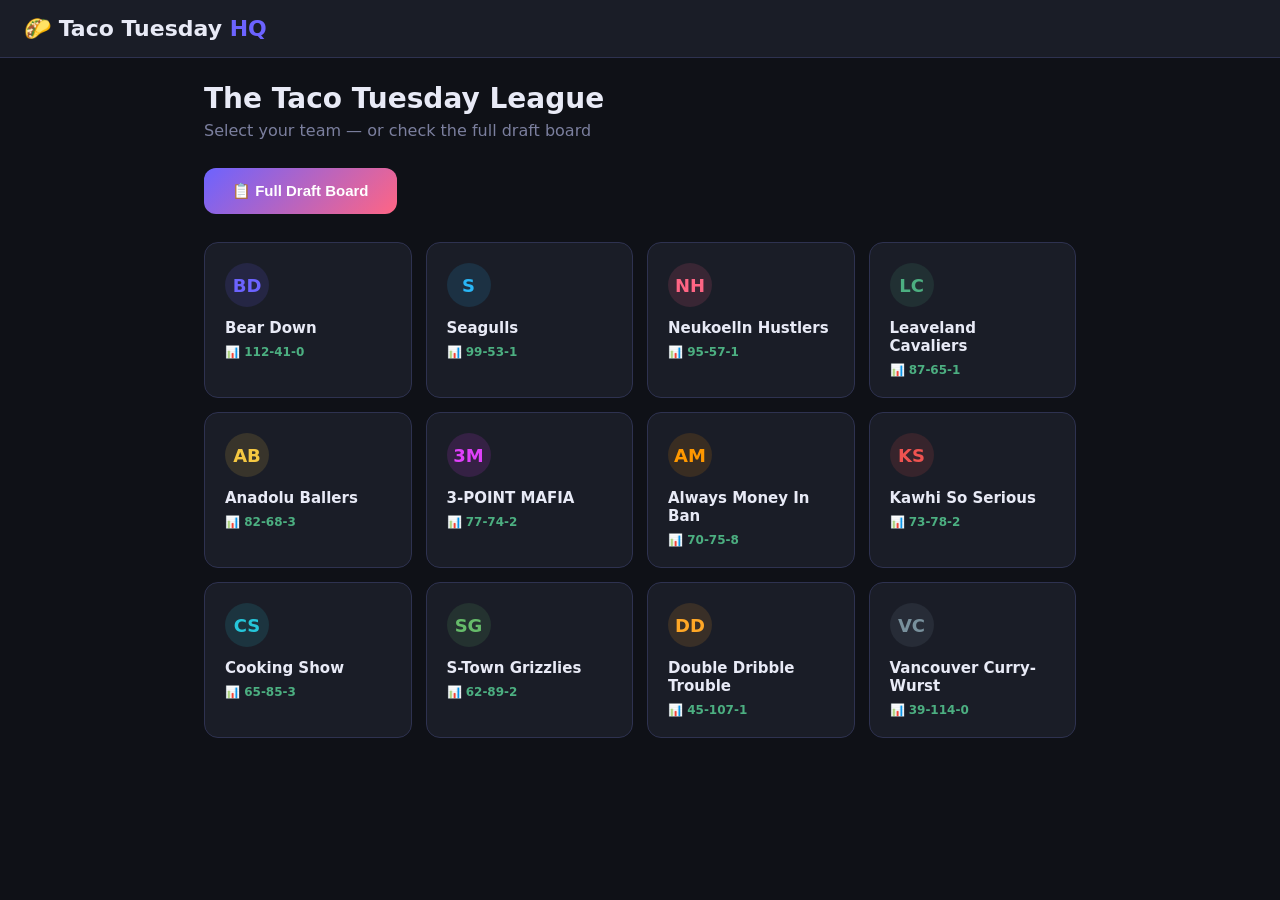
<file: TacoTuesdayHQ.html>
<index.html>
<html lang="en">
<head>
<meta charset="UTF-8">
<meta name="viewport" content="width=device-width, initial-scale=1.0">
<title>Taco Tuesday League HQ</title>
<style>
  :root {
    --bg: #0f1117;
    --surface: #1a1d27;
    --surface2: #222636;
    --border: #2e3250;
    --accent: #6c63ff;
    --accent2: #ff6584;
    --text: #e8eaf6;
    --muted: #7b7f9e;
    --green: #4caf81;
  }
  * { box-sizing: border-box; margin: 0; padding: 0; }
  body { background: var(--bg); color: var(--text); font-family: 'Segoe UI', system-ui, sans-serif; min-height: 100vh; }
  .header {
    background: var(--surface); border-bottom: 1px solid var(--border);
    padding: 16px 24px; display: flex; align-items: center; gap: 12px;
    position: sticky; top: 0; z-index: 100;
  }
  .header .logo { font-size: 22px; font-weight: 800; }
  .header .logo span { color: var(--accent); }
  .back-btn {
    background: var(--surface2); border: 1px solid var(--border); color: var(--text);
    padding: 6px 14px; border-radius: 8px; cursor: pointer; font-size: 13px;
    display: none; align-items: center; gap: 6px;
  }
  .back-btn:hover { border-color: var(--accent); }
  .page { display: none; padding: 24px; max-width: 920px; margin: 0 auto; }
  .page.active { display: block; }
  .home-title { font-size: 28px; font-weight: 700; margin-bottom: 6px; }
  .home-sub { color: var(--muted); margin-bottom: 28px; }
  .team-grid { display: grid; grid-template-columns: repeat(auto-fill, minmax(190px, 1fr)); gap: 14px; }
  .team-card {
    background: var(--surface); border: 1px solid var(--border); border-radius: 14px;
    padding: 20px; cursor: pointer; transition: all 0.18s ease; position: relative; overflow: hidden;
  }
  .team-card::before { content: ''; position: absolute; top: 0; left: 0; right: 0; height: 3px; background: var(--accent); opacity: 0; transition: opacity 0.18s; }
  .team-card:hover { border-color: var(--accent); transform: translateY(-2px); box-shadow: 0 8px 24px rgba(108,99,255,0.15); }
  .team-card:hover::before { opacity: 1; }
  .team-avatar { width: 44px; height: 44px; border-radius: 50%; display: flex; align-items: center; justify-content: center; font-weight: 800; font-size: 18px; margin-bottom: 12px; }
  .team-name { font-weight: 700; font-size: 15px; margin-bottom: 3px; }
  .team-owner { color: var(--muted); font-size: 12px; }
  .team-record { font-size: 12px; color: var(--green); margin-top: 8px; font-weight: 600; }
  .draftboard-btn {
    background: linear-gradient(135deg, var(--accent), var(--accent2)); border: none;
    color: white; padding: 14px 28px; border-radius: 12px; font-size: 15px; font-weight: 700;
    cursor: pointer; margin-bottom: 28px; display: inline-flex; align-items: center; gap: 8px; transition: opacity 0.18s;
  }
  .draftboard-btn:hover { opacity: 0.9; }
  .team-page-header { display: flex; align-items: center; gap: 16px; margin-bottom: 28px; }
  .team-page-avatar { width: 60px; height: 60px; border-radius: 50%; display: flex; align-items: center; justify-content: center; font-weight: 800; font-size: 26px; }
  .team-page-name { font-size: 24px; font-weight: 800; }
  .team-page-owner { color: var(--muted); font-size: 14px; margin-top: 2px; }
  .tabs { display: flex; gap: 4px; background: var(--surface); border-radius: 12px; padding: 5px; margin-bottom: 24px; border: 1px solid var(--border); }
  .tab { flex: 1; padding: 9px; text-align: center; border-radius: 8px; cursor: pointer; font-size: 13px; font-weight: 600; color: var(--muted); transition: all 0.15s; }
  .tab.active { background: var(--accent); color: white; }
  .tab:not(.active):hover { color: var(--text); background: var(--surface2); }
  .section-label { font-size: 11px; font-weight: 700; letter-spacing: 1px; text-transform: uppercase; color: var(--muted); margin-bottom: 10px; margin-top: 18px; }
  .player-row { background: var(--surface); border: 1px solid var(--border); border-radius: 10px; padding: 12px 16px; display: flex; align-items: center; gap: 12px; margin-bottom: 8px; }
  .pos-badge { width: 32px; height: 32px; border-radius: 8px; display: flex; align-items: center; justify-content: center; font-size: 11px; font-weight: 800; flex-shrink: 0; }
  .pos-PG { background: rgba(108,99,255,0.2); color: #a89bff; }
  .pos-SG { background: rgba(255,101,132,0.2); color: #ff8fa3; }
  .pos-SF { background: rgba(76,175,129,0.2); color: #6dddaa; }
  .pos-PF { background: rgba(245,200,66,0.2); color: #f5c842; }
  .pos-C  { background: rgba(41,182,246,0.2); color: #4fc3f7; }
  .player-name { font-weight: 600; font-size: 14px; flex: 1; }
  .player-team { color: var(--muted); font-size: 12px; }
  .pick-card { background: var(--surface); border: 1px solid var(--border); border-radius: 12px; padding: 16px; display: flex; align-items: center; gap: 16px; margin-bottom: 10px; }
  .pick-badge { background: linear-gradient(135deg, var(--accent), var(--accent2)); border-radius: 10px; padding: 10px 14px; text-align: center; flex-shrink: 0; min-width: 60px; }
  .pick-round { font-size: 10px; font-weight: 700; letter-spacing: 1px; opacity: 0.8; }
  .pick-year { font-size: 20px; font-weight: 800; }
  .pick-from { color: var(--muted); font-size: 13px; }
  .pick-from strong { color: var(--text); }
  .pick-own { font-size: 12px; font-weight: 600; margin-top: 3px; }
  .draftboard-grid { overflow-x: auto; }
  table { width: 100%; border-collapse: collapse; font-size: 12px; }
  th { background: var(--surface2); padding: 8px 10px; text-align: center; font-size: 10px; font-weight: 700; letter-spacing: 0.5px; color: var(--muted); border: 1px solid var(--border); white-space: nowrap; }
  th.round-label { background: var(--surface); color: var(--text); font-size: 12px; }
  td { padding: 8px 10px; border: 1px solid var(--border); text-align: center; vertical-align: middle; }
  .pick-cell { border-radius: 6px; padding: 5px 7px; font-weight: 600; font-size: 11px; line-height: 1.3; }
  .pick-own-cell { background: rgba(108,99,255,0.15); color: var(--accent); }
  .pick-traded-cell { background: rgba(255,101,132,0.1); color: #ff8fa3; }
  .pick-empty { color: var(--border); }
  .legend { display: flex; gap: 20px; margin-bottom: 16px; flex-wrap: wrap; }
  .legend-item { display: flex; align-items: center; gap: 8px; font-size: 12px; color: var(--muted); }
  .legend-dot { width: 12px; height: 12px; border-radius: 3px; }
  .edit-hint { background: var(--surface2); border: 1px dashed var(--border); border-radius: 10px; padding: 12px 16px; font-size: 12px; color: var(--muted); margin-top: 20px; text-align: center; }
  .edit-hint code { background: var(--surface); padding: 2px 6px; border-radius: 4px; font-family: monospace; color: var(--accent); }
</style>
</head>
<body>

<div class="header">
  <button class="back-btn" id="backBtn" onclick="goHome()">← Back</button>
  <div class="logo">🌮 Taco Tuesday <span>HQ</span></div>
</div>

<div class="page active" id="homePage">
  <div style="max-width:920px;margin:0 auto;">
    <div class="home-title">The Taco Tuesday League</div>
    <div class="home-sub">Select your team — or check the full draft board</div>
    <button class="draftboard-btn" onclick="showDraftboard()">📋 Full Draft Board</button>
    <div class="team-grid" id="teamGrid"></div>
  </div>
</div>

<div class="page" id="teamPage">
  <div class="team-page-header" id="teamHeader"></div>
  <div class="tabs">
    <div class="tab active" onclick="switchTab('roster')">🏀 Roster</div>
    <div class="tab" onclick="switchTab('picks')">🎯 My Picks</div>
  </div>
  <div id="tabContent"></div>
</div>

<div class="page" id="draftboardPage">
  <h2 style="margin-bottom:6px;">📋 Full Draft Board</h2>
  <p style="color:var(--muted);font-size:13px;margin-bottom:20px;">All traded picks already reflected</p>
  <div class="legend">
    <div class="legend-item"><div class="legend-dot" style="background:rgba(108,99,255,0.4)"></div>Own pick (kept)</div>
    <div class="legend-item"><div class="legend-dot" style="background:rgba(255,101,132,0.3)"></div>Traded away → shows new holder</div>
  </div>
  <div class="draftboard-grid" id="draftboardContent"></div>
  <div class="edit-hint">✏️ After trades, update <code>currentOwner</code> in the <code>PICKS</code> array</div>
</div>

<script>
const TEAMS = [
  { id:1,  name:"Bear Down",             owner:"",  record:"112-41-0", color:"#6c63ff" },
  { id:2,  name:"Seagulls",              owner:"",  record:"99-53-1",  color:"#29b6f6" },
  { id:3,  name:"Neukoelln Hustlers",    owner:"",  record:"95-57-1",  color:"#ff6584" },
  { id:4,  name:"Leaveland Cavaliers",   owner:"",  record:"87-65-1",  color:"#4caf81" },
  { id:5,  name:"Anadolu Ballers",       owner:"",  record:"82-68-3",  color:"#f5c842" },
  { id:6,  name:"3-POINT MAFIA",         owner:"",  record:"77-74-2",  color:"#e040fb" },
  { id:7,  name:"Always Money In Ban",   owner:"",  record:"70-75-8",  color:"#ff9800" },
  { id:8,  name:"Kawhi So Serious",      owner:"",  record:"73-78-2",  color:"#ef5350" },
  { id:9,  name:"Cooking Show",          owner:"",  record:"65-85-3",  color:"#26c6da" },
  { id:10, name:"S-Town Grizzlies",      owner:"",  record:"62-89-2",  color:"#66bb6a" },
  { id:11, name:"Double Dribble Trouble",owner:"",  record:"45-107-1", color:"#ffa726" },
  { id:12, name:"Vancouver Curry-Wurst", owner:"",  record:"39-114-0", color:"#78909c" },
];

const ROSTERS = {
  1: [ // Bear Down
    { name:"LaMelo Ball",          pos:"PG", team:"CHA" },
    { name:"Reed Sheppard",        pos:"SG", team:"HOU" },
    { name:"Amen Thompson",        pos:"SF", team:"HOU" },
    { name:"Moussa Diabate",       pos:"PF", team:"CHA" },
    { name:"Alperen Sengun",       pos:"C",  team:"HOU" },
    { name:"Immanuel Quickley",    pos:"PG", team:"TOR" },
    { name:"Zion Williamson",      pos:"PF", team:"NO"  },
    { name:"Jordan Poole",         pos:"SG", team:"NO"  },
    { name:"Grant Williams",       pos:"PF", team:"CHA" },
    { name:"Alondes Williams",     pos:"SG", team:"WSH" },
    { name:"Cooper Flagg",         pos:"SF", team:"DAL" },
    { name:"Neemias Queta",        pos:"C",  team:"BOS" },
    { name:"Dyson Daniels",        pos:"SG", team:"ATL" },
    { name:"Kawhi Leonard",        pos:"SF", team:"LAC" },
  ],
  2: [ // Seagulls
    { name:"Tyler Herro",          pos:"SG", team:"MIA" },
    { name:"Sion James",           pos:"SF", team:"CHA" },
    { name:"Justin Champagnie",    pos:"SF", team:"WSH" },
    { name:"Jabari Smith Jr.",     pos:"PF", team:"HOU" },
    { name:"Derik Queen",          pos:"C",  team:"NO"  },
    { name:"Bub Carrington",       pos:"PG", team:"WSH" },
    { name:"Jaime Jaquez Jr.",     pos:"SF", team:"MIA" },
    { name:"LeBron James",         pos:"SF", team:"LAL" },
    { name:"Stephen Curry",        pos:"PG", team:"GS"  },
    { name:"Tristan Vukcevic",     pos:"PF", team:"WSH" },
    { name:"Ryan Rollins",         pos:"SG", team:"MIL" },
    { name:"Jaylen Brown",         pos:"SF", team:"BOS" },
    { name:"Kyle Kuzma",           pos:"PF", team:"MIL" },
    { name:"Jaden McDaniels",      pos:"SF", team:"MIN" },
  ],
  3: [ // Neukoelln Hustlers
    { name:"Vit Krejci",           pos:"PG", team:"POR" },
    { name:"Scottie Barnes",       pos:"SF", team:"TOR" },
    { name:"Kevin Durant",         pos:"PF", team:"HOU" },
    { name:"RJ Barrett",           pos:"SF", team:"TOR" },
    { name:"Deandre Ayton",        pos:"C",  team:"LAL" },
    { name:"Brandin Podziemski",   pos:"SG", team:"GS"  },
    { name:"Kristaps Porzingis",   pos:"C",  team:"GS"  },
    { name:"Shai Gilgeous-Alexander",pos:"PG",team:"OKC"},
    { name:"Nikola Vucevic",       pos:"C",  team:"BOS" },
    { name:"Pat Spencer",          pos:"PG", team:"GS"  },
    { name:"Paul George",          pos:"SF", team:"PHI" },
    { name:"Klay Thompson",        pos:"SG", team:"DAL" },
    { name:"Aaron Wiggins",        pos:"SG", team:"OKC" },
    { name:"Luguentz Dort",        pos:"SG", team:"OKC" },
  ],
  4: [ // Leaveland Cavaliers
    { name:"Jrue Holiday",         pos:"PG", team:"POR" },
    { name:"Svi Mykhailiuk",       pos:"SG", team:"UTAH"},
    { name:"Brandon Ingram",       pos:"SF", team:"TOR" },
    { name:"Jerami Grant",         pos:"PF", team:"POR" },
    { name:"Clint Capela",         pos:"C",  team:"HOU" },
    { name:"Rui Hachimura",        pos:"PF", team:"LAL" },
    { name:"Donovan Clingan",      pos:"C",  team:"POR" },
    { name:"Cam Thomas",           pos:"SG", team:"MIL" },
    { name:"Jamal Shead",          pos:"PG", team:"TOR" },
    { name:"Gary Payton II",       pos:"SG", team:"GS"  },
    { name:"Keegan Murray",        pos:"PF", team:"SAC" },
    { name:"Cedric Coward",        pos:"SF", team:"MEM" },
    { name:"Danny Wolf",           pos:"PF", team:"BKN" },
    { name:"Yanic Konan Niederhauser",pos:"C",team:"LAC"},
    { name:"Mouhamed Gueye",       pos:"PF", team:"ATL" },
    { name:"Dennis Schroder",      pos:"PG", team:"CLE" },
    { name:"Ty Jerome",            pos:"PG", team:"MEM" },
    { name:"De'Andre Hunter",      pos:"SF", team:"SAC" },
    { name:"Josh Hart",            pos:"SF", team:"NY"  },
  ],
  5: [ // Anadolu Ballers
    { name:"Dru Smith",            pos:"PG", team:"MIA" },
    { name:"Bilal Coulibaly",      pos:"SF", team:"WSH" },
    { name:"Andrew Wiggins",       pos:"SF", team:"MIA" },
    { name:"Jarred Vanderbilt",    pos:"PF", team:"LAL" },
    { name:"Jakob Poeltl",         pos:"C",  team:"TOR" },
    { name:"Austin Reaves",        pos:"SG", team:"LAL" },
    { name:"Saddiq Bey",           pos:"SF", team:"NO"  },
    { name:"Tyrese Maxey",         pos:"PG", team:"PHI" },
    { name:"Jalen Duren",          pos:"C",  team:"DET" },
    { name:"Payton Pritchard",     pos:"PG", team:"BOS" },
    { name:"Goga Bitadze",         pos:"C",  team:"ORL" },
    { name:"Precious Achiuwa",     pos:"PF", team:"SAC" },
    { name:"Zach Collins",         pos:"C",  team:"CHI" },
    { name:"Ousmane Dieng",        pos:"SF", team:"MIL" },
    { name:"Jaylin Williams",      pos:"C",  team:"OKC" },
    { name:"Kelly Olynyk",         pos:"C",  team:"SA"  },
    { name:"Kyle Anderson",        pos:"SF", team:"FA"  },
    { name:"Terance Mann",         pos:"SG", team:"BKN" },
    { name:"AJ Green",             pos:"SG", team:"MIL" },
  ],
  6: [ // 3-POINT MAFIA
    { name:"Davion Mitchell",      pos:"PG", team:"MIA" },
    { name:"Sidy Cissoko",         pos:"SG", team:"POR" },
    { name:"Toumani Camara",       pos:"PF", team:"POR" },
    { name:"Jake LaRavia",         pos:"PF", team:"LAL" },
    { name:"Kevin Love",           pos:"PF", team:"UTAH"},
    { name:"Tre Johnson",          pos:"SG", team:"WSH" },
    { name:"Kyle Filipowski",      pos:"PF", team:"UTAH"},
    { name:"Pelle Larsson",        pos:"SG", team:"MIA" },
    { name:"Gui Santos",           pos:"SF", team:"GS"  },
    { name:"Karlo Matkovic",       pos:"PF", team:"NO"  },
    { name:"Walter Clayton Jr.",   pos:"SG", team:"MEM" },
    { name:"Gary Trent Jr.",       pos:"SG", team:"MIL" },
    { name:"Isaiah Joe",           pos:"SG", team:"OKC" },
    { name:"Isaac Okoro",          pos:"SF", team:"CHI" },
    { name:"Bruce Brown",          pos:"SG", team:"DEN" },
    { name:"Keyonte George",       pos:"PG", team:"UTAH"},
    { name:"Quentin Grimes",       pos:"SG", team:"PHI" },
    { name:"Bobby Portis",         pos:"PF", team:"MIL" },
    { name:"Keldon Johnson",       pos:"SF", team:"SA"  },
    { name:"James Harden",         pos:"PG", team:"CLE" },
    { name:"Jamal Murray",         pos:"PG", team:"DEN" },
    { name:"Corey Kispert",        pos:"SF", team:"ATL" },
    { name:"Zach LaVine",          pos:"SG", team:"SAC" },
    { name:"Christian Braun",      pos:"SG", team:"DEN" },
    { name:"Harrison Barnes",      pos:"PF", team:"SA"  },
    { name:"Julius Randle",        pos:"PF", team:"MIN" },
    { name:"Duncan Robinson",      pos:"SF", team:"DET" },
    { name:"Jalen Smith",          pos:"PF", team:"CHI" },
    { name:"Jarrett Allen",        pos:"C",  team:"CLE" },
    { name:"Dillon Brooks",        pos:"SF", team:"PHX" },
    { name:"Aaron Nesmith",        pos:"SF", team:"IND" },
  ],
  7: [ // Always Money In The Ban...
    { name:"Sharife Cooper",       pos:"PG", team:"WSH" },
    { name:"John Konchar",         pos:"SG", team:"UTAH"},
    { name:"Miles Bridges",        pos:"SF", team:"CHA" },
    { name:"Dorian Finney-Smith",  pos:"PF", team:"HOU" },
    { name:"Robert Williams III",  pos:"C",  team:"POR" },
    { name:"Draymond Green",       pos:"PF", team:"GS"  },
    { name:"Brice Sensabaugh",     pos:"SF", team:"UTAH"},
    { name:"Jalen Brunson",        pos:"PG", team:"NY"  },
    { name:"Derrick White",        pos:"SG", team:"BOS" },
    { name:"Anthony Gill",         pos:"PF", team:"WSH" },
    { name:"Stephon Castle",       pos:"PG", team:"SA"  },
    { name:"Evan Mobley",          pos:"PF", team:"CLE" },
    { name:"Kevin Huerter",        pos:"SG", team:"DET" },
    { name:"Andre Drummond",       pos:"C",  team:"PHI" },
    { name:"Wendell Carter Jr.",   pos:"C",  team:"ORL" },
    { name:"Myles Turner",         pos:"C",  team:"MIL" },
    { name:"Ja Morant",            pos:"PG", team:"MEM" },
    { name:"Kelly Oubre Jr.",      pos:"SF", team:"PHI" },
    { name:"Ayo Dosunmu",          pos:"SG", team:"MIN" },
    { name:"Tobias Harris",        pos:"PF", team:"DET" },
    { name:"Naji Marshall",        pos:"SF", team:"DAL" },
    { name:"Mikal Bridges",        pos:"SF", team:"NY"  },
    { name:"Derrick Jones Jr.",    pos:"SF", team:"LAC" },
    { name:"Keon Ellis",           pos:"SG", team:"CLE" },
    { name:"Grayson Allen",        pos:"SG", team:"PHX" },
    { name:"Jericho Sims",         pos:"C",  team:"MIL" },
    { name:"Quenton Jackson",      pos:"PG", team:"IND" },
    { name:"Landry Shamet",        pos:"SG", team:"NY"  },
    { name:"Rudy Gobert",          pos:"C",  team:"MIN" },
    { name:"Noa Essengue",         pos:"PF", team:"CHI" },
    { name:"Anthony Davis",        pos:"C",  team:"WSH" },
  ],
  8: [ // Kawhi So Serious
    { name:"Tre Mann",             pos:"PG", team:"CHA" },
    { name:"De'Anthony Melton",    pos:"PG", team:"GS"  },
    { name:"Deni Avdija",          pos:"SF", team:"POR" },
    { name:"Bam Adebayo",          pos:"C",  team:"MIA" },
    { name:"Xavier Tillman",       pos:"PF", team:"CHA" },
    { name:"Aaron Holiday",        pos:"PG", team:"HOU" },
    { name:"Tari Eason",           pos:"SF", team:"HOU" },
    { name:"Yves Missi",           pos:"C",  team:"NO"  },
    { name:"Luka Doncic",          pos:"PG", team:"LAL" },
    { name:"Chet Holmgren",        pos:"C",  team:"OKC" },
    { name:"Dylan Harper",         pos:"PG", team:"SA"  },
    { name:"Mitchell Robinson",    pos:"C",  team:"NY"  },
    { name:"Jose Alvarado",        pos:"PG", team:"NY"  },
    { name:"Royce O'Neale",        pos:"SF", team:"PHX" },
    { name:"Jaylen Wells",         pos:"SG", team:"MEM" },
    { name:"Jaylon Tyson",         pos:"SG", team:"CLE" },
    { name:"Jonathan Isaac",       pos:"PF", team:"ORL" },
    { name:"Tim Hardaway Jr.",     pos:"SG", team:"DEN" },
    { name:"Cody Martin",          pos:"SG", team:"IND" },
    { name:"Alex Caruso",          pos:"SG", team:"OKC" },
    { name:"Nickeil Alexander-Walker",pos:"SG",team:"ATL"},
    { name:"Domantas Sabonis",     pos:"C",  team:"SAC" },
    { name:"Nic Claxton",          pos:"C",  team:"BKN" },
    { name:"Zach Edey",            pos:"C",  team:"MEM" },
    { name:"Isaiah Hartenstein",   pos:"C",  team:"OKC" },
    { name:"Larry Nance Jr.",      pos:"PF", team:"CLE" },
    { name:"Isaiah Stewart",       pos:"C",  team:"DET" },
    { name:"Devin Carter",         pos:"PG", team:"SAC" },
    { name:"Fred VanVleet",        pos:"PG", team:"HOU" },
    { name:"Kris Murray",          pos:"PF", team:"POR" },
  ],
  9: [ // Cooking Show
    { name:"Kasparas Jakucionis",  pos:"PG", team:"MIA" },
    { name:"Caleb Love",           pos:"SG", team:"POR" },
    { name:"Gradey Dick",          pos:"SG", team:"TOR" },
    { name:"Tidjane Salaun",       pos:"PF", team:"CHA" },
    { name:"Kevon Looney",         pos:"C",  team:"NO"  },
    { name:"Moses Moody",          pos:"SG", team:"GS"  },
    { name:"Collin Murray-Boyles", pos:"PF", team:"TOR" },
    { name:"Lauri Markkanen",      pos:"PF", team:"UTAH"},
    { name:"Marcus Smart",         pos:"SG", team:"LAL" },
    { name:"Donovan Mitchell",     pos:"SG", team:"CLE" },
    { name:"Khaman Maluach",       pos:"C",  team:"PHX" },
    { name:"Kris Dunn",            pos:"PG", team:"LAC" },
    { name:"Tre Jones",            pos:"PG", team:"CHI" },
    { name:"Bones Hyland",         pos:"PG", team:"MIN" },
    { name:"P.J. Washington",      pos:"PF", team:"DAL" },
    { name:"Luke Kornet",          pos:"C",  team:"SA"  },
    { name:"Kentavious Caldwell-Pope",pos:"SG",team:"MEM"},
    { name:"Michael Porter Jr.",   pos:"SF", team:"BKN" },
    { name:"Devin Booker",         pos:"PG", team:"PHX" },
    { name:"Cason Wallace",        pos:"SG", team:"OKC" },
    { name:"Lonzo Ball",           pos:"PG", team:"FA"  },
    { name:"Buddy Hield",          pos:"SG", team:"ATL" },
    { name:"Nikola Topic",         pos:"PG", team:"OKC" },
    { name:"Julian Strawther",     pos:"SF", team:"DEN" },
    { name:"Jock Landale",         pos:"C",  team:"ATL" },
    { name:"Jeremy Sochan",        pos:"PF", team:"NY"  },
    { name:"Cameron Johnson",      pos:"SF", team:"DEN" },
    { name:"Luka Garza",           pos:"C",  team:"BOS" },
    { name:"Jonathan Kuminga",     pos:"PF", team:"ATL" },
    { name:"Obi Toppin",           pos:"PF", team:"IND" },
    { name:"Damian Lillard",       pos:"PG", team:"POR" },
  ],
  10: [ // S-Town Grizzlies
    { name:"Scoot Henderson",      pos:"PG", team:"POR" },
    { name:"Ja'Kobe Walter",       pos:"SG", team:"TOR" },
    { name:"Will Riley",           pos:"SF", team:"WSH" },
    { name:"Ace Bailey",           pos:"SF", team:"UTAH"},
    { name:"Kel'el Ware",          pos:"C",  team:"MIA" },
    { name:"Cody Williams",        pos:"SG", team:"UTAH"},
    { name:"Kyshawn George",       pos:"SG", team:"WSH" },
    { name:"Jeremiah Fears",       pos:"SG", team:"NO"  },
    { name:"Alex Sarr",            pos:"C",  team:"WSH" },
    { name:"Trey Murphy III",      pos:"SF", team:"NO"  },
    { name:"Carter Bryant",        pos:"SF", team:"SA"  },
    { name:"Maxime Raynaud",       pos:"C",  team:"SAC" },
    { name:"Ryan Dunn",            pos:"SF", team:"PHX" },
    { name:"Ronald Holland II",    pos:"SF", team:"DET" },
    { name:"Rob Dillingham",       pos:"PG", team:"CHI" },
    { name:"Devin Vassell",        pos:"SG", team:"SA"  },
    { name:"Noah Clowney",         pos:"PF", team:"BKN" },
    { name:"Jared McCain",         pos:"SG", team:"OKC" },
    { name:"Max Christie",         pos:"SG", team:"DAL" },
    { name:"OG Anunoby",           pos:"SF", team:"NY"  },
    { name:"Daniel Gafford",       pos:"C",  team:"DAL" },
    { name:"Sam Merrill",          pos:"SG", team:"CLE" },
    { name:"Marvin Bagley III",    pos:"PF", team:"DAL" },
    { name:"Oso Ighodaro",         pos:"PF", team:"PHX" },
    { name:"Drake Powell",         pos:"SG", team:"BKN" },
    { name:"DaRon Holmes II",      pos:"PF", team:"DEN" },
    { name:"Desmond Bane",         pos:"SG", team:"ORL" },
    { name:"Mark Williams",        pos:"C",  team:"PHX" },
    { name:"Jalen Williams",       pos:"SF", team:"OKC" },
    { name:"Franz Wagner",         pos:"SF", team:"ORL" },
    { name:"Jaden Ivey",           pos:"SG", team:"CHI" },
  ],
  11: [ // Double Dribble Trouble
    { name:"Isaiah Collier",       pos:"PG", team:"UTAH"},
    { name:"Kon Knueppel",         pos:"SG", team:"CHA" },
    { name:"Brandon Miller",       pos:"SF", team:"CHA" },
    { name:"Sandro Mamukelashvili",pos:"PF", team:"TOR" },
    { name:"Trayce Jackson-Davis", pos:"PF", team:"TOR" },
    { name:"Vince Williams Jr.",   pos:"SG", team:"UTAH"},
    { name:"Herbert Jones",        pos:"SF", team:"NO"  },
    { name:"Kevin Porter Jr.",     pos:"SG", team:"MIL" },
    { name:"Anthony Black",        pos:"PG", team:"ORL" },
    { name:"Anfernee Simons",      pos:"SG", team:"CHI" },
    { name:"Joan Beringer",        pos:"C",  team:"MIN" },
    { name:"Asa Newell",           pos:"PF", team:"ATL" },
    { name:"Jase Richardson",      pos:"SG", team:"ORL" },
    { name:"Nolan Traore",         pos:"PG", team:"BKN" },
    { name:"Noah Penda",           pos:"PF", team:"ORL" },
    { name:"Koby Brea",            pos:"SG", team:"PHX" },
    { name:"Johni Broome",         pos:"PF", team:"PHI" },
    { name:"Giannis Antetokounmpo",pos:"PF", team:"MIL" },
    { name:"Ben Sheppard",         pos:"SG", team:"IND" },
    { name:"Miles McBride",        pos:"PG", team:"NY"  },
    { name:"Isaiah Jackson",       pos:"PF", team:"LAC" },
    { name:"Zaccharie Risacher",   pos:"SF", team:"ATL" },
    { name:"Darius Garland",       pos:"PG", team:"LAC" },
    { name:"Patrick Williams",     pos:"PF", team:"CHI" },
    { name:"Jalen Wilson",         pos:"PF", team:"BKN" },
    { name:"Craig Porter Jr.",     pos:"SG", team:"CLE" },
    { name:"Brandon Williams",     pos:"PG", team:"DAL" },
    { name:"Paul Reed",            pos:"C",  team:"DET" },
    { name:"Cole Anthony",         pos:"PG", team:"FA"  },
    { name:"Walker Kessler",       pos:"C",  team:"UTAH"},
    { name:"Jayson Tatum",         pos:"PF", team:"BOS" },
  ],
  12: [ // Vancouver Curry-Wurst
    { name:"JD Davison",           pos:"PG", team:"HOU" },
    { name:"Alijah Martin",        pos:"SG", team:"TOR" },
    { name:"Norman Powell",        pos:"SG", team:"MIA" },
    { name:"Will Richard",         pos:"SG", team:"GS"  },
    { name:"Ryan Kalkbrenner",     pos:"C",  team:"CHA" },
    { name:"Bronny James",         pos:"PG", team:"LAL" },
    { name:"Al Horford",           pos:"C",  team:"GS"  },
    { name:"Luke Kennard",         pos:"SG", team:"LAL" },
    { name:"Dalton Knecht",        pos:"SG", team:"LAL" },
    { name:"Quinten Post",         pos:"C",  team:"GS"  },
    { name:"Egor Demin",           pos:"PG", team:"BKN" },
    { name:"Yang Hansen",          pos:"C",  team:"POR" },
    { name:"Hugo Gonzalez",        pos:"SF", team:"BOS" },
    { name:"Nique Clifford",       pos:"SG", team:"SAC" },
    { name:"Ben Saraf",            pos:"SG", team:"BKN" },
    { name:"Johnny Furphy",        pos:"SG", team:"IND" },
    { name:"Brook Lopez",          pos:"C",  team:"LAC" },
    { name:"John Collins",         pos:"PF", team:"LAC" },
    { name:"Collin Sexton",        pos:"SG", team:"CHI" },
    { name:"Terrence Shannon Jr.", pos:"SG", team:"MIN" },
    { name:"DeMar DeRozan",        pos:"SF", team:"SAC" },
    { name:"Scotty Pippen Jr.",    pos:"PG", team:"MEM" },
    { name:"D'Angelo Russell",     pos:"PG", team:"WSH" },
    { name:"T.J. McConnell",       pos:"PG", team:"IND" },
    { name:"CJ McCollum",          pos:"SG", team:"ATL" },
    { name:"Nikola Jovic",         pos:"PF", team:"MIA" },
    { name:"Ryan Nembhard",        pos:"PG", team:"DAL" },
    { name:"Josh Minott",          pos:"SF", team:"BKN" },
    { name:"Coby White",           pos:"PG", team:"CHA" },
    { name:"Steven Adams",         pos:"C",  team:"HOU" },
    { name:"Tyrese Haliburton",    pos:"PG", team:"IND" },
  ],
};

// ✏️ PICKS — update currentOwner after every trade!
const PICKS = [
  // --- 2025 Round 1 ---
  {year:2025,round:1,originalOwner:1, currentOwner:1 },
  {year:2025,round:1,originalOwner:2, currentOwner:2 },
  {year:2025,round:1,originalOwner:3, currentOwner:3 },
  {year:2025,round:1,originalOwner:4, currentOwner:4 },
  {year:2025,round:1,originalOwner:5, currentOwner:5 },
  {year:2025,round:1,originalOwner:6, currentOwner:6 },
  {year:2025,round:1,originalOwner:7, currentOwner:7 },
  {year:2025,round:1,originalOwner:8, currentOwner:8 },
  {year:2025,round:1,originalOwner:9, currentOwner:9 },
  {year:2025,round:1,originalOwner:10,currentOwner:10},
  {year:2025,round:1,originalOwner:11,currentOwner:11},
  {year:2025,round:1,originalOwner:12,currentOwner:12},
  // --- 2025 Round 2 ---
  {year:2025,round:2,originalOwner:1, currentOwner:1 },
  {year:2025,round:2,originalOwner:2, currentOwner:2 },
  {year:2025,round:2,originalOwner:3, currentOwner:3 },
  {year:2025,round:2,originalOwner:4, currentOwner:4 },
  {year:2025,round:2,originalOwner:5, currentOwner:5 },
  {year:2025,round:2,originalOwner:6, currentOwner:6 },
  {year:2025,round:2,originalOwner:7, currentOwner:7 },
  {year:2025,round:2,originalOwner:8, currentOwner:8 },
  {year:2025,round:2,originalOwner:9, currentOwner:9 },
  {year:2025,round:2,originalOwner:10,currentOwner:10},
  {year:2025,round:2,originalOwner:11,currentOwner:11},
  {year:2025,round:2,originalOwner:12,currentOwner:12},
  // --- 2025 Round 3 ---
  {year:2025,round:3,originalOwner:1, currentOwner:1 },
  {year:2025,round:3,originalOwner:2, currentOwner:2 },
  {year:2025,round:3,originalOwner:3, currentOwner:3 },
  {year:2025,round:3,originalOwner:4, currentOwner:4 },
  {year:2025,round:3,originalOwner:5, currentOwner:5 },
  {year:2025,round:3,originalOwner:6, currentOwner:6 },
  {year:2025,round:3,originalOwner:7, currentOwner:7 },
  {year:2025,round:3,originalOwner:8, currentOwner:8 },
  {year:2025,round:3,originalOwner:9, currentOwner:9 },
  {year:2025,round:3,originalOwner:10,currentOwner:10},
  {year:2025,round:3,originalOwner:11,currentOwner:11},
  {year:2025,round:3,originalOwner:12,currentOwner:12},
  // --- 2026 Round 1 ---
  {year:2026,round:1,originalOwner:1, currentOwner:1 },
  {year:2026,round:1,originalOwner:2, currentOwner:2 },
  {year:2026,round:1,originalOwner:3, currentOwner:3 },
  {year:2026,round:1,originalOwner:4, currentOwner:4 },
  {year:2026,round:1,originalOwner:5, currentOwner:5 },
  {year:2026,round:1,originalOwner:6, currentOwner:6 },
  {year:2026,round:1,originalOwner:7, currentOwner:7 },
  {year:2026,round:1,originalOwner:8, currentOwner:8 },
  {year:2026,round:1,originalOwner:9, currentOwner:9 },
  {year:2026,round:1,originalOwner:10,currentOwner:10},
  {year:2026,round:1,originalOwner:11,currentOwner:11},
  {year:2026,round:1,originalOwner:12,currentOwner:12},
  // --- 2026 Round 2 ---
  {year:2026,round:2,originalOwner:1, currentOwner:1 },
  {year:2026,round:2,originalOwner:2, currentOwner:2 },
  {year:2026,round:2,originalOwner:3, currentOwner:3 },
  {year:2026,round:2,originalOwner:4, currentOwner:4 },
  {year:2026,round:2,originalOwner:5, currentOwner:5 },
  {year:2026,round:2,originalOwner:6, currentOwner:6 },
  {year:2026,round:2,originalOwner:7, currentOwner:7 },
  {year:2026,round:2,originalOwner:8, currentOwner:8 },
  {year:2026,round:2,originalOwner:9, currentOwner:9 },
  {year:2026,round:2,originalOwner:10,currentOwner:10},
  {year:2026,round:2,originalOwner:11,currentOwner:11},
  {year:2026,round:2,originalOwner:12,currentOwner:12},
  // --- 2026 Round 3 ---
  {year:2026,round:3,originalOwner:1, currentOwner:1 },
  {year:2026,round:3,originalOwner:2, currentOwner:2 },
  {year:2026,round:3,originalOwner:3, currentOwner:3 },
  {year:2026,round:3,originalOwner:4, currentOwner:4 },
  {year:2026,round:3,originalOwner:5, currentOwner:5 },
  {year:2026,round:3,originalOwner:6, currentOwner:6 },
  {year:2026,round:3,originalOwner:7, currentOwner:7 },
  {year:2026,round:3,originalOwner:8, currentOwner:8 },
  {year:2026,round:3,originalOwner:9, currentOwner:9 },
  {year:2026,round:3,originalOwner:10,currentOwner:10},
  {year:2026,round:3,originalOwner:11,currentOwner:11},
  {year:2026,round:3,originalOwner:12,currentOwner:12},
];

// ============================================================
//  APP LOGIC
// ============================================================
let currentTeamId = null;
let currentTab = 'roster';
const teamMap = {};
TEAMS.forEach(t => teamMap[t.id] = t);

function getInitials(name) {
  return name.split(' ').map(w => w[0]).join('').slice(0, 2).toUpperCase();
}

function renderHome() {
  document.getElementById('teamGrid').innerHTML = TEAMS.map(t => `
    <div class="team-card" onclick="showTeam(${t.id})">
      <div class="team-avatar" style="background:${t.color}22;color:${t.color};">${getInitials(t.name)}</div>
      <div class="team-name">${t.name}</div>
      <div class="team-record">📊 ${t.record}</div>
    </div>
  `).join('');
}

function showTeam(id) {
  currentTeamId = id; currentTab = 'roster';
  const t = teamMap[id];
  document.getElementById('teamHeader').innerHTML = `
    <div class="team-page-avatar" style="background:${t.color}22;color:${t.color};">${getInitials(t.name)}</div>
    <div>
      <div class="team-page-name">${t.name}</div>
      <div class="team-page-owner" style="color:var(--green);">📊 ${t.record}</div>
    </div>
  `;
  document.querySelectorAll('.tab').forEach((el, i) => el.classList.toggle('active', i === 0));
  renderTab();
  navigate('teamPage');
}

function switchTab(tab) {
  currentTab = tab;
  document.querySelectorAll('.tab').forEach((el, i) => {
    el.classList.toggle('active', (i===0&&tab==='roster')||(i===1&&tab==='picks'));
  });
  renderTab();
}

function renderTab() {
  document.getElementById('tabContent').innerHTML =
    currentTab === 'roster' ? renderRoster(currentTeamId) : renderPicks(currentTeamId);
}

function renderRoster(id) {
  const roster = ROSTERS[id] || [];
  let html = '';
  ['PG','SG','SF','PF','C'].forEach(pos => {
    const players = roster.filter(p => p.pos === pos);
    if (!players.length) return;
    html += `<div class="section-label">${pos}</div>`;
    players.forEach(p => {
      html += `<div class="player-row">
        <div class="pos-badge pos-${p.pos}">${p.pos}</div>
        <div class="player-name">${p.name}</div>
        <div class="player-team">${p.team}</div>
      </div>`;
    });
  });
  return html;
}

function renderPicks(id) {
  const myPicks = PICKS.filter(p => p.currentOwner === id);
  if (!myPicks.length) return '<p style="color:var(--muted);padding:20px 0;">No picks held.</p>';
  const years  = [...new Set(myPicks.map(p => p.year))].sort();
  const rounds = [...new Set(myPicks.map(p => p.round))].sort();
  let html = '';
  years.forEach(year => {
    rounds.forEach(round => {
      const pick = myPicks.find(p => p.year === year && p.round === round);
      if (!pick) return;
      const traded = pick.originalOwner !== pick.currentOwner;
      const orig = teamMap[pick.originalOwner];
      html += `<div class="pick-card">
        <div class="pick-badge">
          <div class="pick-round">ROUND ${round}</div>
          <div class="pick-year">${year}</div>
        </div>
        <div>
          ${traded
            ? `<div class="pick-from">Via <strong>${orig.name}</strong></div><div class="pick-own" style="color:#ff8fa3;">🔄 Traded pick</div>`
            : `<div class="pick-from"><strong>Own pick</strong></div><div class="pick-own" style="color:var(--green);">✓ Original</div>`
          }
        </div>
      </div>`;
    });
  });
  return html;
}

function showDraftboard() {
  const years  = [...new Set(PICKS.map(p => p.year))].sort();
  const rounds = [...new Set(PICKS.map(p => p.round))].sort();
  let html = '';
  years.forEach(year => {
    html += `<h3 style="margin:24px 0 12px;font-size:16px;">${year} Draft</h3>
    <table><thead><tr><th class="round-label">Rnd</th>`;
    TEAMS.forEach(t => { html += `<th>${t.name.split(' ')[0]}</th>`; });
    html += '</tr></thead><tbody>';
    rounds.forEach(round => {
      html += `<tr><td style="font-weight:700;color:var(--muted);white-space:nowrap;">R${round}</td>`;
      TEAMS.forEach(t => {
        const pick = PICKS.find(p => p.year===year && p.round===round && p.originalOwner===t.id);
        if (!pick) { html += `<td><span class="pick-empty">—</span></td>`; return; }
        const traded = pick.currentOwner !== pick.originalOwner;
        const holder = teamMap[pick.currentOwner];
        html += `<td><div class="pick-cell ${traded ? 'pick-traded-cell' : 'pick-own-cell'}">
          ${traded ? '→ '+holder.name.split(' ')[0] : '✓ Keep'}</div></td>`;
      });
      html += '</tr>';
    });
    html += '</tbody></table>';
  });
  document.getElementById('draftboardContent').innerHTML = html;
  navigate('draftboardPage');
}

function navigate(pageId) {
  document.querySelectorAll('.page').forEach(p => p.classList.remove('active'));
  document.getElementById(pageId).classList.add('active');
  document.getElementById('backBtn').style.display = pageId !== 'homePage' ? 'flex' : 'none';
  window.scrollTo(0, 0);
}

function goHome() { navigate('homePage'); }
renderHome();
</script>
</body>

</html>
</file>
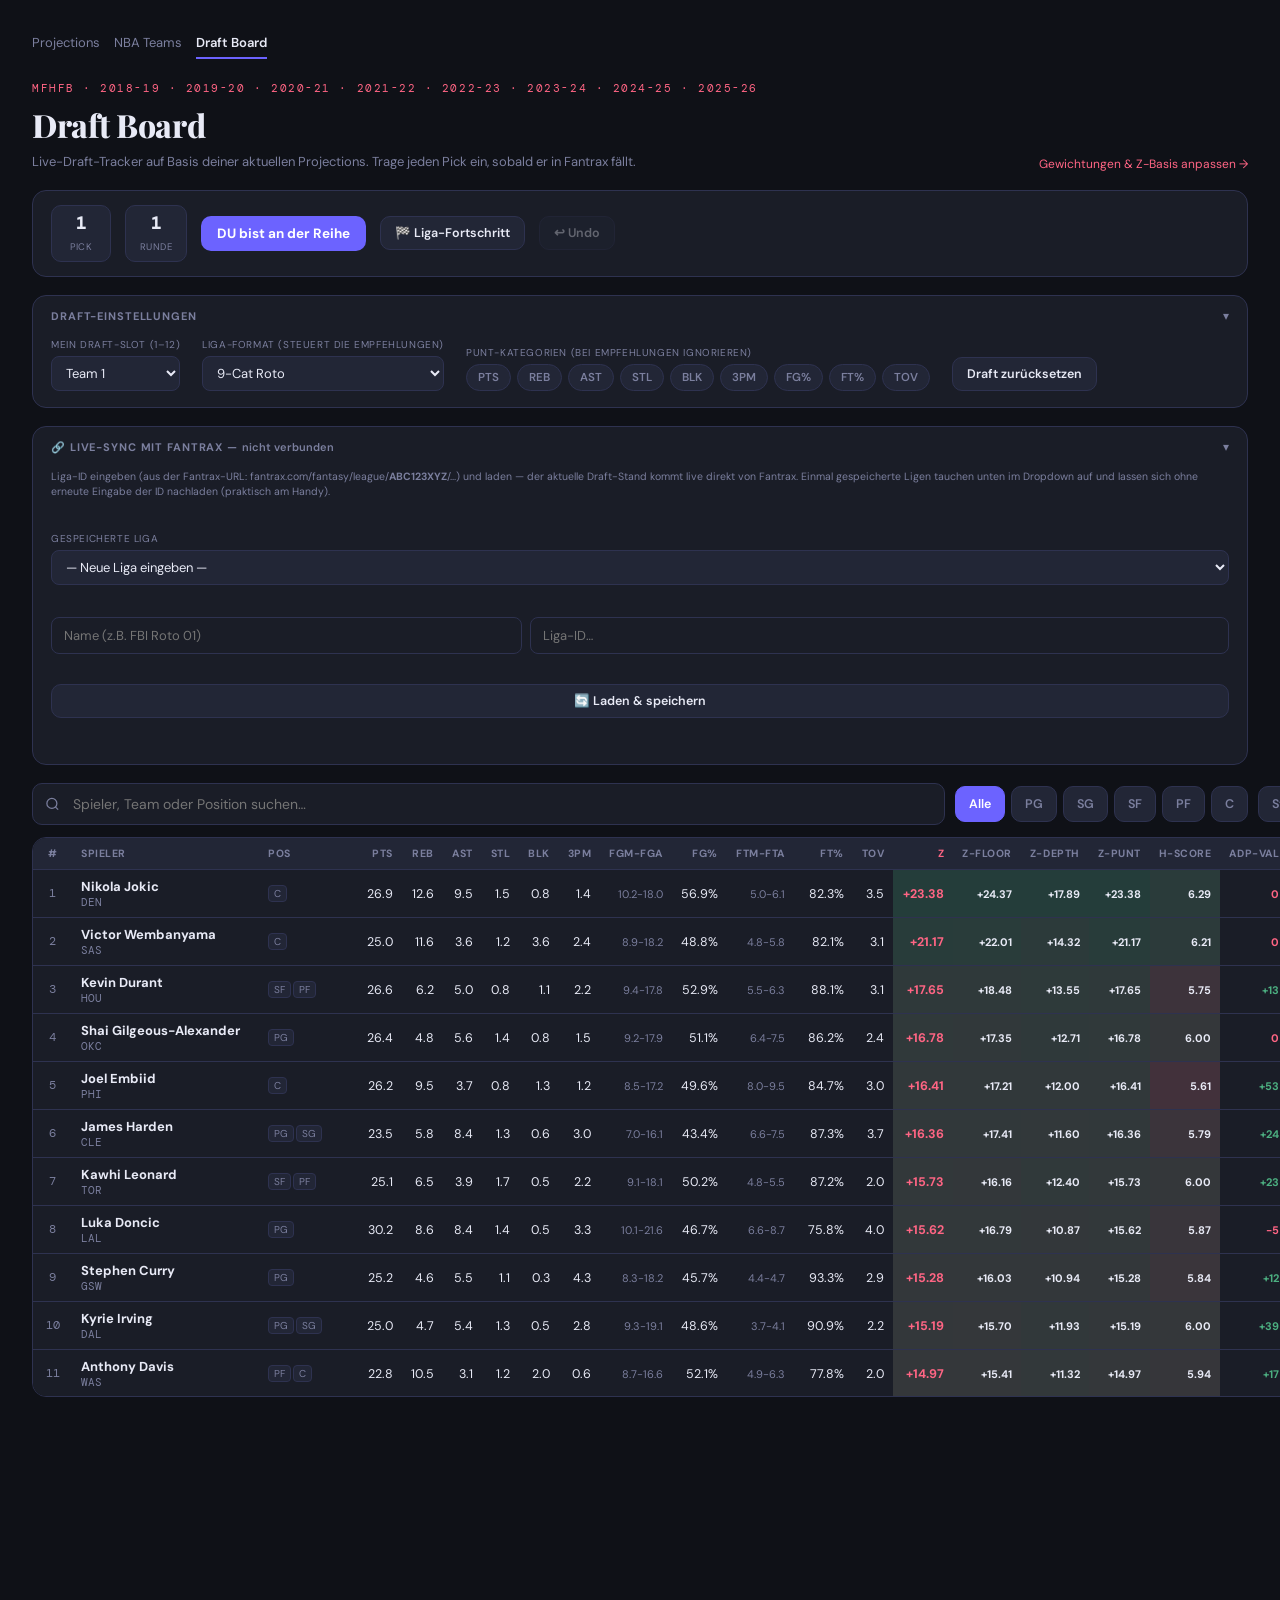
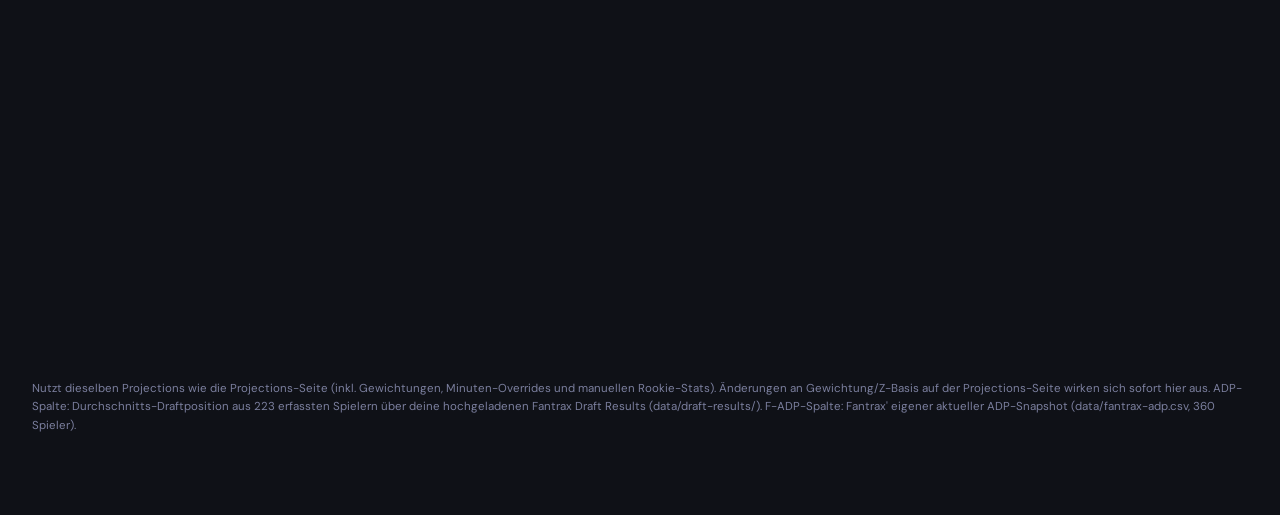
<file: projections/draft.html>
<!DOCTYPE html>
<html lang="de">
<head>
<meta charset="UTF-8">
<meta name="viewport" content="width=device-width, initial-scale=1.0">
<title>Draft Board — MFHFBs Projections</title>
<link rel="preconnect" href="https://fonts.googleapis.com">
<link href="https://fonts.googleapis.com/css2?family=Playfair+Display:wght@700;800&family=DM+Sans:wght@400;500;600;700&family=DM+Mono:wght@400;500&display=swap" rel="stylesheet">
<script>
  (function(){
    var t = localStorage.getItem('mfhfb_theme_v1') || 'dark';
    document.documentElement.setAttribute('data-theme', t);
  })();
</script>
<style>
  :root{
    --bg:#0f1117; --surface:#1a1d27; --surface2:#222636; --border:#2e3250;
    --text:#e8eaf6; --muted:#7b7f9e; --accent:#6c63ff; --accent2:#ff6584;
    --good:#4caf81; --warn:#f5c842; --bad:#ff6584;
  }
  :root[data-theme="light"]{
    --bg:#fff5ee; --surface:#ffffff; --surface2:#fdebd8; --border:#f0d5bc;
    --text:#2c1a0e; --muted:#9a7560; --accent:#c0622f; --accent2:#e8975a;
    --good:#3d8a5c; --warn:#a8710a; --bad:#b43c64;
  }
  *{box-sizing:border-box;}
  body{margin:0; background:var(--bg); color:var(--text); font-family:'DM Sans',sans-serif; -webkit-font-smoothing:antialiased; transition:background-color 0.15s, color 0.15s;}
  .wrap{max-width:none;width:100%;margin:0 auto;padding:28px 32px 80px;}
  .topnav{display:flex; align-items:center; justify-content:space-between; gap:14px; margin-bottom:22px; font-size:13px;}
  .topnav-links{display:flex; gap:14px;}
  .topnav a{color:var(--muted); text-decoration:none; padding:6px 0; border-bottom:2px solid transparent;}
  .topnav a.active{color:var(--text); border-color:var(--accent); font-weight:600;}
  .topnav a:hover{color:var(--text);}
  .theme-toggle{
    background:var(--surface2); border:1px solid var(--border); color:var(--text);
    font-family:'DM Sans',sans-serif; font-size:12px; font-weight:600; padding:7px 12px;
    border-radius:20px; cursor:pointer;
  }
  .theme-toggle:hover{border-color:var(--accent); color:var(--accent2);}
  .hero{margin-bottom:18px; display:flex; align-items:flex-end; justify-content:space-between; gap:16px; flex-wrap:wrap;}
  .eyebrow{font-family:'DM Mono',monospace; font-size:11px; letter-spacing:0.14em; text-transform:uppercase; color:var(--accent2); margin-bottom:8px;}
  h1{font-family:'Playfair Display',serif; font-weight:800; font-size:32px; margin:0 0 6px; letter-spacing:-0.01em;}
  .sub{color:var(--muted); font-size:13px; line-height:1.5; max-width:640px;}
  a.settings-link{color:var(--accent2); text-decoration:none; font-size:12px;}
  a.settings-link:hover{text-decoration:underline;}

  /* --- draft status bar --- */
  .statusbar{
    display:flex; align-items:center; gap:14px; flex-wrap:wrap;
    background:var(--surface); border:1px solid var(--border); border-radius:14px;
    padding:14px 18px; margin-bottom:18px;
  }
  .chip{background:var(--surface2); border:1px solid var(--border); border-radius:10px; padding:6px 14px; text-align:center; min-width:60px;}
  .chip .num{font-family:'DM Mono',monospace; font-weight:600; font-size:17px; display:block;}
  .chip .lbl{font-size:9.5px; color:var(--muted); text-transform:uppercase; letter-spacing:.05em;}
  .onclock{padding:9px 16px; border-radius:10px; font-weight:700; font-size:13.5px;}
  .onclock.me{background:var(--accent); color:#fff;}
  .onclock.other{background:var(--surface2); color:var(--muted); border:1px solid var(--border);}
  .sb-btn{
    background:var(--surface2); border:1px solid var(--border); color:var(--text);
    font-family:'DM Sans',sans-serif; font-size:12.5px; font-weight:600; padding:8px 14px;
    border-radius:10px; cursor:pointer;
  }
  .sb-btn:hover{border-color:var(--accent); color:var(--accent2);}
  .sb-btn:disabled{opacity:.35; cursor:not-allowed;}
  .sb-btn.danger:hover{border-color:var(--bad); color:var(--bad);}
  .save-indicator{font-size:10.5px; color:var(--muted); margin-left:auto;}

  /* --- setup panel (reuses .panel look from Projections) --- */
  .panel{background:var(--surface); border:1px solid var(--border); border-radius:14px; margin-bottom:18px; overflow:hidden;}
  .panel-head{padding:12px 18px; display:flex; align-items:center; justify-content:space-between; cursor:pointer; user-select:none;}
  .panel-title{font-size:11px; font-weight:700; letter-spacing:0.08em; text-transform:uppercase; color:var(--muted);}
  .chevron{color:var(--muted); font-size:12px; transition:transform 0.15s;}
  .panel.collapsed .chevron{transform:rotate(-90deg);}
  .panel-body{padding:2px 18px 16px; display:flex; gap:22px; flex-wrap:wrap; align-items:flex-end;}
  .panel.collapsed .panel-body{display:none;}
  .field{display:flex; flex-direction:column; gap:5px;}
  .field label{color:var(--muted); font-size:10px; text-transform:uppercase; letter-spacing:.06em;}
  select{
    background:var(--surface2); border:1px solid var(--border); color:var(--text);
    padding:7px 10px; border-radius:8px; font-size:13px; font-family:'DM Sans',sans-serif;
  }
  .punt-cats{display:flex; gap:6px; flex-wrap:wrap;}
  .punt-chip{
    border:1px solid var(--border); background:var(--surface2); color:var(--muted);
    padding:5px 11px; border-radius:14px; cursor:pointer; font-size:11.5px; font-weight:600; user-select:none;
  }
  .punt-chip.active{background:var(--bad); border-color:var(--bad); color:#fff;}

  /* --- layout --- */
  .layout{display:grid; grid-template-columns:1fr 380px; gap:18px; align-items:start;}
  @media (max-width:1000px){ .layout{grid-template-columns:1fr;} }

  .pool-toolbar{display:flex; gap:10px; margin-bottom:12px; flex-wrap:wrap; align-items:center;}
  .search-row{position:relative; flex:1; min-width:200px;}
  .search-row input{
    width:100%; background:var(--surface); border:1px solid var(--border); color:var(--text);
    font-family:'DM Sans',sans-serif; font-size:14px; padding:11px 16px 11px 40px; border-radius:10px; outline:none;
  }
  .search-row input:focus{border-color:var(--accent);}
  .search-row svg{position:absolute; left:13px; top:50%; transform:translateY(-50%); color:var(--muted);}
  .tag-btn{
    background:var(--surface2); border:1px solid var(--border); color:var(--muted);
    font-family:'DM Sans',sans-serif; font-size:12.5px; font-weight:600; padding:9px 13px;
    border-radius:10px; cursor:pointer; white-space:nowrap;
  }
  .tag-btn.active{background:var(--accent); border-color:var(--accent); color:#fff;}
  .tag-btn:hover:not(.active){border-color:var(--accent); color:var(--accent2);}

  .table-wrap{background:var(--surface); border:1px solid var(--border); border-radius:14px; overflow:auto; max-height:calc(100vh - 340px);}
  table{width:100%; border-collapse:collapse; min-width:880px;}
  thead th{
    position:sticky; top:0; background:var(--surface2); text-align:right;
    font-size:10.5px; font-weight:700; letter-spacing:0.05em; text-transform:uppercase;
    color:var(--muted); padding:9px 9px; border-bottom:1px solid var(--border); cursor:pointer; white-space:nowrap; z-index:2;
  }
  thead th:nth-child(1){text-align:center;}
  thead th:nth-child(2), thead th:nth-child(3){text-align:left;}
  thead th:hover{color:var(--text);}
  thead th.sorted{color:var(--accent2);}
  tbody td{padding:8px 9px; border-bottom:1px solid var(--border); text-align:right; font-size:12.5px; font-variant-numeric:tabular-nums; white-space:nowrap;}
  tbody tr:hover td{background:var(--surface2);}
  tbody tr.drafted{opacity:.32;}
  tbody tr.drafted:hover td{background:transparent;}
  td.rank-cell{text-align:center; color:var(--muted); font-family:'DM Mono',monospace; font-size:11.5px;}
  td.name-cell{text-align:left;}
  .p-name{font-weight:700; font-size:13px;}
  .p-meta{color:var(--muted); font-size:10.5px; margin-top:1px; font-family:'DM Mono',monospace;}
  .postag{display:inline-block; background:var(--surface2); border:1px solid var(--border); border-radius:4px; padding:1px 5px; font-size:10px; color:var(--muted); margin-right:2px;}
  .col-z{font-weight:700; color:var(--accent2);}
  .col-adp{font-weight:700; color:var(--good);}
  .col-adp .adp-n{color:var(--muted); font-weight:400; font-size:10px;}
  .col-adp.no-adp{color:var(--muted); font-weight:400;}
  .col-adp.clickable{cursor:pointer; text-decoration:underline dotted; text-underline-offset:3px;}
  .col-fadp{font-weight:700; color:var(--accent2);}
  .col-fadp.no-adp{color:var(--muted); font-weight:400;}

  /* Draft-Range-Popover (Klick auf ADP-Zelle) -- feste Position, wird per
     JS über der geklickten Zelle platziert. */
  .adp-popover{
    position:fixed; z-index:200; background:var(--surface); border:1px solid var(--border);
    border-radius:10px; box-shadow:0 8px 28px rgba(0,0,0,0.35); padding:12px 14px;
    width:260px; max-height:340px; overflow-y:auto; font-size:12px;
  }
  .adp-popover h4{margin:0 0 8px; font-size:12.5px; display:flex; justify-content:space-between; align-items:center;}
  .adp-popover .close-x{cursor:pointer; color:var(--muted); font-weight:700; padding:0 4px;}
  .adp-range-bar{position:relative; height:6px; background:var(--surface2); border-radius:3px; margin:8px 0 12px;}
  .adp-range-bar .fill{position:absolute; top:0; height:100%; background:var(--accent); border-radius:3px;}
  .adp-range-bar .avgmark{position:absolute; top:-3px; width:2px; height:12px; background:var(--accent2);}
  .adp-range-labels{display:flex; justify-content:space-between; font-size:10px; color:var(--muted); margin-top:-8px; margin-bottom:10px;}
  .adp-pick-list{display:flex; flex-wrap:wrap; gap:4px;}
  .adp-pick-chip{
    background:var(--surface2); border:1px solid var(--border); border-radius:5px;
    padding:2px 6px; font-family:'DM Mono',monospace; font-size:11px;
  }
  .adp-pick-chip.lo{border-color:var(--good); color:var(--good);}
  .adp-pick-chip.hi{border-color:var(--bad); color:var(--bad);}
  .draft-btn{
    background:var(--accent); color:#fff; border:none; padding:5px 11px; border-radius:7px;
    font-size:11px; font-weight:700; cursor:pointer;
  }
  .draft-btn:hover{filter:brightness(1.1);}
  .drafted-tag{font-size:10.5px; color:var(--muted); font-weight:600;}
  .drafted-tag.me{color:var(--accent2);}

  /* --- side panel --- */
  .side-card{background:var(--surface); border:1px solid var(--border); border-radius:14px; padding:14px; margin-bottom:16px;}
  .side-card h3{font-size:11px; font-weight:700; letter-spacing:0.06em; text-transform:uppercase; color:var(--muted); margin:0 0 10px;}
  .tabs{display:flex; gap:2px; margin-bottom:12px; border-bottom:1px solid var(--border);}
  .tab{padding:8px 11px; font-size:12px; font-weight:600; color:var(--muted); cursor:pointer; border-bottom:2px solid transparent;}
  .tab.active{color:var(--accent2); border-color:var(--accent);}
  .tabpane{display:none;} .tabpane.active{display:block;}

  .cat-row2{display:grid; grid-template-columns:40px 1fr 26px; align-items:center; gap:8px; margin-bottom:7px;}
  .cat-row2 .clabel{font-size:11px; font-weight:700; color:var(--muted); font-family:'DM Mono',monospace;}
  .cat-bar-track{height:13px; background:var(--surface2); border-radius:3px; position:relative; overflow:hidden;}
  .cat-bar-fill{position:absolute; top:0; bottom:0; border-radius:3px;}
  .cat-rank{font-size:11px; font-family:'DM Mono',monospace; font-weight:700; text-align:right;}

  .slot-grid{display:grid; grid-template-columns:repeat(5,1fr); gap:6px; margin-bottom:12px;}
  .slot-pill{border:1px solid var(--border); border-radius:7px; padding:5px 4px; text-align:center; font-size:10.5px; background:var(--surface2); min-width:0;}
  .slot-pill .k{color:var(--muted); display:block; font-size:9.5px; text-transform:uppercase;}
  .slot-pill .v{font-family:'DM Mono',monospace; font-weight:600; font-size:12.5px; display:block; overflow:hidden; text-overflow:ellipsis; white-space:nowrap;}
  .slot-pill.full{border-color:var(--good); background:rgba(76,175,129,.08);}
  .slot-pill.full .v{color:var(--good);}
  .slot-pill.open .v{color:var(--accent2);}
  .slot-warn{grid-column:1/-1; border-color:var(--bad); background:rgba(255,101,132,.08);}
  .slot-warn .k{color:var(--bad);}
  .slot-warn .v{color:var(--bad); font-size:10.5px;}

  .reco-item{display:flex; justify-content:space-between; align-items:center; gap:8px; padding:7px 0; border-bottom:1px solid var(--border);}
  .reco-item:last-child{border-bottom:none;}
  .reco-name{font-weight:700; font-size:12.5px;}
  .reco-tags{font-size:10px; color:var(--muted);}
  .reco-score{font-family:'DM Mono',monospace; font-size:11px; color:var(--accent2); font-weight:700;}

  .picklog{max-height:170px; overflow-y:auto; font-size:11.5px;}
  .picklog-row{display:flex; justify-content:space-between; padding:4px 0; border-bottom:1px solid var(--border); color:var(--muted);}
  .picklog-row b{color:var(--text);}

  .matrix-wrap{overflow-x:auto;}
  table.matrix{font-size:11px; min-width:0;}
  table.matrix th, table.matrix td{padding:5px 6px; text-align:center; border-bottom:1px solid var(--border);}
  table.matrix th{background:var(--surface2); position:sticky; top:0;}
  table.matrix td.rankcell{font-family:'DM Mono',monospace; font-weight:700;}
  table.matrix .rowlabel{text-align:left; font-weight:700; color:var(--muted); font-family:'DM Mono',monospace;}
  .mycol{background:rgba(108,99,255,.10);}

  .powerrank-row{display:flex; align-items:center; gap:10px; padding:6px 0; border-bottom:1px solid var(--border);}
  .powerrank-row .prk{width:20px; font-family:'DM Mono',monospace; color:var(--muted); font-weight:700; font-size:12px;}
  .powerrank-row .pname2{flex:1; font-size:12.5px; font-weight:600;}
  .powerrank-row.me .pname2{color:var(--accent2);}
  .powerrank-row .pval{font-family:'DM Mono',monospace; font-size:12px; color:var(--muted);}

  .empty{color:var(--muted); font-size:12px; padding:10px 0; text-align:center;}
  .note{font-size:10.5px; color:var(--muted); margin-top:8px; line-height:1.5;}
  footer{margin-top:22px; font-size:11.5px; color:var(--muted); line-height:1.6;}

  /* --- live sync (Fantrax league ID) --- */
  .cloud-status{font-size:11px; font-weight:600; text-transform:none; letter-spacing:0;}
  .cloud-status.ok{color:var(--good);}
  .cloud-status.err{color:var(--bad);}
  .league-sync-row{display:flex; gap:8px; width:100%;}
  .league-sync-row input[type=text]{
    flex:1; background:var(--surface); border:1px solid var(--border); color:var(--text);
    padding:9px 12px; border-radius:8px; font-size:13px; font-family:'DM Sans',sans-serif; outline:none;
  }
  .league-sync-row input[type=text]:focus{border-color:var(--accent);}
  .modal-overlay{
    position:fixed; inset:0; background:rgba(0,0,0,.55); z-index:200;
    display:flex; align-items:center; justify-content:center; padding:16px;
  }
  .modal-box{
    background:var(--surface); border:1px solid var(--border); border-radius:14px;
    padding:18px; max-width:640px; width:100%; max-height:85vh; overflow-y:auto;
  }
  .modal-head{ display:flex; align-items:center; justify-content:space-between; margin-bottom:12px; }
  .league-row{
    display:flex; align-items:center; justify-content:space-between; gap:10px;
    padding:9px 4px; border-bottom:1px solid var(--border); font-size:12.5px;
  }
  .league-row:last-child{ border-bottom:none; }
  .league-row .lg-name{ font-weight:600; color:var(--text); }
  .league-row .lg-id{ font-family:'DM Mono',monospace; font-size:10.5px; color:var(--muted); }
  .league-row .lg-status{ text-align:right; white-space:nowrap; font-family:'DM Mono',monospace; }
  .league-row .lg-status.done{ color:var(--good); }
  .league-row .lg-status.err{ color:var(--bad); }
</style>
</head>
<body>
<div class="wrap">
  <div class="topnav">
    <div class="topnav-links">
      <a href="index.html">Projections</a>
      <a href="teams.html">NBA Teams</a>
      <a href="draft.html" class="active">Draft Board</a>
    </div>
  </div>

  <div class="hero">
    <div>
      <div class="eyebrow" id="seasonBadge"></div>
      <h1>Draft Board</h1>
      <div class="sub">Live-Draft-Tracker auf Basis deiner aktuellen Projections. Trage jeden Pick ein, sobald er in Fantrax fällt.</div>
    </div>
    <a class="settings-link" href="index.html">Gewichtungen &amp; Z-Basis anpassen →</a>
  </div>

  <div class="statusbar">
    <div class="chip"><span class="num" id="pickNo">1</span><span class="lbl">Pick</span></div>
    <div class="chip"><span class="num" id="roundNo">1</span><span class="lbl">Runde</span></div>
    <div class="onclock" id="onClockChip">Team 1 an der Reihe</div>
    <button class="sb-btn" id="leagueProgressBtn">🏁 Liga-Fortschritt</button>
    <button class="sb-btn" id="undoBtn">↩ Undo</button>
    <span class="save-indicator" id="saveIndicator"></span>
  </div>

  <div class="modal-overlay" id="leagueProgressOverlay" style="display:none;">
    <div class="modal-box">
      <div class="modal-head">
        <div class="panel-title">Fortschritt in allen Ligen</div>
        <button class="sb-btn" id="leagueProgressClose">✕</button>
      </div>
      <div class="note" id="leagueProgressSummary" style="margin:0 0 10px;">lädt…</div>
      <div id="leagueProgressList"></div>
    </div>
  </div>

  <div class="panel" id="setupPanel">
    <div class="panel-head" id="setupHead">
      <div class="panel-title">Draft-Einstellungen</div>
      <span class="chevron">▾</span>
    </div>
    <div class="panel-body">
      <div class="field">
        <label>Mein Draft-Slot (1–12)</label>
        <select id="myTeamSel"></select>
      </div>
      <div class="field">
        <label>Liga-Format (steuert die Empfehlungen)</label>
        <select id="formatSel"></select>
      </div>
      <div class="field" id="puntWrap">
        <label>Punt-Kategorien (bei Empfehlungen ignorieren)</label>
        <div class="punt-cats" id="puntCats"></div>
      </div>
      <div class="field" id="pointsWeightsWrap" style="display:none;">
        <label>Punkte je Stat</label>
        <div class="punt-cats" id="pointsWeights"></div>
      </div>
      <div class="field">
        <button class="sb-btn danger" id="resetBtn">Draft zurücksetzen</button>
      </div>
    </div>
  </div>

  <div class="panel" id="leaguePanel">
    <div class="panel-head" id="leagueHead">
      <div class="panel-title">🔗 Live-Sync mit Fantrax — <span id="liveSyncStatus" class="cloud-status">nicht verbunden</span></div>
      <span class="chevron">▾</span>
    </div>
    <div class="panel-body" style="flex-direction:column; align-items:stretch;">
      <div class="note" style="margin:0 0 10px;">
        Liga-ID eingeben (aus der Fantrax-URL: fantrax.com/fantasy/league/<b>ABC123XYZ</b>/...) und laden —
        der aktuelle Draft-Stand kommt live direkt von Fantrax. Einmal gespeicherte Ligen tauchen unten
        im Dropdown auf und lassen sich ohne erneute Eingabe der ID nachladen (praktisch am Handy).
      </div>
      <div class="field" style="margin-bottom:10px;">
        <label>Gespeicherte Liga</label>
        <select id="savedLeagueSelect"><option value="">— Neue Liga eingeben —</option></select>
      </div>
      <div class="league-sync-row">
        <input type="text" id="liveLeagueLabel" placeholder="Name (z.B. FBI Roto 01)" style="flex:0 0 40%;">
        <input type="text" id="liveLeagueId" placeholder="Liga-ID…">
      </div>
      <div class="league-sync-row" style="margin-top:8px;">
        <button class="sb-btn" id="liveLoadBtn" style="flex:1;">🔄 Laden &amp; speichern</button>
        <button class="sb-btn danger" id="liveDeleteBtn" style="display:none;">🗑 Entfernen</button>
      </div>
      <div class="field" id="liveTeamPickWrap" style="display:none; margin-top:10px;">
        <label>Welches Team ist deins?</label>
        <select id="liveTeamPick"></select>
      </div>
      <div class="note" id="liveSyncDetail" style="margin-top:8px;"></div>
      <div class="field" id="liveAutoWrap" style="display:none; margin-top:8px; flex-direction:row; align-items:center; gap:8px;">
        <input type="checkbox" id="liveAutoRefresh" style="width:auto;">
        <label for="liveAutoRefresh" style="text-transform:none; font-size:12px; letter-spacing:0; cursor:pointer;">Während des Drafts alle 30s automatisch aktualisieren</label>
      </div>
    </div>
  </div>

  <div class="layout">
    <div>
      <div class="pool-toolbar">
        <div class="search-row">
          <svg width="15" height="15" fill="none" stroke="currentColor" stroke-width="2" viewBox="0 0 24 24"><circle cx="11" cy="11" r="8"/><line x1="21" y1="21" x2="16.65" y2="16.65"/></svg>
          <input type="text" id="searchInput" autocomplete="off" placeholder="Spieler, Team oder Position suchen…">
        </div>
        <div id="posFilters" style="display:flex; gap:6px; flex-wrap:wrap;"></div>
        <button class="tag-btn" id="statFilterToggle">Stat-Filter</button>
        <button class="tag-btn" id="hideDraftedBtn">Gedraftete ausblenden</button>
      </div>

      <div id="statFilterPanel" class="panel" style="display:none; padding:12px 14px;">
        <div class="note" style="margin-bottom:8px;">
          Bis zu 3 Bedingungen gleichzeitig (UND-verknüpft), z.B. FG% &gt; 50 UND AST &gt; 5,5 UND POS = C
          (Position über die Filter-Buttons oben kombinieren). Wirkt zusätzlich zur Text-/Positionssuche.
        </div>
        <div id="statFilterRows"></div>
        <button class="tag-btn" id="statFilterClear" style="margin-top:6px;">Zurücksetzen</button>
      </div>

      <div class="table-wrap">
        <table id="poolTable">
          <thead>
            <tr>
              <th data-k="rk">#</th>
              <th data-k="name">Spieler</th>
              <th data-k="pos">Pos</th>
              <th data-k="pts">PTS</th>
              <th data-k="reb">REB</th>
              <th data-k="ast">AST</th>
              <th data-k="stl">STL</th>
              <th data-k="blk">BLK</th>
              <th data-k="fg3m">3PM</th>
              <th data-k="fga" title="Field Goals Made-Attempted — die Basis, aus der der volumen-gewichtete FG%-Score berechnet wird (siehe Z-Spalte)">FGM-FGA</th>
              <th data-k="fgpct">FG%</th>
              <th data-k="fta" title="Free Throws Made-Attempted — die Basis, aus der der volumen-gewichtete FT%-Score berechnet wird (siehe Z-Spalte)">FTM-FTA</th>
              <th data-k="ftpct">FT%</th>
              <th data-k="tov">TOV</th>
              <th data-k="z">Z</th>
              <th data-k="zFloor" title="Z-Score ohne die schlechteste Kategorie des Spielers — zeigt den Boden/Floor">Z-Floor</th>
              <th data-k="zDepth" title="Z-Score ohne die beste Kategorie — entlarvt One-Cat-Wonders; hoher Wert = gut in der Tiefe">Z-Depth</th>
              <th data-k="zPunt" title="Z-Score mit deinen aktuellen Punt-Kategorien auf Gewicht 0 — wie Basketball Monsters 'Punt Columns': kompletter Rerank ohne die gepuntete(n) Kategorie(n), Guard-/Big-Build-Spieler steigen dadurch automatisch">Z-Punt</th>
              <th data-k="hscore" title="H-Score (Beta) — vereinfachte Umsetzung von Rosenof (2024) H-Scoring: simuliert den kompletten Rest-Draft in echter Snake-Reihenfolge (ein gemeinsam schrumpfender Pool) über bis zu 2 gepuntete Kategorien und schätzt die Ø-Kategorie-Gewinnwahrscheinlichkeit gegen die Liga (0-9). Nur für die Top ~80 verfügbaren Spieler berechnet — Tiefenkader/Free Agents zeigen bewusst '—'.">H-Score</th>
              <th data-k="adpVal" title="ADP-Rang minus unser Z-Rang — grün = unterbewertet, rot = überbewertet">ADP-Val</th>
              <th data-k="adp" title="Ø Draft-Position aus deinen erfassten Fantrax Draft Results">ADP</th>
              <th data-k="fadp" title="Fantrax' eigener aktueller ADP-Snapshot (data/fantrax-adp.csv)">F-ADP</th>
              <th>Status</th>
            </tr>
          </thead>
          <tbody id="poolBody"></tbody>
        </table>
      </div>
    </div>

    <div>
      <div class="side-card">
        <div class="tabs">
          <div class="tab active" data-tab="myteam">Mein Team</div>
          <div class="tab" data-tab="matrix">9-Cat Ranks</div>
          <div class="tab" data-tab="scarcity">Scarcity</div>
          <div class="tab" data-tab="puntplan">Punt-Planer</div>
          <div class="tab" data-tab="power">Best Ball Z</div>
          <div class="tab" data-tab="log">Pick-Log</div>
        </div>

        <div class="tabpane active" id="pane-myteam">
          <h3>Slots (14 Starter, kein Bench)</h3>
          <div class="slot-grid" id="slotGrid"></div>
          <h3>Kategorie-Ranks (1 = beste von 12)</h3>
          <div id="catRanks"></div>
          <div class="note">Rang unter allen 12 Teams, live nach aktuellem Draft-Stand. Grün = stark, Rot = schwach.</div>
        </div>

        <div class="tabpane" id="pane-matrix">
          <h3>Team vs. Team — Rang je Kategorie</h3>
          <div class="matrix-wrap" id="matrixWrap"></div>
          <div class="note">1 = bestes Team, 12 = schlechtestes. Deine Spalte ist hervorgehoben.</div>
        </div>

        <div class="tabpane" id="pane-scarcity">
          <h3>Wann kippt eine Kategorie?</h3>
          <div class="note" style="margin-bottom:8px;">
            Ø Kategorie-Z der noch verfügbaren Spieler, gebündelt nach Runde (12 Picks = 1 Runde).
            Zeigt, wo eine Kategorie im verbleibenden Pool noch Tiefe hat und wo es steil bergab geht —
            z.B. AST/PTS konzentrieren sich früh, danach reißt die Versorgung schneller ab als bei STL/BLK.
            In jeder Zelle der stärkste noch verfügbare Name dieser Runde/Kategorie.
          </div>
          <div class="matrix-wrap" id="scarcityWrap"></div>
          <div class="note" style="margin-top:8px;" id="scarcityCliffNote"></div>
        </div>

        <div class="tabpane" id="pane-puntplan">
          <h3>Punt-Planer — Wochen-Matchup-Simulation</h3>
          <div class="note" style="margin-bottom:8px;">
            Rechnet deinen aktuellen Kader (Starter, live nach Draft-Stand) gegen jedes andere Team
            kategorienweise durch. Punt-Kategorien werden als bewusst abgegebene Punkte behandelt,
            nicht als Niederlage gezählt — Ziel ist die verbleibenden Kategorien möglichst breit zu gewinnen
            (idealerweise 6-3, im Zweifel 5-4). Nutzt dieselben Punt-Kategorien wie "Empfehlungen" links.
          </div>
          <div class="field" style="margin-bottom:10px;">
            <label>Punt-Kategorien (auch hier änderbar)</label>
            <div class="punt-cats" id="puntCatsPlan"></div>
          </div>
          <div id="puntSummary" class="note" style="margin-bottom:10px;"></div>
          <div class="matrix-wrap" id="puntMatchupWrap"></div>
          <div class="note" style="margin-top:8px;">
            ⚠ = Team liegt in einer deiner Punt-Kategorien selbst unter den schwächsten im Ligavergleich
            (mögliche Mirror-Punt) — gegen dieses Team fällt die Kategorie faktisch weg, die "Gewinn-Marge"-Spalte
            zeigt, in welcher deiner NICHT gepunteten Kategorien du gegen genau dieses Team am knappsten liegst
            (dort lohnt sich zusätzliche Stärke am meisten).
          </div>
        </div>

        <div class="tabpane" id="pane-power">
          <h3>Gesamtwert-Ranking (Σ Z-Score im Kader)</h3>
          <div id="powerRank"></div>
          <div class="note">Reine Wertsumme aller gestarteten Spieler, unabhängig von Kategorie-Balance — die Best-Ball-Sichtweise.</div>
        </div>

        <div class="tabpane" id="pane-log">
          <h3>Letzte Picks</h3>
          <div class="picklog" id="pickLog"></div>
        </div>
      </div>

      <div class="side-card">
        <h3>Empfehlungen für dein Team</h3>
        <div id="recoList"></div>
        <div class="note">Gewichtet nach deinen aktuell schwächsten Kategorien (Punt-Kategorien ausgeschlossen). Kein Ersatz für eigenes Scouting.</div>
      </div>
    </div>
  </div>

  <footer id="footerText"></footer>
</div>

<script src="players-data.js"></script>
<script src="projected-minutes.js"></script>
<script src="adp-data.js"></script>
<script src="rosters-data.js" onerror="window.__rostersMissing=true"></script>
<script src="rookie-projections.js" onerror="window.__rookiesMissing=true"></script>
<script src="assets/shared.js"></script>
<script src="assets/inseason-blend.js"></script>
<script src="assets/fantrax-live.js"></script>
<script>
mfhfbInitThemeToggle('themeToggle');

// Aktuelles Team statt historischem Vorsaison-Team (siehe ausführlicher
// Kommentar in index.html / assets/shared.js) -- muss VOR dem ersten
// buildPlayers()-Aufruf passieren, der p.team in row.team kopiert.
if (typeof ROSTERS_DATA !== 'undefined') { mfhfbApplyCurrentTeams(PLAYER_RATES); mfhfbSyncManualTeams(); }
document.getElementById('seasonBadge').textContent = 'MFHFB · ' + SEASON_LABELS.join(' · ');
document.getElementById('footerText').textContent =
  'Nutzt dieselben Projections wie die Projections-Seite (inkl. Gewichtungen, Minuten-Overrides und manuellen Rookie-Stats). ' +
  'Änderungen an Gewichtung/Z-Basis auf der Projections-Seite wirken sich sofort hier aus. ' +
  'ADP-Spalte: Durchschnitts-Draftposition aus ' + (typeof ADP_DATA !== 'undefined' ? Object.values(ADP_DATA).filter(d=>d.ownAdp!==null).length : 0) +
  ' erfassten Spielern über deine hochgeladenen Fantrax Draft Results (data/draft-results/). ' +
  'F-ADP-Spalte: Fantrax\' eigener aktueller ADP-Snapshot (data/fantrax-adp.csv, ' + (typeof ADP_DATA !== 'undefined' ? Object.values(ADP_DATA).filter(d=>d.fantraxAdp!==null).length : 0) + ' Spieler).';

const CATS = [
  {key:'pts', label:'PTS'},
  {key:'reb', label:'REB'},
  {key:'ast', label:'AST'},
  {key:'stl', label:'STL'},
  {key:'blk', label:'BLK'},
  {key:'fg3m', label:'3PM'},
  {key:'fgpct', label:'FG%'},
  {key:'ftpct', label:'FT%'},
  {key:'tov', label:'TOV', invert:true},
];
const Z_CATS = ['pts', 'reb', 'ast', 'stl', 'blk', 'fg3m', 'tov', 'ftpct', 'fgpct'];
const POSITIONS = ['PG','SG','SF','PF','C'];
const SLOT_DEFS = [['PG',2],['SG',2],['SF',2],['PF',2],['C',2],['UTIL',4]];
const TEAMS = 12;
const SLOTS_PER_TEAM = SLOT_DEFS.reduce((s,d)=>s+d[1],0); // 14
const TOTAL_PICKS = TEAMS * SLOTS_PER_TEAM;

const MFHFB_DRAFT_KEY = 'mfhfb_draft_state_v1';
const MFHFB_POINTS_KEY = 'mfhfb_points_weights_v1';

// Liga-Formate. '9cat_roto' und '9cat_h2h' nutzen dieselbe Empfehlungs-Logik
// (Kategorie-Rang-basiert) -- der Unterschied Roto/H2H wirkt sich auf den
// Draft-Wert kaum aus, nur auf die Matchup-Logik während der Saison selbst.
const FORMATS = [
  {key:'9cat_roto', label:'9-Cat Roto'},
  {key:'9cat_h2h', label:'9-Cat H2H (Categories)'},
  {key:'points', label:'Punkte-Liga'},
  {key:'bestball', label:'Best Ball'},
];
const DEFAULT_POINTS_WEIGHTS = { pts:1, reb:1.2, ast:1.5, stl:3, blk:3, fg3m:1, tov:-1 };
function loadPointsWeights(){
  try{
    const stored = JSON.parse(localStorage.getItem(MFHFB_POINTS_KEY) || 'null');
    return stored ? { ...DEFAULT_POINTS_WEIGHTS, ...stored } : { ...DEFAULT_POINTS_WEIGHTS };
  }catch(e){ return { ...DEFAULT_POINTS_WEIGHTS }; }
}
function savePointsWeights(w){ try{ localStorage.setItem(MFHFB_POINTS_KEY, JSON.stringify(w)); }catch(e){} }

// Ungefähre Saison-Längen für die Verfügbarkeits-Quote (gp/max). 2020-21 war
// coronabedingt auf 72 Spiele verkürzt, alle anderen Saisons hier 82 -- eine
// grobe Näherung, keine exakte Schedule-Datenquelle (die gibt's im Projekt
// nicht, siehe Chat vom 22.07.2026).
const SEASON_MAX_GAMES = {
  '2018-19':82, '2019-20':82, '2020-21':72, '2021-22':82,
  '2022-23':82, '2023-24':82, '2024-25':82, '2025-26':82,
};
function mfhfbDurability(playerRatesEntry){
  if(!playerRatesEntry || !playerRatesEntry.seasons) return { durability: 0.85, known:false };
  const labels = SEASON_LABELS.filter(l => playerRatesEntry.seasons[l] && playerRatesEntry.seasons[l].gp != null).slice(-3);
  if(!labels.length) return { durability: 0.85, known:false };
  const ratios = labels.map(l => {
    const max = SEASON_MAX_GAMES[l] || 82;
    return Math.min(1, playerRatesEntry.seasons[l].gp / max);
  });
  return { durability: ratios.reduce((a,b)=>a+b,0)/ratios.length, known:true };
}

// ---------------- Normalverteilung (für Fall-Wahrscheinlichkeit ADP) ----------------
function erf(x){
  const sign = x<0?-1:1; x=Math.abs(x);
  const a1=0.254829592,a2=-0.284496736,a3=1.421413741,a4=-1.453152027,a5=1.061405429,p=0.3275911;
  const t=1/(1+p*x);
  const y=1-(((((a5*t+a4)*t)+a3)*t+a2)*t+a1)*t*Math.exp(-x*x);
  return sign*y;
}
function normalCdf(x){ return 0.5*(1+erf(x/Math.SQRT2)); }
// Wahrscheinlichkeit, dass ein Spieler NACH "atPick" noch verfügbar ist,
// geschätzt aus seiner erfassten eigenen ADP (Streuung aus ownMin/ownMax)
// bzw. Fantrax-ADP als Fallback mit grober Default-Streuung.
function fallProbability(p, atPick){
  let mean = null, sd = null;
  if(p.adp !== null && p.adpCount >= 3 && p.adpMin != null && p.adpMax != null){
    mean = p.adp; sd = Math.max(2, (p.adpMax - p.adpMin) / 4);
  } else if(p.adp !== null){
    mean = p.adp; sd = Math.max(4, p.adp * 0.3);
  } else if(p.fadp !== null){
    mean = p.fadp; sd = Math.max(4, p.fadp * 0.3);
  } else {
    return null;
  }
  const z = (atPick - 0.5 - mean) / sd;
  return 1 - normalCdf(z);
}

// ---------------- build player pool from the site's own projection engine ----------------
function buildPlayers(){
  const weights = mfhfbGetWeights();
  const catWeights = mfhfbGetCategoryWeights();
  const poolSize = mfhfbGetPoolSize();
  const overrides = mfhfbGetOverrides();

  let rows = PLAYER_RATES
    .filter(p => mfhfbIsValidCurrentTeam(p.team))
    .map((p, idx) => {
    const latest = mfhfbLatestSeason(p);
    const key = mfhfbNormalizeName(p.name);
    const minutes = overrides[key] !== undefined ? overrides[key] : mfhfbDefaultMinutes(p.name, latest.mpg, latest.gp);
    const proj = mfhfbComputeProjection(p, minutes, weights);
    // fgm/fga/ftm/fta kommen jetzt direkt aus mfhfbComputeProjection() mit
    // (früher hier separat nachgerechnet, seit dem FG%/FT%-Volumen-Fix
    // zentral in shared.js miterledigt -- kein Duplikat mehr nötig).
    const dur = mfhfbDurability(p);
    return { rk: idx+1, n: p.name, team: p.team || '-', pos: p.pos || '-', s: proj, manual:false,
             durability: dur.durability, durabilityKnown: dur.known };
  });

  const manualStats = mfhfbGetManualStats();
  const PROD_CATS = ['pts', 'reb', 'ast', 'stl', 'blk', 'fg3m'];
  // Namen, für die wir schon echte Saisondaten haben -- ein manueller
  // Eintrag mit demselben Namen würde nameToRk (siehe reindexNames() weiter
  // unten) doppelt belegen und Fantrax-Picks der falschen Zeile zuordnen
  // (genau der Bug, den "Brandon Miller" verursacht hat -- ein echter
  // Hornets-Spieler, der versehentlich auch in rookie-projections.js stand).
  // Zweite Absicherung zusätzlich zur Bereinigung in teams.html.
  const realPlayerNameSet = new Set(PLAYER_RATES.map(p => mfhfbNormalizeName(p.name)));
  Object.entries(manualStats).forEach(([mKey, m]) => {
    const hasProduction = PROD_CATS.some(c => m[c] !== undefined && m[c] !== 0);
    if (!hasProduction) return;
    if (realPlayerNameSet.has(mKey)) return; // echte Saisondaten haben Vorrang
    // Einträge ohne Team (z.B. aus rookie-projections.js vorbefüllte
    // Spekulations-Prospects ohne realen Rosterplatz, wie "Drake Mitchell")
    // NICHT ins Draft Board -- dort sollen nur Spieler auftauchen, die auch
    // auf teams.html unter einem echten Team stehen. Wer wirklich gedraftet
    // werden könnte, dem trägst du auf teams.html ein Team ein, dann taucht
    // er automatisch wieder auf.
    if (!m.team || !m.team.trim()) return;
    const min = m.min || 0;
    // Sicherheitsnetz: negative Counting-Stats können nie korrekt sein, egal
    // woher der manuelle Eintrag kommt (Rookie-Vorbelegung oder von Hand).
    // rookie-projections.js selbst ist seit dem PTS-Spalten-Fix (v2) sauber,
    // das hier bleibt trotzdem als generelle Absicherung für die Zukunft.
    const clamp0 = v => Math.max(0, v || 0);
    const s = {
      min, pts: clamp0(m.pts), reb: clamp0(m.reb), ast: clamp0(m.ast),
      stl: clamp0(m.stl), blk: clamp0(m.blk), fg3m: clamp0(m.fg3m), tov: clamp0(m.tov),
      fgpct: m.fgpct || 0, ftpct: m.ftpct || 0,
    };
    // keine Attempt-Daten für manuelle Einträge -> Minuten als Gewichtungs-Proxy
    // Keine echten Attempt-Daten für manuelle Einträge -- 1:1 Minuten als
    // Proxy war zu grob (unterstellt einen Freiwurf/Feldwurf JEDE Minute,
    // sprengt bei hoher Quote den Z-Score massiv, siehe Kingston-Flemings-
    // Fall: FT%-catZ von +10,75 durch diesen Bug). Realistischere Liga-
    // Schnittwerte: ~0,35 FGA/Min, ~0,12 FTA/Min (grobe NBA-Durchschnitte).
    s.fga = min * 0.35; s.fgm = s.fga * s.fgpct/100;
    s.fta = min * 0.12; s.ftm = s.fta * s.ftpct/100;
    rows.push({ rk: rows.length+1, n: m.name, team: m.team || '-', pos: m.pos || '-', s, manual:true,
                durability: 0.85, durabilityKnown:false });
  });

  // Population für Z-Score-Mittelwert/Streuung (identisch zur Projections-Seite)
  let pool = rows;
  if (poolSize === '200' || poolSize === '400') {
    const n = poolSize === '200' ? 200 : 400;
    pool = [...rows].sort((a,b) => b.s.pts - a.s.pts).slice(0, n);
  }

  // FG%/FT%: NICHT die rohe Quote z-scoren -- ein Spieler mit 1/1 (100%)
  // sähe sonst identisch aus wie einer mit 9/10 (90%) auf echtem Volumen,
  // verzerrt Ranking/Score massiv nach oben für Kleinst-Stichproben. Statt-
  // dessen der tatsächliche IMPACT auf die Team-Quote: (eigene Quote minus
  // Liga-Schnitt) mal eigene Versuche -- exakt wie Team-FG%/FT% selbst schon
  // über Makes/Attempts aggregiert wird (siehe teamTotals()), nicht über den
  // Durchschnitt der Einzelquoten. Liga-Schnitt kommt aus derselben Pool-
  // Population wie Mittelwert/Streuung, für Konsistenz.
  const poolFga = pool.reduce((a,r)=>a+r.s.fga,0), poolFgm = pool.reduce((a,r)=>a+r.s.fgm,0);
  const poolFta = pool.reduce((a,r)=>a+r.s.fta,0), poolFtm = pool.reduce((a,r)=>a+r.s.ftm,0);
  const leagueFgPct = poolFga > 0 ? poolFgm / poolFga : 0;
  const leagueFtPct = poolFta > 0 ? poolFtm / poolFta : 0;
  rows.forEach(r => {
    r._fgImpact = (r.s.fgpct/100 - leagueFgPct) * r.s.fga;
    r._ftImpact = (r.s.ftpct/100 - leagueFtPct) * r.s.fta;
  });

  const stats = {};
  Z_CATS.forEach(cat => {
    let vals;
    if (cat === 'fgpct') vals = pool.map(r => r._fgImpact);
    else if (cat === 'ftpct') vals = pool.map(r => r._ftImpact);
    else vals = pool.map(r => r.s[cat]);
    const m = vals.reduce((a,b)=>a+b,0)/vals.length;
    const variance = vals.reduce((a,b)=>a+(b-m)*(b-m),0)/vals.length;
    stats[cat] = { mean: m, sd: Math.sqrt(variance) || 1 };
  });

  rows.forEach(row => {
    row.catZ = {};
    let z = 0;
    Z_CATS.forEach(cat => {
      let basis;
      if (cat === 'fgpct') basis = row._fgImpact;
      else if (cat === 'ftpct') basis = row._ftImpact;
      else basis = row.s[cat];
      let catZ = (basis - stats[cat].mean) / stats[cat].sd;
      if (cat === 'tov') catZ = -catZ;
      row.catZ[cat] = catZ;
      z += catZ * catWeights[cat];
    });
    row.z = z;
    row.posList = (row.pos || '-').split('/');

    // Z-Floor: Z-Score ohne die schlechteste Kategorie des Spielers
    // (Kategorie mit dem niedrigsten gewichteten Beitrag) — zeigt den Boden.
    const contribs = Z_CATS.map(cat => ({ cat, val: row.catZ[cat] * catWeights[cat] }));
    const worstCat = contribs.reduce((a,b) => a.val < b.val ? a : b);
    row.zFloor = z - worstCat.val;
    row.worstCat = worstCat.cat;

    // Z-Depth: Z-Score ohne die beste Kategorie — entlarvt One-Cat-Wonders.
    const bestCat = contribs.reduce((a,b) => a.val > b.val ? a : b);
    row.zDepth = z - bestCat.val;
    row.bestCat = bestCat.cat;

    // ADP aus zwei unabhängigen Quellen (adp-data.js, via
    // scripts/build-adp-data.py generiert):
    //  - row.adp  = eigener ADP aus deinen erfassten Fantrax Draft Results
    //  - row.fadp = Fantrax' eigener aktueller ADP-Snapshot
    // Jeweils null, wenn für den Spieler keine Daten aus der Quelle vorliegen.
    const normRowName = mfhfbNormalizeName(row.n);
    const adpEntry = (typeof ADP_DATA !== 'undefined') ? (ADP_DATA[normRowName] || ADP_DATA[mfhfbResolveAliasReverse(normRowName)]) : undefined;
    row.adp = (adpEntry && adpEntry.ownAdp !== null && adpEntry.ownAdp !== undefined) ? adpEntry.ownAdp : null;
    row.adpCount = adpEntry ? adpEntry.ownCount : 0;
    row.adpMin = (adpEntry && adpEntry.ownMin !== null && adpEntry.ownMin !== undefined) ? adpEntry.ownMin : null;
    row.adpMax = (adpEntry && adpEntry.ownMax !== null && adpEntry.ownMax !== undefined) ? adpEntry.ownMax : null;
    row.fadp = (adpEntry && adpEntry.fantraxAdp !== null && adpEntry.fantraxAdp !== undefined) ? adpEntry.fantraxAdp : null;
    row._adpRef = row.fadp || row.adp || null;
    // Volle Draft-Range (alle einzelnen Picks über deine erfassten Ligen,
    // aus data/draft-results/ via scripts/build-adp-data.py) -- fürs
    // Klick-Popover, das "alte Excel Draft Range"-Feature.
    row.ownPicks = (adpEntry && adpEntry.ownPicks) ? adpEntry.ownPicks : [];
  });

  // Punkte-Liga-Score (für Format 'points'): einfache Summe Stat x Punktwert.
  const pw = loadPointsWeights();
  rows.forEach(row => {
    row.ptsScore = (row.s.pts||0)*pw.pts + (row.s.reb||0)*pw.reb + (row.s.ast||0)*pw.ast +
      (row.s.stl||0)*pw.stl + (row.s.blk||0)*pw.blk + (row.s.fg3m||0)*pw.fg3m + (row.s.tov||0)*pw.tov;
  });

  rows.sort((a,b) => b.z - a.z);
  rows.forEach((r,i) => {
    r.rk = i+1;
    // ADP-Value = ADP-Rang minus unser Z-Rang: positiv = unterbewertet (Wert),
    // negativ = überbewertet (Reach). Braucht den finalen Z-Rang, daher erst hier.
    r.adpVal = r._adpRef ? Math.round(r._adpRef - r.rk) : null;
  });
  return rows;
}

// Kategorie-Seltenheit LIVE aus dem aktuell noch verfügbaren Pool
// berechnet (nicht mehr einmalig vor dem Draft) -- wenn im Draft-Room
// gerade reihenweise z.B. Shotblocker weggehen, wird BLK während des
// Drafts spürbar seltener, das soll sich auch in den Empfehlungen
// niederschlagen. Gedämpft (Wurzel) + gedeckelt (±25%), damit ein
// Ein-Kategorie-Ausreißer nicht den Gesamtwert eines Spielers dominiert
// (das war der Bug vom 22.07.2026 mit Kadary Richmond/Tre Scott).
function computeCatScarcity(availablePlayers){
  const pool = availablePlayers.slice(0, TEAMS * SLOTS_PER_TEAM);
  if(pool.length < 20) return CAT_SCARCITY; // zu wenig übrig für ein stabiles Signal -- letzten Stand behalten
  const raw = {};
  Z_CATS.forEach(cat => {
    if(cat === 'tov'){ raw[cat] = 1; return; }
    const posShare = pool.filter(r => r.catZ[cat] > 0).length / pool.length;
    raw[cat] = 1 / Math.max(0.05, posShare);
  });
  const mean = Object.values(raw).reduce((a,b)=>a+b,0) / Object.values(raw).length;
  const out = {};
  Z_CATS.forEach(cat => {
    const norm = Math.sqrt(raw[cat] / mean);
    out[cat] = Math.max(0.8, Math.min(1.25, norm));
  });
  return out;
}

let CAT_SCARCITY = {};
let PLAYERS = buildPlayers();
const byRk = {};
function reindex(){ Object.keys(byRk).forEach(k=>delete byRk[k]); PLAYERS.forEach(p=>byRk[p.rk]=p); }
reindex();

// normalisierter Name -> rk, fürs Zuordnen von Fantrax-Spielernamen
// (siehe assets/fantrax-live.js) zu unseren lokalen Player-Rows.
let nameToRk = {};
function reindexNames(){
  nameToRk = {};
  PLAYERS.forEach(p => { nameToRk[mfhfbNormalizeName(p.n)] = p.rk; });
}
reindexNames();

// ---------------- draft state ----------------
let state = {
  picks: [],
  myTeam: 1,
  punt: [],
  format: '9cat_roto',
  sortKey: 'z',
  sortDir: 'desc',
  search: '',
  posFilter: null,
  hideDrafted: false,
  // Barttorvik-artiger Stat-Filter: bis zu 3 Bedingungen, UND-verknüpft.
  // Jede: {cat: 'fgpct', op: '>', val: 50}. cat aus STAT_FILTER_CATS.
  statFilters: [null, null, null],
};

function loadState(){
  try{
    const raw = localStorage.getItem(MFHFB_DRAFT_KEY);
    if(raw){ state = Object.assign(state, JSON.parse(raw)); }
  }catch(e){}
  // Suchtext, Stat-Filter und Positions-Filter bewusst NICHT übers Laden
  // hinweg mitnehmen -- die wurden zwar mitgespeichert, aber das Such-
  // feld/Filter-Panel wird beim Laden nie visuell synchronisiert, weil
  // beides standardmäßig leer/eingeklappt aussieht. Ergebnis: die Spieler-
  // liste war unsichtbar nach einem Suchbegriff gefiltert (z.B. "Zubac"),
  // ohne dass irgendwo sichtbar war, warum. Picks/Punt/Sortierung bleiben
  // dagegen bewusst erhalten -- das ist echter Draft-Fortschritt.
  state.search = '';
  state.posFilter = null;
  state.statFilters = [null, null, null];
}
let saveTimeout = null;
function scheduleSave(){
  clearTimeout(saveTimeout);
  saveTimeout = setTimeout(() => {
    try{
      localStorage.setItem(MFHFB_DRAFT_KEY, JSON.stringify(state));
      const ind = document.getElementById('saveIndicator');
      ind.textContent = 'gespeichert';
      setTimeout(()=>{ ind.textContent=''; }, 1000);
    }catch(e){}
  }, 250);
}

function draftedMap(){
  const m = {};
  state.picks.forEach(pk => m[pk.rk] = pk.team);
  return m;
}
function pickTeamForNumber(pickNo){
  const round = Math.ceil(pickNo/TEAMS);
  const idx = pickNo - (round-1)*TEAMS;
  return (round % 2 === 1) ? idx : (TEAMS + 1 - idx);
}
function nextPickForTeam(fromPickNo, team){
  for(let n=fromPickNo; n<=TOTAL_PICKS; n++){ if(pickTeamForNumber(n) === team) return n; }
  return null;
}

// ---------------- roster slot assignment (Kuhn's matching) ----------------
function assignSlots(playerRks){
  const slotInstances = [];
  SLOT_DEFS.forEach(([name,count]) => { for(let i=0;i<count;i++) slotInstances.push(name); });
  const players = playerRks.map(rk => byRk[rk]).filter(Boolean);

  const adj = players.map(p => {
    const elig = [];
    slotInstances.forEach((slotName, i) => {
      if(slotName === 'UTIL' || p.posList.includes(slotName)) elig.push(i);
    });
    return elig;
  });

  const matchSlot = new Array(slotInstances.length).fill(-1);
  function tryKuhn(u, visited){
    for(const v of adj[u]){
      if(visited[v]) continue;
      visited[v] = true;
      if(matchSlot[v] === -1 || tryKuhn(matchSlot[v], visited)){ matchSlot[v] = u; return true; }
    }
    return false;
  }
  const matched = new Array(players.length).fill(false);
  for(let u=0; u<players.length; u++){
    const visited = new Array(slotInstances.length).fill(false);
    if(tryKuhn(u, visited)) matched[u] = true;
  }
  const slotAssignment = slotInstances.map((name,i) => ({ slot:name, player: matchSlot[i]!==-1 ? players[matchSlot[i]] : null }));
  const unassigned = players.filter((p,i) => !matched[i]);
  return { slotAssignment, unassigned, startingPlayers: players.filter((p,i)=>matched[i]) };
}
function teamRoster(teamIdx){
  const dm = draftedMap();
  const rks = Object.keys(dm).filter(rk => dm[rk] === teamIdx).map(Number);
  return assignSlots(rks);
}
function teamTotals(teamIdx){
  const {startingPlayers} = teamRoster(teamIdx);
  const totals = {};
  CATS.forEach(c => totals[c.key] = 0);
  let fgmSum=0, fgaSum=0, ftmSum=0, ftaSum=0, zSum=0;
  startingPlayers.forEach(p => {
    CATS.forEach(c => {
      if(c.key === 'fgpct' || c.key === 'ftpct') return;
      totals[c.key] += p.s[c.key];
    });
    fgmSum += p.s.fgm; fgaSum += p.s.fga;
    ftmSum += p.s.ftm; ftaSum += p.s.fta;
    zSum += p.z;
  });
  totals.fgpct = fgaSum > 0 ? (fgmSum/fgaSum)*100 : 0;
  totals.ftpct = ftaSum > 0 ? (ftmSum/ftaSum)*100 : 0;
  return { totals, zSum, count: startingPlayers.length };
}
function allTeamTotals(){
  const arr = [];
  for(let t=1;t<=TEAMS;t++) arr.push({team:t, ...teamTotals(t)});
  return arr;
}
function categoryRanks(){
  const all = allTeamTotals();
  const ranks = {};
  CATS.forEach(c => {
    const sorted = all.slice().sort((a,b) => {
      const av=a.totals[c.key], bv=b.totals[c.key];
      return c.invert ? (av-bv) : (bv-av);
    });
    ranks[c.key] = {};
    sorted.forEach((row,i) => { ranks[c.key][row.team] = i+1; });
  });
  return ranks;
}

// ---------------- Mathe-Hilfsfunktionen (H-Score) ----------------
// Abramowitz-Stegun-Approximation der Fehlerfunktion (~1.5e-7 Genauigkeit),
// JS hat keine eingebaute erf(). Für die Normalverteilungs-CDF gebraucht,
// die H0 (Rosenof 2024) für Kategorie-Gewinnwahrscheinlichkeiten nutzt.
function erf(x){
  const sign = x < 0 ? -1 : 1; x = Math.abs(x);
  const a1=0.254829592, a2=-0.284496736, a3=1.421413741, a4=-1.453152027, a5=1.061405429, p=0.3275911;
  const t = 1/(1+p*x);
  const y = 1 - (((((a5*t+a4)*t)+a3)*t+a2)*t+a1)*t*Math.exp(-x*x);
  return sign*y;
}
// P(meine Kategorie-Differenz > 0), modelliert als Normalverteilung mit
// Mittelwert `diff` und Streuung `sigma` -- Sigma kommt aus der Liga-weiten
// Team-Streuung (computeTeamCatStats), dieselbe Quelle wie im Punt-Planer.
function normalCDF(diff, sigma){
  if(sigma <= 0) return diff > 0 ? 1 : (diff < 0 ? 0 : 0.5);
  return 0.5 * (1 + erf(diff / (Math.SQRT2 * sigma)));
}

// Rohe, summierbare Größen -- bewusst GETRENNT von CATS/Z_CATS, weil FG%/FT%
// NICHT direkt summiert werden dürfen (sonst falsches Ergebnis). Makes/
// Attempts werden aufsummiert, die Quote erst am Schluss daraus berechnet
// (exakt wie in teamTotals() weiter oben).
const RAW_SUM_KEYS = ['pts','reb','ast','stl','blk','fg3m','tov','fgm','fga','ftm','fta'];
function finalizeCatTotals(raw){
  const out = {};
  RAW_SUM_KEYS.forEach(k => { if(k!=='fgm'&&k!=='fga'&&k!=='ftm'&&k!=='fta') out[k] = raw[k]; });
  out.fgpct = raw.fga > 0 ? (raw.fgm/raw.fga)*100 : 0;
  out.ftpct = raw.fta > 0 ? (raw.ftm/raw.fta)*100 : 0;
  return out;
}
function emptyRawSums(){ const o={}; RAW_SUM_KEYS.forEach(k=>o[k]=0); return o; }
function addRawSums(a, b){ const o={}; RAW_SUM_KEYS.forEach(k=>o[k]=a[k]+b[k]); return o; }
// Mirror von teamTotals(), aber gibt die ROHEN Summen zurück statt der
// fertigen Kategorie-Totals -- wird für die H-Score-Simulation gebraucht,
// wo bekannte + simulierte zukünftige Picks VOR der %-Berechnung addiert
// werden müssen.
function rawTeamSums(teamIdx){
  const {startingPlayers} = teamRoster(teamIdx);
  let sums = emptyRawSums();
  startingPlayers.forEach(p => { sums = addRawSums(sums, p.s); });
  return sums;
}

// ---------------- H-Score (Beta) ----------------
// Vereinfachte, datengetriebene Umsetzung von Rosenof (2024) "Dynamic
// quantification of player value for fantasy basketball" (H-scoring,
// https://arxiv.org/abs/2409.09884). Kernidee dort: Statt einer statischen
// Rangliste wird für jeden Kandidaten simuliert, wie das Restteam aussehen
// wird, und daraus eine Kategorie-Gewinnwahrscheinlichkeit gegen die Liga
// berechnet -- Punten entsteht dabei IMPLIZIT, ohne dass man es vorgibt.
//
// Das Original nutzt Gradient Descent über eine Kovarianzmatrix + eine
// geschlossene Normalverteilungs-Näherung, weil die Autoren keine echten
// Spielerdaten zur Simulation hatten. Wir haben aber echte Projektionen für
// den kompletten Pool -- deshalb simulieren wir den kompletten Rest-Draft
// direkt mit den tatsächlich verfügbaren Spielern statt mit einer
// Verteilungs-Annahme (echte Snake-Reihenfolge, EIN gemeinsam schrumpfender
// Pool -- kein Overlap zwischen simulierten Kadern). Bewusste
// Vereinfachungen ggü. dem Paper:
//  - Diskrete Suche über bis zu 2 gleichzeitig gepuntete Kategorien (46
//    Kombinationen) statt kontinuierlichem Gradient Descent über 9 Gewichte
//  - Keine Positions-/Slot-Modellierung für zukünftige Picks (nur Kategorien)
//  - Alle Gegner draften "generisch" (Standard-Gewichtung) -- ihre eigenen
//    Punt-Strategien werden nicht modelliert
//  - Aus Performancegründen nur für die Top-Kandidaten (MFHFB_HSCORE_SHORTLIST)
//    berechnet, nicht für den kompletten Pool -- Tiefenkader-/Free-Agent-
//    Spieler zeigen bewusst keinen H-Score ("—") statt eines irreführenden Werts.
//  - Simulations-Horizont auf MFHFB_HSCORE_HORIZON Picks begrenzt (nicht bis
//    zum Draft-Ende) -- das Signal "wer wird mir zwischen jetzt und meinem
//    nächsten Picks weggeschnappt" kommt ohnehin fast komplett aus den
//    nächsten paar Runden, Pick 150 beeinflusst die Entscheidung JETZT kaum
//    noch, kostet aber genauso viel Rechenzeit wie Pick 20.
const MFHFB_HSCORE_MAX_PUNT = 1;
const MFHFB_HSCORE_SHORTLIST = 50;
const MFHFB_HSCORE_HORIZON = 48; // ~4 Runden voraus bei 12 Teams

function generatePuntMasks(){
  const masks = [new Set()]; // leere Maske = Standard-Gewichtung, kein Punt
  Z_CATS.forEach(c => masks.push(new Set([c])));
  if(MFHFB_HSCORE_MAX_PUNT >= 2){
    for(let i=0;i<Z_CATS.length;i++){
      for(let j=i+1;j<Z_CATS.length;j++){
        masks.push(new Set([Z_CATS[i], Z_CATS[j]]));
      }
    }
  }
  return masks; // MAX_PUNT=1 -> 1+9=10 Masken, MAX_PUNT=2 -> 1+9+36=46
}
const MFHFB_PUNT_MASKS = generatePuntMasks();

// Für JEDE der 46 Masken: verfügbare Spieler nach maskiertem Z sortiert.
// Wird für die Fortsetzungs-Simulation als Ziehungsreihenfolge benutzt
// (Zeiger läuft nur vorwärts, s.u.).
function buildMaskIndex(availableRows, catWeights){
  return MFHFB_PUNT_MASKS.map(mask => {
    const sorted = [...availableRows].sort((a,b) => {
      let za=0, zb=0;
      Z_CATS.forEach(c => { if(!mask.has(c)){ za += a.catZ[c]*catWeights[c]; zb += b.catZ[c]*catWeights[c]; } });
      return zb - za;
    });
    return { mask, sorted };
  });
}

// Einmal pro renderPool()-Aufruf: teurer Teil (Masken-Index, Gegner-Basis,
// aktuelle Pick-Nummer) gebündelt.
function computeHScoreContext(){
  const dm = draftedMap();
  const availableRows = PLAYERS.filter(p => !dm[p.rk]);
  if(availableRows.length === 0) return null;
  const catWeights = mfhfbGetCategoryWeights();
  const maskIndex = buildMaskIndex(availableRows, catWeights);
  const defaultMaskEntry = maskIndex[0]; // Standard-Gewichtung, fürs Gegner-Modell

  const myRaw = rawTeamSums(state.myTeam);
  const teamCatStats = computeTeamCatStats(allTeamTotals()); // schon vorhanden (Punt-Planer)

  const opponents = [];
  for(let t=1; t<=TEAMS; t++){
    if(t === state.myTeam) continue;
    opponents.push({ team: t, raw: rawTeamSums(t) });
  }

  // Pick-Nummer DIREKT NACH dem aktuellen Pick (der Kandidat selbst gilt als
  // der aktuelle Pick) -- ab hier wird die Fortsetzung simuliert.
  const nextPickNo = state.picks.length + 2;

  return { maskIndex, defaultMaskEntry, myRaw, opponents, teamCatStats, nextPickNo, dm };
}

// H-Score eines Kandidaten: bester über alle 46 Masken erreichbare V(j).
//
// Anders als eine simple "nimm die besten K verbleibenden Spieler"-Näherung
// wird hier der ECHTE Rest-Draft in Snake-Reihenfolge simuliert: für jeden
// kommenden Pick schaut die Simulation, wem er gehört (pickTeamForNumber),
// und zieht für MICH den besten verbleibenden Spieler laut Maske, für JEDEN
// Gegner den besten laut Standard-Gewichtung -- aus EINEM gemeinsam
// schrumpfenden Pool, nicht aus 12 unabhängigen Kopien. Das behebt einen
// echten Bug der Vorversion: dort wurde für "meine Restauffüllung" immer
// die objektiv beste verfügbare Auswahl angenommen, UNABHÄNGIG vom
// aktuellen Kandidaten -- bei vielen offenen Slots hat das den Effekt
// eines einzelnen (guten oder schlechten) Picks fast weggemittelt, wodurch
// z.B. Tiefenkader-/Free-Agent-Spieler fast gleichauf mit Stars landeten.
// Jetzt nehmen Gegner echten Spielern zwischen meinen Picks weg, wodurch
// ein starker JETZT-Pick spürbar mehr wert ist als ein schwacher.
function computeHScore(row, ctx){
  if(!ctx) return null;
  let best = -Infinity;
  ctx.maskIndex.forEach(maskEntry => {
    const removed = new Set(row.rk === undefined ? [] : [row.rk]);
    Object.keys(ctx.dm).forEach(rk => removed.add(Number(rk)));

    const mySorted = maskEntry.sorted, defSorted = ctx.defaultMaskEntry.sorted;
    let myPtr = 0, defPtr = 0;
    function drawNext(sortedArr, ptr){
      while(ptr.i < sortedArr.length && removed.has(sortedArr[ptr.i].rk)) ptr.i++;
      if(ptr.i >= sortedArr.length) return null;
      const p = sortedArr[ptr.i]; ptr.i++;
      removed.add(p.rk);
      return p;
    }
    const myPtrObj = {i:0}, defPtrObj = {i:0};

    let myRaw = addRawSums(ctx.myRaw, row.s);
    const oppRaw = {};
    ctx.opponents.forEach(o => { oppRaw[o.team] = {...o.raw}; });

    for(let pickNo = ctx.nextPickNo; pickNo <= Math.min(TOTAL_PICKS, ctx.nextPickNo + MFHFB_HSCORE_HORIZON - 1); pickNo++){
      const owner = pickTeamForNumber(pickNo);
      if(owner === state.myTeam){
        const p = drawNext(mySorted, myPtrObj);
        if(p) myRaw = addRawSums(myRaw, p.s);
      } else {
        const p = drawNext(defSorted, defPtrObj);
        if(p) oppRaw[owner] = addRawSums(oppRaw[owner], p.s);
      }
    }

    const myTotal = finalizeCatTotals(myRaw);
    let vSum = 0;
    ctx.opponents.forEach(opp => {
      const oppTotal = finalizeCatTotals(oppRaw[opp.team]);
      let v = 0;
      CATS.forEach(c => {
        const mv = myTotal[c.key], ov = oppTotal[c.key];
        const diff = c.invert ? (ov - mv) : (mv - ov);
        const sigma = (ctx.teamCatStats[c.key] && ctx.teamCatStats[c.key].sd) || 1;
        v += normalCDF(diff, sigma);
      });
      vSum += v;
    });
    const vAvg = ctx.opponents.length ? vSum / ctx.opponents.length : 0;
    if(vAvg > best) best = vAvg;
  });
  return best;
}

// ---------------- Kategorie-Scarcity-Kurve (Runden-Cliff) ----------------
// Bündelt den noch verfügbaren Pool pro Kategorie in Runden-Buckets (12 Picks
// = 1 Runde) und zeigt den Ø catZ je Bucket + den stärksten verbleibenden
// Namen. Beantwortet "welche Kat. ist ab wann noch realistisch zu holen"
// (z.B. AST/PTS konzentrieren sich früh in den Top-Runden und fallen danach
// steiler ab als STL/BLK, siehe Josh-Lloyd-Category-Correlation-Recherche).
// Getrennt von computeCatScarcity() oben, die einen einzelnen Live-Multiplikator
// für die Empfehlungs-Engine liefert -- hier geht's um die Round-by-Round-Ansicht.
function computeScarcityCurve(availablePlayers, roundsAhead){
  const sorted = {};
  Z_CATS.forEach(cat => {
    sorted[cat] = [...availablePlayers].sort((a,b) => b.catZ[cat] - a.catZ[cat]);
  });
  const buckets = [];
  for(let r = 0; r < roundsAhead; r++){
    const start = r * TEAMS, end = start + TEAMS;
    const row = { round: r, cats: {} };
    Z_CATS.forEach(cat => {
      const slice = sorted[cat].slice(start, end);
      if(!slice.length){ row.cats[cat] = null; return; }
      const avgZ = slice.reduce((a,p) => a + p.catZ[cat], 0) / slice.length;
      const top = slice[0];
      row.cats[cat] = { avgZ, topName: top.n, topZ: top.catZ[cat] };
    });
    buckets.push(row);
  }
  return buckets;
}

// Größter Ein-Runden-Einbruch je Kategorie über die Buckets -- "wo reißt
// die Versorgung am abruptesten ab", nicht nur "wo ist der Wert insgesamt
// niedrig" (das kann auch einfach eine grundsätzlich flache Kategorie sein).
function steepestCliff(buckets){
  let worst = null;
  Z_CATS.forEach(cat => {
    for(let i=1; i<buckets.length; i++){
      const prev = buckets[i-1].cats[cat], cur = buckets[i].cats[cat];
      if(!prev || !cur) continue;
      const drop = prev.avgZ - cur.avgZ;
      if(!worst || drop > worst.drop) worst = { cat, drop, atRound: i };
    }
  });
  return worst;
}

// ---------------- Punt-Planer: H2H-Matchup-Simulation ----------------
// Vergleicht zwei Team-Totals (aus teamTotals()) kategorienweise. Gepuntete
// Kategorien zählen als bewusst abgegeben (weder Sieg noch Niederlage in der
// "Bilanz"), nicht als automatischer Verlust -- entspricht der Denkweise
// "ich gebe FT% komplett auf, um in den restlichen 8 möglichst oft 6-3/5-4
// zu gewinnen", nicht "ich spiele 9 Kategorien und verliere eine sicher".
// Mittelwert + Streuung je Kategorie ÜBER ALLE 12 TEAM-TOTALS (nicht über
// einzelne Spieler wie die Pool-Z-Scores) -- macht Margen zwischen Teams
// über Kategorien mit völlig unterschiedlichen Einheiten vergleichbar
// (z.B. "5 Punkte Vorsprung" vs. "1,5 Prozentpunkte FG%-Vorsprung").
function computeTeamCatStats(allTotals){
  const stats = {};
  CATS.forEach(c => {
    const vals = allTotals.map(t => t.totals[c.key]);
    const m = vals.reduce((a,b)=>a+b,0)/vals.length;
    const variance = vals.reduce((a,b)=>a+(b-m)*(b-m),0)/vals.length;
    stats[c.key] = { mean: m, sd: Math.sqrt(variance) || 1 };
  });
  return stats;
}

function computeMatchupRecord(myTotals, oppTotals, puntSet, teamCatStats){
  let wins = 0, losses = 0, ties = 0;
  const catResults = {};
  CATS.forEach(c => {
    if(puntSet.has(c.key)){ catResults[c.key] = 'punt'; return; }
    const mv = myTotals[c.key], ov = oppTotals[c.key];
    const diff = c.invert ? (ov - mv) : (mv - ov); // positiv = ich gewinne, rohe Einheit
    if(Math.abs(diff) < 1e-9){ ties++; catResults[c.key] = 'tie'; }
    else if(diff > 0){ wins++; catResults[c.key] = 'win'; }
    else { losses++; catResults[c.key] = 'loss'; }
    catResults[c.key+'_diff'] = diff;
    // Auf Liga-Streuung normiert -- macht Margen über Kategorien hinweg
    // vergleichbar (für closestMargin()), rohe diff bleibt fürs Anzeigen.
    const sd = teamCatStats ? teamCatStats[c.key].sd : 1;
    catResults[c.key+'_diffZ'] = diff / sd;
  });
  return { wins, losses, ties, punted: puntSet.size, catResults };
}

// Erkennt für ein Gegner-Team, ob es in einer MEINER Punt-Kategorien selbst
// zu den schwächsten der Liga gehört (untere 3 von 12 Teams im Kategorie-
// Rang) -- ein starkes Indiz für "die punten das vermutlich auch", wodurch
// die Kategorie im direkten Duell faktisch neutralisiert ist (beide schwach,
// niemand nutzt sie aktiv als Waffe).
function detectMirrorPunts(oppTeamIdx, puntSet, ranks){
  const flagged = [];
  puntSet.forEach(catKey => {
    const rank = ranks[catKey][oppTeamIdx];
    if(rank >= TEAMS - 2) flagged.push(catKey); // Rang 10-12 von 12
  });
  return flagged;
}

// Für ein Gegner-Team: unter den NICHT gepunteten Kategorien diejenige mit
// der knappsten (kleinsten positiven ODER negativen) Marge -- dort lohnt
// sich zusätzliche Stärke gegen genau dieses Team am meisten, besonders
// wichtig bei Mirror-Punt-Gegnern, wo eine Kategorie schon wegfällt und man
// sich in den verbleibenden keinen zweiten Ausfall mehr leisten kann.
function closestMargin(catResults, puntSet){
  let closest = null;
  CATS.forEach(c => {
    if(puntSet.has(c.key)) return;
    const diffZ = catResults[c.key+'_diffZ'];
    const diff = catResults[c.key+'_diff'];
    if(diffZ === undefined) return;
    if(!closest || Math.abs(diffZ) < Math.abs(closest.diffZ)) closest = { cat: c, diff, diffZ };
  });
  return closest;
}

// ---------------- rendering ----------------
function fmtNum(v, digits=1){ return (Math.round(v*10**digits)/10**digits).toFixed(digits); }

function renderTopbar(){
  const pickNo = state.picks.length + 1;
  const round = Math.ceil(pickNo/TEAMS);
  document.getElementById('pickNo').textContent = pickNo > TOTAL_PICKS ? '—' : pickNo;
  document.getElementById('roundNo').textContent = round > SLOTS_PER_TEAM ? SLOTS_PER_TEAM : round;
  const onClockTeam = pickNo <= TOTAL_PICKS ? pickTeamForNumber(pickNo) : null;
  const chip = document.getElementById('onClockChip');
  if(onClockTeam === null){ chip.textContent = 'Draft beendet'; chip.className = 'onclock other'; }
  else if(onClockTeam === state.myTeam){ chip.textContent = 'DU bist an der Reihe'; chip.className = 'onclock me'; }
  else { chip.textContent = `Team ${onClockTeam} an der Reihe`; chip.className = 'onclock other'; }
  document.getElementById('undoBtn').disabled = state.picks.length === 0;
}

// Barttorvik-artiger Stat-Filter: Kategorien + Operatoren, die zur Auswahl
// stehen. 'z' verweist auf den gewichteten Gesamt-Score, alle anderen auf
// den entsprechenden rohen Pro-Spiel-Wert (row.s[cat]).
const STAT_FILTER_CATS = [
  {key:'pts', label:'PTS'}, {key:'reb', label:'REB'}, {key:'ast', label:'AST'},
  {key:'stl', label:'STL'}, {key:'blk', label:'BLK'}, {key:'fg3m', label:'3PM'},
  {key:'fgpct', label:'FG%'}, {key:'ftpct', label:'FT%'}, {key:'tov', label:'TOV'},
  {key:'z', label:'Z-Score'},
];
const STAT_FILTER_OPS = ['>', '>=', '<', '<='];

function statFilterValue(p, cat){
  return cat === 'z' ? p.z : p.s[cat];
}
function passesStatFilters(p){
  return state.statFilters.every(f => {
    if(!f || !f.cat || !f.op || f.val === null || f.val === undefined || f.val === '') return true;
    const v = statFilterValue(p, f.cat);
    const target = Number(f.val);
    if(Number.isNaN(target)) return true;
    switch(f.op){
      case '>': return v > target;
      case '>=': return v >= target;
      case '<': return v < target;
      case '<=': return v <= target;
      default: return true;
    }
  });
}

function renderStatFilterRows(){
  const container = document.getElementById('statFilterRows');
  container.innerHTML = state.statFilters.map((f, i) => `
    <div style="display:flex; gap:6px; align-items:center; margin-bottom:6px;">
      <select data-i="${i}" data-field="cat" style="padding:5px 8px; border-radius:6px; background:var(--surface2); border:1px solid var(--border); color:var(--text);">
        <option value="">–</option>
        ${STAT_FILTER_CATS.map(c => `<option value="${c.key}" ${f&&f.cat===c.key?'selected':''}>${c.label}</option>`).join('')}
      </select>
      <select data-i="${i}" data-field="op" style="padding:5px 8px; border-radius:6px; background:var(--surface2); border:1px solid var(--border); color:var(--text);">
        ${STAT_FILTER_OPS.map(o => `<option value="${o}" ${f&&f.op===o?'selected':''}>${o}</option>`).join('')}
      </select>
      <input data-i="${i}" data-field="val" type="number" step="0.1" placeholder="Wert" value="${f&&f.val!==undefined?f.val:''}"
        style="width:90px; padding:5px 8px; border-radius:6px; background:var(--surface2); border:1px solid var(--border); color:var(--text);">
    </div>
  `).join('');
  container.querySelectorAll('select,input').forEach(el => {
    el.addEventListener('change', () => {
      const i = Number(el.dataset.i), field = el.dataset.field;
      if(!state.statFilters[i]) state.statFilters[i] = {cat:'', op:'>', val:''};
      state.statFilters[i][field] = el.value;
      if(!state.statFilters[i].cat) state.statFilters[i] = null;
      renderPool(); scheduleSave();
    });
  });
}

function passesFilters(p, dm){
  if(state.hideDrafted && dm[p.rk]) return false;
  if(state.posFilter && !p.posList.includes(state.posFilter)) return false;
  if(!passesStatFilters(p)) return false;
  if(state.search){
    const s = state.search.toLowerCase();
    if(!p.n.toLowerCase().includes(s) && !p.team.toLowerCase().includes(s)) return false;
  }
  return true;
}

function renderPool(){
  closeAdpPopover();
  const dm = draftedMap();

  // Z-Punt (gepuntete Kategorien mit Gewicht 0) + H-Score (Beta) einmal pro
  // Render für alle Spieler berechnen -- MUSS vor dem Sort passieren, da
  // beide als Sortier-Spalten dienen. H-Score nur für noch verfügbare
  // Spieler (für gedraftete ist er bedeutungslos).
  //
  // Beides in try/catch: das ist neuer, komplexer Code (Simulation über
  // 168 Picks), der an einem Draft-Stand mit Kanten-Fällen (z.B. Picks, die
  // sich keinem Spieler zuordnen lassen) theoretisch crashen könnte. Ohne
  // dieses try/catch würde ein Fehler hier den KOMPLETTEN restlichen
  // renderPool()-Aufruf abbrechen -- der Punt-Chip würde sich zwar noch
  // umfärben (das passiert vorher), aber Tabelle/Sortierung/Empfehlungen
  // würden nicht mehr aktualisiert wirken. Bei einem Fehler bekommen
  // Z-Punt/H-Score einfach neutrale Werte statt die ganze Seite einzufrieren.
  try {
    const puntSet = new Set(state.punt);
    const catWeightsForPunt = mfhfbGetCategoryWeights();
    PLAYERS.forEach(p => {
      let zp = 0;
      Z_CATS.forEach(cat => { if(!puntSet.has(cat)) zp += p.catZ[cat] * catWeightsForPunt[cat]; });
      p.zPunt = zp;
    });
    const hscoreCtx = computeHScoreContext();
    if(hscoreCtx){
      const shortlist = PLAYERS.filter(p => !dm[p.rk]).sort((a,b) => b.z - a.z).slice(0, MFHFB_HSCORE_SHORTLIST);
      const shortlistSet = new Set(shortlist.map(p => p.rk));
      PLAYERS.forEach(p => { p.hscore = shortlistSet.has(p.rk) ? computeHScore(p, hscoreCtx) : null; });
    } else {
      PLAYERS.forEach(p => { p.hscore = null; });
    }
  } catch(err) {
    console.error('Z-Punt/H-Score-Berechnung fehlgeschlagen, Rest der Seite läuft trotzdem weiter:', err);
    PLAYERS.forEach(p => { if(p.zPunt === undefined) p.zPunt = p.z; if(p.hscore === undefined) p.hscore = null; });
  }

  let rows = PLAYERS.filter(p => passesFilters(p, dm));
  rows.sort((a,b) => {
    const dir = state.sortDir === 'asc' ? 1 : -1;
    let av, bv;
    if(state.sortKey === 'name'){ av=a.n; bv=b.n; }
    else if(state.sortKey === 'pos'){ av=a.pos; bv=b.pos; }
    else if(state.sortKey === 'adp'){
      // Spieler ohne ADP (noch nicht/nicht oft genug in den erfassten Draft
      // Results) landen immer ganz unten, unabhängig von der Sortierrichtung.
      // Untereinander vorerst Fallback auf Z-Score (später: Fantrax-ADP als
      // zweite Fallback-Stufe, sobald diese Datei importiert wird).
      const aNull = a.adp === null, bNull = b.adp === null;
      if(aNull && bNull) return b.z - a.z;
      if(aNull) return 1;
      if(bNull) return -1;
      av = a.adp; bv = b.adp;
    }
    else if(state.sortKey === 'fadp'){
      // Gleiches Null-Handling wie bei 'adp', aber für die unabhängige
      // Fantrax-ADP-Spalte.
      const aNull = a.fadp === null, bNull = b.fadp === null;
      if(aNull && bNull) return b.z - a.z;
      if(aNull) return 1;
      if(bNull) return -1;
      av = a.fadp; bv = b.fadp;
    }
    else if(state.sortKey === 'rk' || state.sortKey === 'z'){ av=a[state.sortKey]; bv=b[state.sortKey]; }
    else if(state.sortKey === 'zFloor'){ av=a.zFloor; bv=b.zFloor; }
    else if(state.sortKey === 'zDepth'){ av=a.zDepth; bv=b.zDepth; }
    else if(state.sortKey === 'zPunt'){ av=a.zPunt; bv=b.zPunt; }
    else if(state.sortKey === 'hscore'){ av=a.hscore??-999; bv=b.hscore??-999; }
    else if(state.sortKey === 'adpVal'){ av=a.adpVal??-999; bv=b.adpVal??-999; }
    else { av=a.s[state.sortKey]; bv=b.s[state.sortKey]; }
    if(typeof av === 'string') return dir*av.localeCompare(bv);
    return dir*(av-bv);
  });
  rows = rows.slice(0, 300);

  const tbody = document.getElementById('poolBody');
  const pickNo = state.picks.length + 1;
  const onClockTeam = pickNo <= TOTAL_PICKS ? pickTeamForNumber(pickNo) : null;

  // Heatmap-Range für Z-Spalten (über die aktuell sichtbaren/gefilterten Zeilen)
  const zVals = rows.map(r => r.z), zfVals = rows.map(r => r.zFloor), zdVals = rows.map(r => r.zDepth);
  const zpVals = rows.map(r => r.zPunt);
  const hsVals = rows.map(r => r.hscore).filter(v => v !== null && v !== undefined);
  const zMin = Math.min(...zVals), zMax = Math.max(...zVals);
  const zfMin = Math.min(...zfVals), zfMax = Math.max(...zfVals);
  const zdMin = Math.min(...zdVals), zdMax = Math.max(...zdVals);
  const zpMin = Math.min(...zpVals), zpMax = Math.max(...zpVals);
  const hsMin = hsVals.length ? Math.min(...hsVals) : 0, hsMax = hsVals.length ? Math.max(...hsVals) : 9;
  const hz  = v => mfhfbHeatStyle(v, zMin, zMax, false);
  const hzf = v => mfhfbHeatStyle(v, zfMin, zfMax, false);
  const hzd = v => mfhfbHeatStyle(v, zdMin, zdMax, false);
  const hzp = v => mfhfbHeatStyle(v, zpMin, zpMax, false);
  const hhs = v => mfhfbHeatStyle(v, hsMin, hsMax, false);

  tbody.innerHTML = rows.map(p => {
    const drafted = dm[p.rk];
    const posHtml = p.posList.map(x=>`<span class="postag">${x}</span>`).join('');
    let statusHtml;
    if(drafted){
      statusHtml = drafted === state.myTeam ? `<span class="drafted-tag me">DU</span>` : `<span class="drafted-tag">Team ${drafted}</span>`;
    } else {
      statusHtml = `<button class="draft-btn" data-rk="${p.rk}">Draft${onClockTeam?` → T${onClockTeam}`:''}</button>`;
    }
    return `<tr class="${drafted?'drafted':''}">
      <td class="rank-cell">${p.rk}</td>
      <td class="name-cell"><div class="p-name">${p.n}${p.manual?' <span style="color:var(--accent2);font-size:9px;">MANUELL</span>':''}</div><div class="p-meta">${p.team}</div></td>
      <td style="text-align:left;">${posHtml}</td>
      <td>${fmtNum(p.s.pts)}</td>
      <td>${fmtNum(p.s.reb)}</td>
      <td>${fmtNum(p.s.ast)}</td>
      <td>${fmtNum(p.s.stl)}</td>
      <td>${fmtNum(p.s.blk)}</td>
      <td>${fmtNum(p.s.fg3m)}</td>
      <td style="font-size:11px; color:var(--muted);">${fmtNum(p.s.fgm,1)}-${fmtNum(p.s.fga,1)}</td>
      <td>${fmtNum(p.s.fgpct)}%</td>
      <td style="font-size:11px; color:var(--muted);">${fmtNum(p.s.ftm,1)}-${fmtNum(p.s.fta,1)}</td>
      <td>${fmtNum(p.s.ftpct)}%</td>
      <td>${fmtNum(p.s.tov)}</td>
      <td class="col-z" style="${hz(p.z)}">${p.z>=0?'+':''}${fmtNum(p.z,2)}</td>
      <td style="${hzf(p.zFloor)};font-size:11px;font-weight:700" title="Floor — Schwächste Kat: ${p.worstCat||''}">${p.zFloor>=0?'+':''}${fmtNum(p.zFloor,2)}</td>
      <td style="${hzd(p.zDepth)};font-size:11px;font-weight:700" title="Depth — Stärkste Kat: ${p.bestCat||''}">${p.zDepth>=0?'+':''}${fmtNum(p.zDepth,2)}</td>
      <td style="${hzp(p.zPunt)};font-size:11px;font-weight:700">${p.zPunt>=0?'+':''}${fmtNum(p.zPunt,2)}</td>
      <td style="${p.hscore!==null&&p.hscore!==undefined?hhs(p.hscore):''};font-size:11px;font-weight:700">${p.hscore!==null&&p.hscore!==undefined?fmtNum(p.hscore,2):'—'}</td>
      <td style="font-size:11px;font-weight:700;color:${p.adpVal===null?'var(--muted)':p.adpVal>0?'var(--good)':'var(--bad)'}">${p.adpVal!==null?(p.adpVal>0?'+':'')+p.adpVal:'—'}</td>
      <td class="col-adp${p.adp===null?' no-adp':''}${p.ownPicks.length?' clickable':''}" ${p.ownPicks.length?`data-adp-rk="${p.rk}"`:''}>${p.adp!==null ? fmtNum(p.adp,1)+` <span class="adp-n">(n=${p.adpCount})</span>` : '—'}</td>
      <td class="col-fadp${p.fadp===null?' no-adp':''}">${p.fadp!==null ? p.fadp : '—'}</td>
      <td>${statusHtml}</td>
    </tr>`;
  }).join('');

  tbody.querySelectorAll('.draft-btn').forEach(btn => {
    btn.addEventListener('click', () => draftPlayer(Number(btn.dataset.rk)));
  });
  tbody.querySelectorAll('[data-adp-rk]').forEach(cell => {
    cell.addEventListener('click', (e) => {
      e.stopPropagation();
      showAdpPopover(Number(cell.dataset.adpRk), cell);
    });
  });
  document.querySelectorAll('#poolTable thead th').forEach(th => {
    th.classList.toggle('sorted', th.dataset.k === state.sortKey);
  });
}

// ---------------- Draft-Range-Popover (Klick auf ADP-Zelle) ----------------
// Das "alte Excel Draft Range"-Feature: alle einzelnen Draft-Positionen
// eines Spielers über deine erfassten Ligen (data/draft-results/*.csv),
// nicht nur der gemittelte ADP. Zeigt außerdem, aus welcher Liga-Datei
// jeder einzelne Pick stammt (grob, siehe source_label in build-adp-data.py).
let currentAdpPopover = null;
function closeAdpPopover(){
  if(currentAdpPopover){ currentAdpPopover.remove(); currentAdpPopover = null; }
  document.removeEventListener('click', onAdpPopoverOutsideClick);
  document.removeEventListener('keydown', onAdpPopoverEscape);
}
function onAdpPopoverOutsideClick(e){
  if(currentAdpPopover && !currentAdpPopover.contains(e.target)) closeAdpPopover();
}
function onAdpPopoverEscape(e){
  if(e.key === 'Escape') closeAdpPopover();
}
// Liga-Datei-Namen sind lange Fantrax-Hashes ohne Klarnamen (siehe
// data/fantrax-leagues.txt) -- fürs Popover auf die letzten 6 Zeichen
// gekürzt, nur zur groben "das war eine andere Liga"-Unterscheidung.
function shortSource(label){
  const s = (label||'').replace(/^Fantrax-Draft-Results-AUTO-/, '');
  return s.length > 8 ? '…' + s.slice(-6) : s;
}
function showAdpPopover(rk, anchorEl){
  const p = byRk[rk];
  if(!p || !p.ownPicks.length) return;
  const isSame = currentAdpPopover && currentAdpPopover.dataset.rk === String(rk);
  closeAdpPopover();
  if(isSame) return; // zweiter Klick auf dieselbe Zelle schließt nur

  const picks = p.ownPicks.map(x=>x.pick).sort((a,b)=>a-b);
  const min = picks[0], max = picks[picks.length-1];
  const avg = picks.reduce((a,b)=>a+b,0)/picks.length;
  const span = Math.max(1, max-min);
  const chartMin = Math.max(1, min - Math.max(2, Math.round(span*0.1)));
  const chartMax = max + Math.max(2, Math.round(span*0.1));
  const chartSpan = chartMax - chartMin;
  const pct = v => ((v - chartMin) / chartSpan) * 100;

  const el = document.createElement('div');
  el.className = 'adp-popover';
  el.dataset.rk = String(rk);
  el.innerHTML = `
    <h4>${p.n} — Draft Range <span class="close-x">✕</span></h4>
    <div class="note" style="margin:0 0 6px;">Ø ${fmtNum(avg,1)} · Min ${min} · Max ${max} · n=${picks.length}</div>
    <div class="adp-range-bar">
      <div class="fill" style="left:${pct(min)}%; width:${pct(max)-pct(min)}%;"></div>
      <div class="avgmark" style="left:${pct(avg)}%;"></div>
    </div>
    <div class="adp-range-labels"><span>${chartMin}</span><span>${chartMax}</span></div>
    <div class="adp-pick-list">
      ${p.ownPicks.map(x => `<span class="adp-pick-chip ${x.pick===min?'lo':''}${x.pick===max?'hi':''}" title="${shortSource(x.source)}">${x.pick}</span>`).join('')}
    </div>`;
  document.body.appendChild(el);

  // Position: unter der geklickten Zelle, aber im Viewport bleiben.
  const rect = anchorEl.getBoundingClientRect();
  let top = rect.bottom + 6, left = rect.left;
  const w = 260;
  if(left + w > window.innerWidth - 10) left = window.innerWidth - w - 10;
  if(top + 300 > window.innerHeight) top = Math.max(10, rect.top - 306);
  el.style.top = top + 'px';
  el.style.left = left + 'px';

  el.querySelector('.close-x').addEventListener('click', closeAdpPopover);
  currentAdpPopover = el;
  // setTimeout, damit der auslösende Klick nicht sofort wieder als
  // "außerhalb geklickt" gewertet wird (Event-Bubbling-Reihenfolge).
  setTimeout(() => {
    document.addEventListener('click', onAdpPopoverOutsideClick);
    document.addEventListener('keydown', onAdpPopoverEscape);
  }, 0);
}


function renderSlots(){
  const {slotAssignment, unassigned} = teamRoster(state.myTeam);
  const grid = document.getElementById('slotGrid');
  grid.innerHTML = slotAssignment.map(s => `
    <div class="slot-pill ${s.player?'full':'open'}">
      <span class="k">${s.slot}</span>
      <span class="v" title="${s.player ? s.player.n : ''}">${s.player ? s.player.n.split(' ').slice(-1)[0] : '—'}</span>
    </div>`).join('');
  if(unassigned.length){
    grid.innerHTML += `<div class="slot-pill slot-warn"><span class="k">Kein Slot frei</span><span class="v">${unassigned.map(p=>p.n).join(', ')}</span></div>`;
  }
}

function renderCatRanks(){
  const ranks = categoryRanks();
  const container = document.getElementById('catRanks');
  container.innerHTML = CATS.map(c => {
    const rank = ranks[c.key][state.myTeam];
    const pct = (TEAMS - rank) / (TEAMS - 1);
    const color = pct > 0.6 ? 'var(--good)' : pct < 0.4 ? 'var(--bad)' : 'var(--warn)';
    return `<div class="cat-row2">
      <div class="clabel">${c.label}</div>
      <div class="cat-bar-track"><div class="cat-bar-fill" style="width:${(pct*100).toFixed(0)}%; background:${color};"></div></div>
      <div class="cat-rank" style="color:${color};">#${rank}</div>
    </div>`;
  }).join('');
}

function renderMatrix(){
  const ranks = categoryRanks();
  let html = `<table class="matrix"><thead><tr><th class="rowlabel">Kat.</th>`;
  for(let t=1;t<=TEAMS;t++) html += `<th class="${t===state.myTeam?'mycol':''}">${t===state.myTeam?'DU':'T'+t}</th>`;
  html += `</tr></thead><tbody>`;
  CATS.forEach(c => {
    html += `<tr><td class="rowlabel">${c.label}</td>`;
    for(let t=1;t<=TEAMS;t++){
      const rank = ranks[c.key][t];
      const pct = (TEAMS - rank) / (TEAMS - 1);
      const color = pct > 0.6 ? 'var(--good)' : pct < 0.4 ? 'var(--bad)' : 'var(--muted)';
      html += `<td class="rankcell ${t===state.myTeam?'mycol':''}" style="color:${color};">${rank}</td>`;
    }
    html += `</tr>`;
  });
  html += `</tbody></table>`;
  document.getElementById('matrixWrap').innerHTML = html;
}

function renderScarcity(){
  const dm = draftedMap();
  const available = PLAYERS.filter(p => !dm[p.rk]);
  const currentRound = Math.min(SLOTS_PER_TEAM, Math.ceil((state.picks.length+1)/TEAMS));
  const roundsAhead = Math.min(8, SLOTS_PER_TEAM - currentRound + 1); // Blick max. 8 Runden voraus
  if(roundsAhead < 1 || available.length < TEAMS){
    document.getElementById('scarcityWrap').innerHTML = '<div class="note">Draft beendet oder zu wenig Spieler übrig.</div>';
    document.getElementById('scarcityCliffNote').textContent = '';
    return;
  }
  const buckets = computeScarcityCurve(available, roundsAhead);

  // Heatmap-Range über alle sichtbaren Zellen gemeinsam, damit Kategorien
  // untereinander vergleichbar bleiben (nicht pro Kategorie neu skaliert).
  const allVals = [];
  buckets.forEach(b => Z_CATS.forEach(cat => { if(b.cats[cat]) allVals.push(b.cats[cat].avgZ); }));
  const vMin = Math.min(...allVals), vMax = Math.max(...allVals);

  let html = `<table class="matrix"><thead><tr><th class="rowlabel">Kat.</th>`;
  buckets.forEach(b => html += `<th>${b.round===0?'jetzt':'R+'+b.round}</th>`);
  html += `</tr></thead><tbody>`;
  CATS.filter(c => Z_CATS.includes(c.key)).forEach(c => {
    html += `<tr><td class="rowlabel">${c.label}</td>`;
    buckets.forEach(b => {
      const cell = b.cats[c.key];
      if(!cell){ html += `<td class="rankcell">—</td>`; return; }
      const style = mfhfbHeatStyle(cell.avgZ, vMin, vMax, false);
      html += `<td class="rankcell" style="${style}" title="Stärkster verbleibender: ${cell.topName} (${cell.topZ>=0?'+':''}${fmtNum(cell.topZ,2)})">${cell.avgZ>=0?'+':''}${fmtNum(cell.avgZ,2)}</td>`;
    });
    html += `</tr>`;
  });
  html += `</tbody></table>`;
  document.getElementById('scarcityWrap').innerHTML = html;

  const cliff = steepestCliff(buckets);
  const cliffNote = document.getElementById('scarcityCliffNote');
  if(cliff){
    const catLabel = CATS.find(c=>c.key===cliff.cat).label;
    cliffNote.textContent = `Steilster Abfall: ${catLabel} verliert zwischen Runde +${cliff.atRound-1} und +${cliff.atRound} am meisten Tiefe (Ø-Z-Rückgang ${fmtNum(cliff.drop,2)}) — falls du dort noch etwas brauchst, ist das ungefähr das letzte Fenster.`;
  } else {
    cliffNote.textContent = '';
  }
}

function renderPuntPlanner(){
  const puntSet = new Set(state.punt);
  const ranks = categoryRanks();
  const myTotals = teamTotals(state.myTeam).totals;

  const summary = document.getElementById('puntSummary');
  if(puntSet.size === 0){
    summary.textContent = 'Noch keine Punt-Kategorie gewählt — wähle unten, um die Wochen-Bilanz gegen alle Gegner zu simulieren.';
  } else {
    const puntLabels = CATS.filter(c=>puntSet.has(c.key)).map(c=>c.label).join(', ');
    summary.textContent = `Gepuntet: ${puntLabels} — Bilanz unten aus den verbleibenden ${CATS.length - puntSet.size} Kategorien.`;
  }

  const allTotals = allTeamTotals();
  const teamCatStats = computeTeamCatStats(allTotals);

  const opponents = [];
  for(let t=1; t<=TEAMS; t++){
    if(t === state.myTeam) continue;
    const oppTotals = teamTotals(t).totals;
    const record = computeMatchupRecord(myTotals, oppTotals, puntSet, teamCatStats);
    const mirrors = detectMirrorPunts(t, puntSet, ranks);
    const margin = closestMargin(record.catResults, puntSet);
    opponents.push({ team: t, record, mirrors, margin });
  }
  // Schwächste Matchups zuerst -- das sind die, die im Zweifel kippen können.
  opponents.sort((a,b) => (a.record.wins - a.record.losses) - (b.record.wins - b.record.losses));

  const avgWins = opponents.reduce((s,o)=>s+o.record.wins,0) / opponents.length;
  const avgLosses = opponents.reduce((s,o)=>s+o.record.losses,0) / opponents.length;
  const worst = opponents[0];
  const mirrorCount = opponents.filter(o=>o.mirrors.length>0).length;
  if(puntSet.size > 0){
    summary.innerHTML += `<br>Ø voraussichtliche Bilanz: <b>${fmtNum(avgWins,1)}-${fmtNum(avgLosses,1)}</b> (${puntSet.size} gepuntet).
      Knappster Gegner: Team ${worst.team} (${worst.record.wins}-${worst.record.losses}).
      Mögliche Mirror-Punter bei dir: ${mirrorCount}/${TEAMS-1} Gegner.`;
  }

  let html = `<table class="matrix"><thead><tr>
    <th class="rowlabel">Gegner</th><th>Bilanz</th><th>Mirror-Punt</th><th>Knappste Kat.</th>
  </tr></thead><tbody>`;
  opponents.forEach(o => {
    const net = o.record.wins - o.record.losses;
    const color = net > 1 ? 'var(--good)' : net < 0 ? 'var(--bad)' : 'var(--warn)';
    const mirrorHtml = o.mirrors.length
      ? `⚠ ${o.mirrors.map(k=>CATS.find(c=>c.key===k).label).join(', ')}`
      : '—';
    const marginHtml = o.margin
      ? `${o.margin.cat.label} (${o.margin.diff>=0?'+':''}${fmtNum(o.margin.diff,1)})`
      : '—';
    html += `<tr>
      <td class="rowlabel">${o.team===state.myTeam?'DU':'Team '+o.team}</td>
      <td class="rankcell" style="color:${color};">${o.record.wins}-${o.record.losses}${o.record.ties?'-'+o.record.ties:''}</td>
      <td style="font-size:11px;">${mirrorHtml}</td>
      <td style="font-size:11px;">${marginHtml}</td>
    </tr>`;
  });
  html += `</tbody></table>`;
  document.getElementById('puntMatchupWrap').innerHTML = html;
}

function renderPower(){
  const all = allTeamTotals().sort((a,b)=>b.zSum-a.zSum);
  document.getElementById('powerRank').innerHTML = all.map((row,i) => `
    <div class="powerrank-row ${row.team===state.myTeam?'me':''}">
      <div class="prk">${i+1}</div>
      <div class="pname2">${row.team===state.myTeam?'Dein Team':'Team '+row.team} <span style="color:var(--muted); font-weight:400;">(${row.count}/${SLOTS_PER_TEAM})</span></div>
      <div class="pval">Σ${fmtNum(row.zSum,1)}</div>
    </div>`).join('');
}

function renderLog(){
  const container = document.getElementById('pickLog');
  if(state.picks.length === 0){ container.innerHTML = '<div class="empty">Noch keine Picks.</div>'; return; }
  const rows = state.picks.map((pk,i) => {
    const p = byRk[pk.rk];
    return `<div class="picklog-row"><span>#${i+1} ${pk.team===state.myTeam?'<b>DU</b>':'T'+pk.team}</span><b>${p?p.n:'?'}</b></div>`;
  }).reverse();
  container.innerHTML = rows.join('');
}

function renderReco(){
  const dm = draftedMap();
  const pickNo = state.picks.length + 1;
  const catFormat = (state.format === '9cat_roto' || state.format === '9cat_h2h');
  const available = PLAYERS.filter(p => !dm[p.rk]);

  // Seltenheit live aus dem noch verfügbaren Pool (siehe computeCatScarcity).
  CAT_SCARCITY = computeCatScarcity(available);

  let needWeight = null;
  if(catFormat){
    const ranks = categoryRanks();
    // Team-Bedarf ist in den ersten Runden extrem verrauscht -- ein Team
    // mit 1-2 Picks liegt in fast jeder Kategorie zufällig vorn/hinten,
    // das hat noch nichts mit echtem Roster-Bedarf zu tun. Konfidenz
    // steigt bis zu ~3 Picks pro Team linear, davor wird Richtung
    // "neutral" (0.5) gemischt statt dem verrauschten Rang voll zu
    // vertrauen.
    const avgPicksPerTeam = state.picks.length / TEAMS;
    const needConfidence = Math.min(1, avgPicksPerTeam / 3);
    needWeight = {};
    CATS.forEach(c => {
      if(state.punt.includes(c.key)){ needWeight[c.key] = 0; return; }
      const rank = ranks[c.key][state.myTeam];
      const rawBase = (rank-1)/(TEAMS-1);
      const base = needConfidence * rawBase + (1 - needConfidence) * 0.5;
      const scarcity = CAT_SCARCITY[c.key] || 1;
      needWeight[c.key] = base * scarcity;
    });
  }

  // Wann bin ich wieder dran? Für die Fall-Wahrscheinlichkeit unten.
  const nextMine = pickNo <= TOTAL_PICKS ? nextPickForTeam(pickNo, state.myTeam) : null;

  const scored = available.map(p => {
    let base;
    if(state.format === 'bestball'){
      base = p.z;
    } else if(state.format === 'points'){
      base = p.ptsScore / 40; // grob auf Z-ähnliche Größenordnung skaliert
    } else {
      base = 0;
      CATS.forEach(c => { base += (needWeight[c.key]||0) * p.catZ[c.key]; });
      base += 0.25 * p.z;
    }
    // i) Verfügbarkeit: Spieler mit schwacher Gesundheits-/Spielzeit-Historie
    // etwas abwerten (max. ±15%, siehe mfhfbDurability).
    const durMult = 0.85 + 0.15 * p.durability;

    // iii) Fällt er noch bis zu meinem nächsten Pick? Wahrscheinlich-weg
    // Spieler bekommen einen kleinen Bonus (jetzt zugreifen), Spieler die
    // sicher noch da sein werden einen kleinen Abschlag (später holen).
    let fallProb = null, urgencyMult = 1;
    if(nextMine !== null && nextMine > pickNo){
      fallProb = fallProbability(p, nextMine);
      if(fallProb !== null) urgencyMult = 0.85 + 0.30 * (1 - fallProb);
    }
    return {p, score: base * durMult * urgencyMult, fallProb};
  });
  scored.sort((a,b)=>b.score-a.score);
  const top = scored.slice(0,12);

  const container = document.getElementById('recoList');
  if(top.length === 0){ container.innerHTML = '<div class="empty">Keine verfügbaren Spieler.</div>'; return; }
  container.innerHTML = top.map(({p,score,fallProb}) => {
    const tags = [];
    if(catFormat){
      const bestCats = CATS.filter(c=>!state.punt.includes(c.key))
        .map(c=>({c, contrib: (needWeight[c.key]||0)*p.catZ[c.key]}))
        .sort((a,b)=>b.contrib-a.contrib).slice(0,2)
        .filter(x=>x.contrib>0.05).map(x=>x.c.label);
      if(bestCats.length) tags.push('stärkt '+bestCats.join(', '));
    }
    if(p.durabilityKnown && p.durability < 0.82) tags.push(`⚠ Verfügbarkeit ~${Math.round(p.durability*100)}%`);
    if(fallProb !== null && nextMine !== null){
      if(fallProb < 0.35) tags.push(`⏳ eher weg vor Pick ${nextMine}`);
      else if(fallProb > 0.65) tags.push(`↓ könnte bis Pick ${nextMine} fallen`);
    }
    if(!tags.length) tags.push('solider Gesamtwert');
    return `<div class="reco-item">
      <div><div class="reco-name">${p.n} <span class="p-meta">${p.pos}</span></div>
      <div class="reco-tags">${tags.join(' · ')}</div></div>
      <div style="display:flex; align-items:center; gap:8px;">
        <div class="reco-score">${fmtNum(score,2)}</div>
        <button class="draft-btn" data-rk="${p.rk}">Draft</button>
      </div>
    </div>`;
  }).join('');
  container.querySelectorAll('.draft-btn').forEach(btn => {
    btn.addEventListener('click', () => draftPlayer(Number(btn.dataset.rk)));
  });
}

function applyFormatUI(){
  const isPoints = state.format === 'points';
  document.getElementById('puntWrap').style.display = isPoints ? 'none' : '';
  document.getElementById('pointsWeightsWrap').style.display = isPoints ? '' : 'none';
}
function renderFormatOptions(){
  const sel = document.getElementById('formatSel');
  sel.innerHTML = FORMATS.map(f => `<option value="${f.key}">${f.label}</option>`).join('');
  sel.value = state.format;
  applyFormatUI();
}
function onFormatChange(newFormat){
  state.format = newFormat;
  applyFormatUI();
  // Wenn gerade eine Fantrax-Liga verbunden ist, das Format direkt für
  // diese Liga merken (siehe initLiveSyncPanel / loadFantraxLeague).
  if(liveSync.leagueId){
    const prefs = loadLiveSyncPrefs();
    prefs.leagues = prefs.leagues || {};
    if(prefs.leagues[liveSync.leagueId]) prefs.leagues[liveSync.leagueId].format = newFormat;
    saveLiveSyncPrefs(prefs);
  }
  renderAll(); scheduleSave();
}
function renderPointsWeights(){
  const pw = loadPointsWeights();
  const labels = { pts:'PTS', reb:'REB', ast:'AST', stl:'STL', blk:'BLK', fg3m:'3PM', tov:'TOV' };
  const container = document.getElementById('pointsWeights');
  container.innerHTML = Object.keys(labels).map(k => `
    <div style="display:flex; align-items:center; gap:4px;">
      <span style="font-size:10.5px; color:var(--muted); font-family:'DM Mono',monospace;">${labels[k]}</span>
      <input type="number" step="0.25" data-k="${k}" value="${pw[k]}" style="width:56px; background:var(--surface2); border:1px solid var(--border); color:var(--text); border-radius:6px; padding:4px 6px; font-size:11.5px; font-family:'DM Mono',monospace;">
    </div>`).join('');
  container.querySelectorAll('input').forEach(inp => {
    inp.addEventListener('change', () => {
      const w = loadPointsWeights();
      w[inp.dataset.k] = parseFloat(inp.value) || 0;
      savePointsWeights(w);
      PLAYERS = buildPlayers(); reindex(); reindexNames(); renderAll();
    });
  });
}
// Rendert die Punt-Chips in JEDEN übergebenen Container (Setup-Panel +
// Punt-Planer-Tab teilen sich dasselbe state.punt-Array, damit man von
// beiden Stellen aus ändern kann und beide immer synchron sind).
function renderPuntChips(){
  ['puntCats', 'puntCatsPlan'].forEach(containerId => {
    const container = document.getElementById(containerId);
    if(!container) return;
    container.innerHTML = CATS.map(c => `<div class="punt-chip ${state.punt.includes(c.key)?'active':''}" data-k="${c.key}">${c.label}</div>`).join('');
    container.querySelectorAll('.punt-chip').forEach(chip => {
      chip.addEventListener('click', () => {
        const k = chip.dataset.k;
        const i = state.punt.indexOf(k);
        if(i===-1) state.punt.push(k); else state.punt.splice(i,1);
        renderAll(); scheduleSave(); // rendert beide Chip-Container + alle abhängigen Tabs neu
      });
    });
  });
}
function renderPosFilters(){
  const container = document.getElementById('posFilters');
  const all = [{k:null,l:'Alle'}].concat(POSITIONS.map(p=>({k:p,l:p})));
  container.innerHTML = all.map(o => `<div class="tag-btn ${state.posFilter===o.k?'active':''}" data-k="${o.k??''}">${o.l}</div>`).join('');
  container.querySelectorAll('.tag-btn').forEach(btn => {
    btn.addEventListener('click', () => { state.posFilter = btn.dataset.k || null; renderPosFilters(); renderPool(); scheduleSave(); });
  });
}

function renderAll(){
  // Jeder Schritt einzeln in try/catch: eine Exception in EINEM Tab (z.B.
  // Scarcity oder Punt-Planer bei einem ungewöhnlichen Draft-Stand) soll
  // nicht dazu führen, dass der Rest der Seite (Tabelle, Empfehlungen,
  // Slots) stumm einfriert. Fehler landen in der Browser-Konsole statt
  // die ganze Seite lahmzulegen.
  const steps = [
    ['renderTopbar', renderTopbar], ['renderPool', renderPool], ['renderSlots', renderSlots],
    ['renderCatRanks', renderCatRanks], ['renderMatrix', renderMatrix], ['renderPuntChips', renderPuntChips],
    ['renderScarcity', renderScarcity], ['renderPuntPlanner', renderPuntPlanner],
    ['renderPower', renderPower], ['renderLog', renderLog], ['renderReco', renderReco],
  ];
  steps.forEach(([name, fn]) => {
    try { fn(); } catch(err) { console.error(name + '() fehlgeschlagen:', err); }
  });
}

// ---------------- Live-Sync mit Fantrax ----------------
const MFHFB_LIVE_KEY = 'mfhfb_live_sync_v1';

function loadLiveSyncPrefs(){
  let prefs;
  try { prefs = JSON.parse(localStorage.getItem(MFHFB_LIVE_KEY) || '{}'); } catch(e){ prefs = {}; }
  // Migration von der alten Struktur (nur eine lastLeagueId + teamByLeague)
  // auf das neue "Adressbuch" mit Namen + Format je Liga.
  if(!prefs.leagues){
    prefs.leagues = {};
    if(prefs.teamByLeague){
      Object.keys(prefs.teamByLeague).forEach(id => {
        prefs.leagues[id] = { label: id, format: '9cat_roto', teamId: prefs.teamByLeague[id] };
      });
    }
  }
  return prefs;
}
function saveLiveSyncPrefs(prefs){
  try { localStorage.setItem(MFHFB_LIVE_KEY, JSON.stringify(prefs)); } catch(e){}
}
function renderSavedLeagueSelect(){
  const prefs = loadLiveSyncPrefs();
  const sel = document.getElementById('savedLeagueSelect');
  const ids = Object.keys(prefs.leagues || {});
  const current = sel.value;
  sel.innerHTML = '<option value="">— Neue Liga eingeben —</option>' +
    ids.map(id => `<option value="${id}">${(prefs.leagues[id].label || id).replace(/"/g,'&quot;')}</option>`).join('');
  if(ids.includes(current)) sel.value = current;
  document.getElementById('liveDeleteBtn').style.display = sel.value ? '' : 'none';
}
function onSavedLeagueSelectChange(){
  const sel = document.getElementById('savedLeagueSelect');
  const id = sel.value;
  document.getElementById('liveDeleteBtn').style.display = id ? '' : 'none';
  if(!id){
    document.getElementById('liveLeagueId').value = '';
    document.getElementById('liveLeagueLabel').value = '';
    return;
  }
  const prefs = loadLiveSyncPrefs();
  const entry = prefs.leagues[id];
  if(!entry) return;
  document.getElementById('liveLeagueId').value = id;
  document.getElementById('liveLeagueLabel').value = entry.label || id;
  document.getElementById('formatSel').value = entry.format || '9cat_roto';
  onFormatChange(entry.format || '9cat_roto');
  loadFantraxLeague();
}
function onDeleteSavedLeague(){
  const sel = document.getElementById('savedLeagueSelect');
  const id = sel.value;
  if(!id) return;
  const prefs = loadLiveSyncPrefs();
  if(!confirm(`Liga "${prefs.leagues[id]?.label || id}" wirklich aus der Liste entfernen?`)) return;
  delete prefs.leagues[id];
  if(prefs.lastLeagueId === id) prefs.lastLeagueId = null;
  saveLiveSyncPrefs(prefs);
  document.getElementById('liveLeagueId').value = '';
  document.getElementById('liveLeagueLabel').value = '';
  sel.value = '';
  renderSavedLeagueSelect();
}

let liveSync = {
  leagueId: '',
  teamIdToNum: {},   // Fantrax-teamId -> lokale Team-Nummer 1..TEAMS
  teamNameById: {},  // Fantrax-teamId -> Anzeigename
  myTeamId: null,
  draftState: null,
  autoTimer: null,
};

function fmtDraftState(s){
  const map = { running:'läuft', complete:'abgeschlossen', drafted:'abgeschlossen', pending:'noch nicht gestartet', notStarted:'noch nicht gestartet' };
  return map[s] || s || 'unbekannt';
}

// Ordnet Fantrax-Picks unseren lokalen Player-Rows zu und ersetzt
// state.picks komplett damit (Fantrax ist die Quelle der Wahrheit --
// wir "speichern" nichts eigenes, sondern lesen bei jedem Laden neu).
function applyFantraxPicks(draftPicks, players){
  const sorted = [...draftPicks].sort((a,b) => (a.pick||0) - (b.pick||0));
  const newPicks = [];
  const unmatchedNames = [];
  sorted.forEach(p => {
    if(!p.playerId) return; // noch nicht gefallener (zukünftiger) Pick
    const info = players[p.playerId];
    const displayName = info ? mfhfbFantraxNameToDisplay(info.name) : null;
    const normDisplay = displayName ? mfhfbNormalizeName(displayName) : null;
    const rk = normDisplay ? (nameToRk[normDisplay] ?? nameToRk[mfhfbResolveAlias(normDisplay)]) : undefined;
    const teamNum = liveSync.teamIdToNum[p.teamId];
    if(rk === undefined || teamNum === undefined){
      // Für die UI merken, WELCHER Spieler nicht zugeordnet werden konnte --
      // displayName falls Fantrax den Namen kennt aber wir ihn nicht in
      // unserer DB haben (häufigster Fall: neuer Rookie), sonst die
      // Fantrax-Player-ID als letzter Hinweis (falls Fantrax selbst schon
      // keine Namensauflösung liefert).
      unmatchedNames.push(displayName || `Fantrax-ID ${p.playerId}`);
      return;
    }
    newPicks.push({ rk, team: teamNum });
  });
  state.picks = newPicks;
  if(liveSync.myTeamId){
    state.myTeam = liveSync.teamIdToNum[liveSync.myTeamId] || state.myTeam;
    const sel = document.getElementById('myTeamSel');
    if(sel) sel.value = state.myTeam;
  }
  renderAll();
  scheduleSave();
  return { unmatched: unmatchedNames.length, names: unmatchedNames };
}

async function loadFantraxLeague(){
  const input = document.getElementById('liveLeagueId');
  const labelInput = document.getElementById('liveLeagueLabel');
  const leagueId = input.value.trim();
  const statusEl = document.getElementById('liveSyncStatus');
  const detailEl = document.getElementById('liveSyncDetail');
  const btn = document.getElementById('liveLoadBtn');

  if(!leagueId){
    statusEl.textContent = 'Liga-ID fehlt';
    statusEl.className = 'cloud-status err';
    return;
  }

  // Falls diese Liga schon im Adressbuch gespeichert ist, deren Format
  // übernehmen (z.B. beim direkten erneuten Laden per ID, ohne Auswahl
  // im Dropdown).
  const existing = (loadLiveSyncPrefs().leagues || {})[leagueId];
  if(existing && existing.format){
    document.getElementById('formatSel').value = existing.format;
    state.format = existing.format;
    applyFormatUI();
  }
  if(existing && !labelInput.value.trim()) labelInput.value = existing.label || leagueId;

  statusEl.textContent = 'lädt…';
  statusEl.className = 'cloud-status';
  btn.disabled = true;

  try{
    const [{ draft, league }, players] = await Promise.all([
      mfhfbFetchFantraxLeague(leagueId),
      mfhfbFantraxPlayerIndex(),
    ]);

    const order = draft.draftOrder || [];
    if(order.length && order.length !== TEAMS){
      console.warn(`Liga hat ${order.length} Teams, unser Board ist für ${TEAMS} Teams gebaut -- Zuordnung kann ungenau sein.`);
    }
    liveSync.teamIdToNum = {};
    order.forEach((tid, i) => { liveSync.teamIdToNum[tid] = i + 1; });
    liveSync.teamNameById = {};
    Object.entries(league.teamInfo || {}).forEach(([id, t]) => { liveSync.teamNameById[id] = t.name || id; });
    liveSync.leagueId = leagueId;
    liveSync.draftState = draft.draftState;

    const prefs = loadLiveSyncPrefs();
    prefs.leagues = prefs.leagues || {};
    const prevTeamId = (prefs.leagues[leagueId] || {}).teamId;

    const teamSel = document.getElementById('liveTeamPick');
    teamSel.innerHTML = order.map(tid =>
      `<option value="${tid}">${(liveSync.teamNameById[tid] || tid).replace(/"/g,'&quot;')}</option>`
    ).join('');
    if(prevTeamId && order.includes(prevTeamId)) teamSel.value = prevTeamId;
    liveSync.myTeamId = teamSel.value || null;
    document.getElementById('liveTeamPickWrap').style.display = order.length ? '' : 'none';

    const syncResult = applyFantraxPicks(draft.draftPicks || [], players);

    prefs.lastLeagueId = leagueId;
    prefs.leagues[leagueId] = {
      label: labelInput.value.trim() || (prefs.leagues[leagueId] && prefs.leagues[leagueId].label) || leagueId,
      format: state.format,
      teamId: liveSync.myTeamId,
    };
    saveLiveSyncPrefs(prefs);
    renderSavedLeagueSelect();
    document.getElementById('savedLeagueSelect').value = leagueId;
    document.getElementById('liveDeleteBtn').style.display = '';

    const total = (draft.draftPicks || []).length;
    const made = (draft.draftPicks || []).filter(p => p.playerId).length;
    statusEl.textContent = 'verbunden';
    statusEl.className = 'cloud-status ok';
    let detail = `Draft-Status: ${fmtDraftState(draft.draftState)} · ${made}/${total} Picks gefallen · zuletzt geladen ${new Date().toLocaleTimeString('de-DE')}`;
    if(syncResult.unmatched){
      const namesShort = syncResult.names.slice(0, 3).join(', ') + (syncResult.names.length > 3 ? ` +${syncResult.names.length-3} weitere` : '');
      detail += ` · ⚠️ ${syncResult.unmatched} Pick(s) nicht zuordenbar: `
        + `<span title="${syncResult.names.join(', ').replace(/"/g,'&quot;')}" style="text-decoration:underline dotted; cursor:help;">${namesShort}</span>`
        + ` (Spieler nicht in unserer Datenbank, z.B. neue Rookies)`;
      detailEl.innerHTML = detail;
    } else {
      detailEl.textContent = detail;
    }

    document.getElementById('liveAutoWrap').style.display = '';
    if(draft.draftState === 'running' && document.getElementById('liveAutoRefresh').checked) startAutoRefresh();
    else if(draft.draftState !== 'running') stopAutoRefresh();

  }catch(err){
    statusEl.textContent = 'Fehler';
    statusEl.className = 'cloud-status err';
    detailEl.textContent = err.message;
    console.error(err);
  }finally{
    btn.disabled = false;
  }
}

function onLiveTeamChange(e){
  liveSync.myTeamId = e.target.value;
  state.myTeam = liveSync.teamIdToNum[liveSync.myTeamId] || state.myTeam;
  const sel = document.getElementById('myTeamSel');
  if(sel) sel.value = state.myTeam;
  const prefs = loadLiveSyncPrefs();
  prefs.leagues = prefs.leagues || {};
  if(prefs.leagues[liveSync.leagueId]) prefs.leagues[liveSync.leagueId].teamId = liveSync.myTeamId;
  saveLiveSyncPrefs(prefs);
  renderAll();
  scheduleSave();
}

function startAutoRefresh(){
  stopAutoRefresh();
  liveSync.autoTimer = setInterval(loadFantraxLeague, 30000);
}
function stopAutoRefresh(){
  if(liveSync.autoTimer){ clearInterval(liveSync.autoTimer); liveSync.autoTimer = null; }
}

// ---------------- Liga-Fortschritt (alle Ligen aus data/fantrax-leagues.txt) ----------------
async function loadLeagueDirectoryFromRepo(){
  // Dieselbe simple Zeilen-Liste, die auch scripts/fetch-draft-results.mjs
  // nutzt -- wird hier direkt aus dem Repo nachgeladen (relativ zur Seite,
  // funktioniert auf GitHub Pages ohne eigenes Backend).
  const res = await fetch('data/fantrax-leagues.txt');
  if(!res.ok) throw new Error(`HTTP ${res.status}`);
  const raw = await res.text();
  return raw.split('\n')
    .map(l => l.split('#')[0].trim())
    .filter(Boolean)
    .map(l => {
      const [id, ...rest] = l.split(',').map(s => s.trim());
      return { id, label: rest.join(',') || id };
    });
}
// Grobe Format-Erkennung nur aus dem selbstvergebenen Label (Roto/H2H/Points
// als Stichwort) -- die Fantrax-API liefert das Scoring-Format nicht
// zuverlässig dokumentiert mit. Ligen ohne erkennbares Stichwort im Label
// landen unter "unbekannt".
function guessLeagueFormat(label){
  const l = label.toLowerCase();
  if(l.includes('h2h')) return 'H2H';
  if(l.includes('roto')) return 'Roto';
  if(l.includes('points') || l.includes('punkte') || l.includes('pts')) return 'Points';
  return 'unbekannt';
}
// Fantrax dokumentiert den genauen Feldnamen für den Liga-Namen in
// getLeagueInfo nicht offiziell -- probiere die plausibelsten Kandidaten
// durch. Falls keiner passt (Fantrax hat's mal umbenannt o.ä.), fällt
// alles unten sauber auf das manuelle Label / die ID zurück, nichts
// bricht.
function extractLeagueName(league){
  if(!league) return null;
  const candidates = [league.name, league.leagueName, league.info && league.info.name, league.league && league.league.name];
  const found = candidates.find(v => typeof v === 'string' && v.trim());
  return found ? found.trim() : null;
}
async function fetchLeagueProgress(entry){
  try{
    const { draft, league } = await mfhfbFetchFantraxLeague(entry.id);
    const apiName = extractLeagueName(league);
    const picks = draft.draftPicks || [];
    const made = picks.filter(p => p.playerId).length;
    const total = picks.length;
    const finished = total > 0 && made >= total;
    let overall = null, round = null, pickInRound = null;
    if(!finished && total > 0){
      overall = made + 1;
      const teams = draft.draftOrder ? draft.draftOrder.length : TEAMS;
      round = Math.ceil(overall/teams);
      pickInRound = overall - (round-1)*teams;
    }
    return { entry, apiName, ok:true, finished, made, total, overall, round, pickInRound };
  }catch(err){
    return { entry, ok:false, error: err.message };
  }
}
async function runWithConcurrency(items, limit, worker){
  const results = new Array(items.length);
  let idx = 0;
  async function next(){
    while(idx < items.length){
      const i = idx++;
      results[i] = await worker(items[i]);
    }
  }
  await Promise.all(Array.from({length: Math.min(limit, items.length)}, next));
  return results;
}
async function openLeagueProgress(){
  const overlay = document.getElementById('leagueProgressOverlay');
  const summaryEl = document.getElementById('leagueProgressSummary');
  const listEl = document.getElementById('leagueProgressList');
  overlay.style.display = 'flex';
  summaryEl.textContent = 'lädt…';
  listEl.innerHTML = '';

  let entries;
  try{
    entries = await loadLeagueDirectoryFromRepo();
  }catch(err){
    summaryEl.textContent = `Liga-Liste konnte nicht geladen werden (${err.message}).`;
    return;
  }
  if(!entries.length){ summaryEl.textContent = 'Keine Ligen in data/fantrax-leagues.txt eingetragen.'; return; }

  const results = await runWithConcurrency(entries, 5, fetchLeagueProgress);

  const ok = results.filter(r => r.ok);
  const finished = ok.filter(r => r.finished);
  const inProgress = ok.filter(r => !r.finished && r.total > 0);
  const failed = results.filter(r => !r.ok);

  const finishedByFormat = {};
  finished.forEach(r => {
    const fmt = guessLeagueFormat(r.apiName || r.entry.label);
    finishedByFormat[fmt] = (finishedByFormat[fmt]||0) + 1;
  });
  const fmtParts = Object.entries(finishedByFormat).map(([k,v]) => `${v}x ${k}`).join(', ');
  summaryEl.textContent = `${finished.length}/${entries.length} Ligen fertig` +
    (fmtParts ? ` (${fmtParts})` : '') +
    (inProgress.length ? ` · ${inProgress.length} laufen noch` : '') +
    (failed.length ? ` · ${failed.length} nicht erreichbar` : '');

  const sorted = [...inProgress, ...finished, ...failed];
  listEl.innerHTML = sorted.map(r => {
    const name = (r.ok && r.apiName ? r.apiName : (r.entry.label || r.entry.id)).replace(/</g,'&lt;');
    if(!r.ok){
      return `<div class="league-row"><div><div class="lg-name">${name}</div><div class="lg-id">${r.entry.id}</div></div><div class="lg-status err">nicht erreichbar</div></div>`;
    }
    if(r.finished){
      return `<div class="league-row"><div><div class="lg-name">${name}</div><div class="lg-id">${r.entry.id}</div></div><div class="lg-status done">✓ Fertig</div></div>`;
    }
    if(r.total === 0){
      return `<div class="league-row"><div><div class="lg-name">${name}</div><div class="lg-id">${r.entry.id}</div></div><div class="lg-status">noch nicht gestartet</div></div>`;
    }
    return `<div class="league-row"><div><div class="lg-name">${name}</div><div class="lg-id">${r.entry.id}</div></div><div class="lg-status">Pick ${r.round}.${r.pickInRound} / #${r.overall} von ${r.total}</div></div>`;
  }).join('');
}
function initLeagueProgressModal(){
  document.getElementById('leagueProgressBtn').addEventListener('click', openLeagueProgress);
  document.getElementById('leagueProgressClose').addEventListener('click', () => {
    document.getElementById('leagueProgressOverlay').style.display = 'none';
  });
  document.getElementById('leagueProgressOverlay').addEventListener('click', (e) => {
    if(e.target.id === 'leagueProgressOverlay') e.currentTarget.style.display = 'none';
  });
}

function initLiveSyncPanel(){
  document.getElementById('liveLoadBtn').addEventListener('click', loadFantraxLeague);
  document.getElementById('liveTeamPick').addEventListener('change', onLiveTeamChange);
  document.getElementById('savedLeagueSelect').addEventListener('change', onSavedLeagueSelectChange);
  document.getElementById('liveDeleteBtn').addEventListener('click', onDeleteSavedLeague);
  document.getElementById('liveAutoRefresh').addEventListener('change', (e) => {
    if(e.target.checked) startAutoRefresh(); else stopAutoRefresh();
  });

  renderSavedLeagueSelect();
  const prefs = loadLiveSyncPrefs();
  if(prefs.lastLeagueId && prefs.leagues[prefs.lastLeagueId]){
    document.getElementById('liveLeagueId').value = prefs.lastLeagueId;
    document.getElementById('liveLeagueLabel').value = prefs.leagues[prefs.lastLeagueId].label || prefs.lastLeagueId;
    document.getElementById('savedLeagueSelect').value = prefs.lastLeagueId;
    document.getElementById('formatSel').value = prefs.leagues[prefs.lastLeagueId].format || '9cat_roto';
    state.format = prefs.leagues[prefs.lastLeagueId].format || '9cat_roto';
    applyFormatUI();
    loadFantraxLeague(); // direkt automatisch laden, wenn schon mal genutzt
  }
}

// ---------------- actions ----------------
function draftPlayer(rk, teamOverride){
  const dm = draftedMap();
  if(dm[rk]) return;
  const pickNo = state.picks.length + 1;
  if(pickNo > TOTAL_PICKS) return;
  const team = teamOverride || pickTeamForNumber(pickNo);
  state.picks.push({rk, team});
  renderAll(); scheduleSave();
}
function undoPick(){
  if(state.picks.length===0) return;
  state.picks.pop();
  renderAll(); scheduleSave();
}
function resetDraft(){
  state.picks = [];
  renderAll(); scheduleSave();
}

// ---------------- init ----------------
function initControls(){
  const myTeamSel = document.getElementById('myTeamSel');
  myTeamSel.innerHTML = Array.from({length:TEAMS},(_,i)=>i+1).map(t=>`<option value="${t}">Team ${t}</option>`).join('');
  myTeamSel.value = state.myTeam;
  myTeamSel.addEventListener('change', () => { state.myTeam = Number(myTeamSel.value); renderAll(); scheduleSave(); });

  const searchInputEl = document.getElementById('searchInput');
  searchInputEl.value = ''; // gegen Browser-eigene Formularwert-Wiederherstellung beim Reload
  searchInputEl.addEventListener('input', e => { state.search = e.target.value; renderPool(); });
  document.getElementById('hideDraftedBtn').addEventListener('click', e => {
    state.hideDrafted = !state.hideDrafted;
    e.target.classList.toggle('active', state.hideDrafted);
    renderPool(); scheduleSave();
  });
  document.getElementById('statFilterToggle').addEventListener('click', e => {
    const panel = document.getElementById('statFilterPanel');
    const nowVisible = panel.style.display === 'none';
    panel.style.display = nowVisible ? 'block' : 'none';
    e.target.classList.toggle('active', nowVisible);
  });
  document.getElementById('statFilterClear').addEventListener('click', () => {
    state.statFilters = [null, null, null];
    renderStatFilterRows(); renderPool(); scheduleSave();
  });
  renderStatFilterRows();
  document.querySelectorAll('#poolTable thead th[data-k]').forEach(th => {
    th.addEventListener('click', () => {
      const k = th.dataset.k;
      if(state.sortKey === k) state.sortDir = state.sortDir==='asc' ? 'desc':'asc';
      else { state.sortKey = k; state.sortDir = (k==='name'||k==='pos'||k==='adp'||k==='fadp') ? 'asc':'desc'; }
      renderPool();
    });
  });
  document.getElementById('undoBtn').addEventListener('click', undoPick);
  document.getElementById('resetBtn').addEventListener('click', () => { if(confirm('Draft wirklich komplett zurücksetzen?')) resetDraft(); });
  document.getElementById('setupHead').addEventListener('click', () => document.getElementById('setupPanel').classList.toggle('collapsed'));
  document.getElementById('leagueHead').addEventListener('click', () => document.getElementById('leaguePanel').classList.toggle('collapsed'));

  document.querySelectorAll('.tab').forEach(tab => {
    tab.addEventListener('click', () => {
      document.querySelectorAll('.tab').forEach(t=>t.classList.remove('active'));
      document.querySelectorAll('.tabpane').forEach(p=>p.classList.remove('active'));
      tab.classList.add('active');
      document.getElementById('pane-'+tab.dataset.tab).classList.add('active');
    });
  });

  renderFormatOptions();
  document.getElementById('formatSel').addEventListener('change', e => onFormatChange(e.target.value));
  renderPointsWeights();
  renderPuntChips();
  renderPosFilters();
}

// Live-Update, wenn auf Projections/Teams (anderer Tab, gleicher Origin) Gewichte/Minuten geändert werden
window.addEventListener('storage', (e) => {
  const watched = ['mfhfb_proj_minutes_v1','mfhfb_proj_weights_v1','mfhfb_cat_weights_v1','mfhfb_zscore_pool_v1','mfhfb_manual_stats_v1'];
  if(watched.includes(e.key)){
    PLAYERS = buildPlayers();
    reindex();
    reindexNames();
    renderAll();
  }
});

loadState();
initControls();
renderAll();
initLiveSyncPanel();
initLeagueProgressModal();
</script>
</body>
</html>
</file>
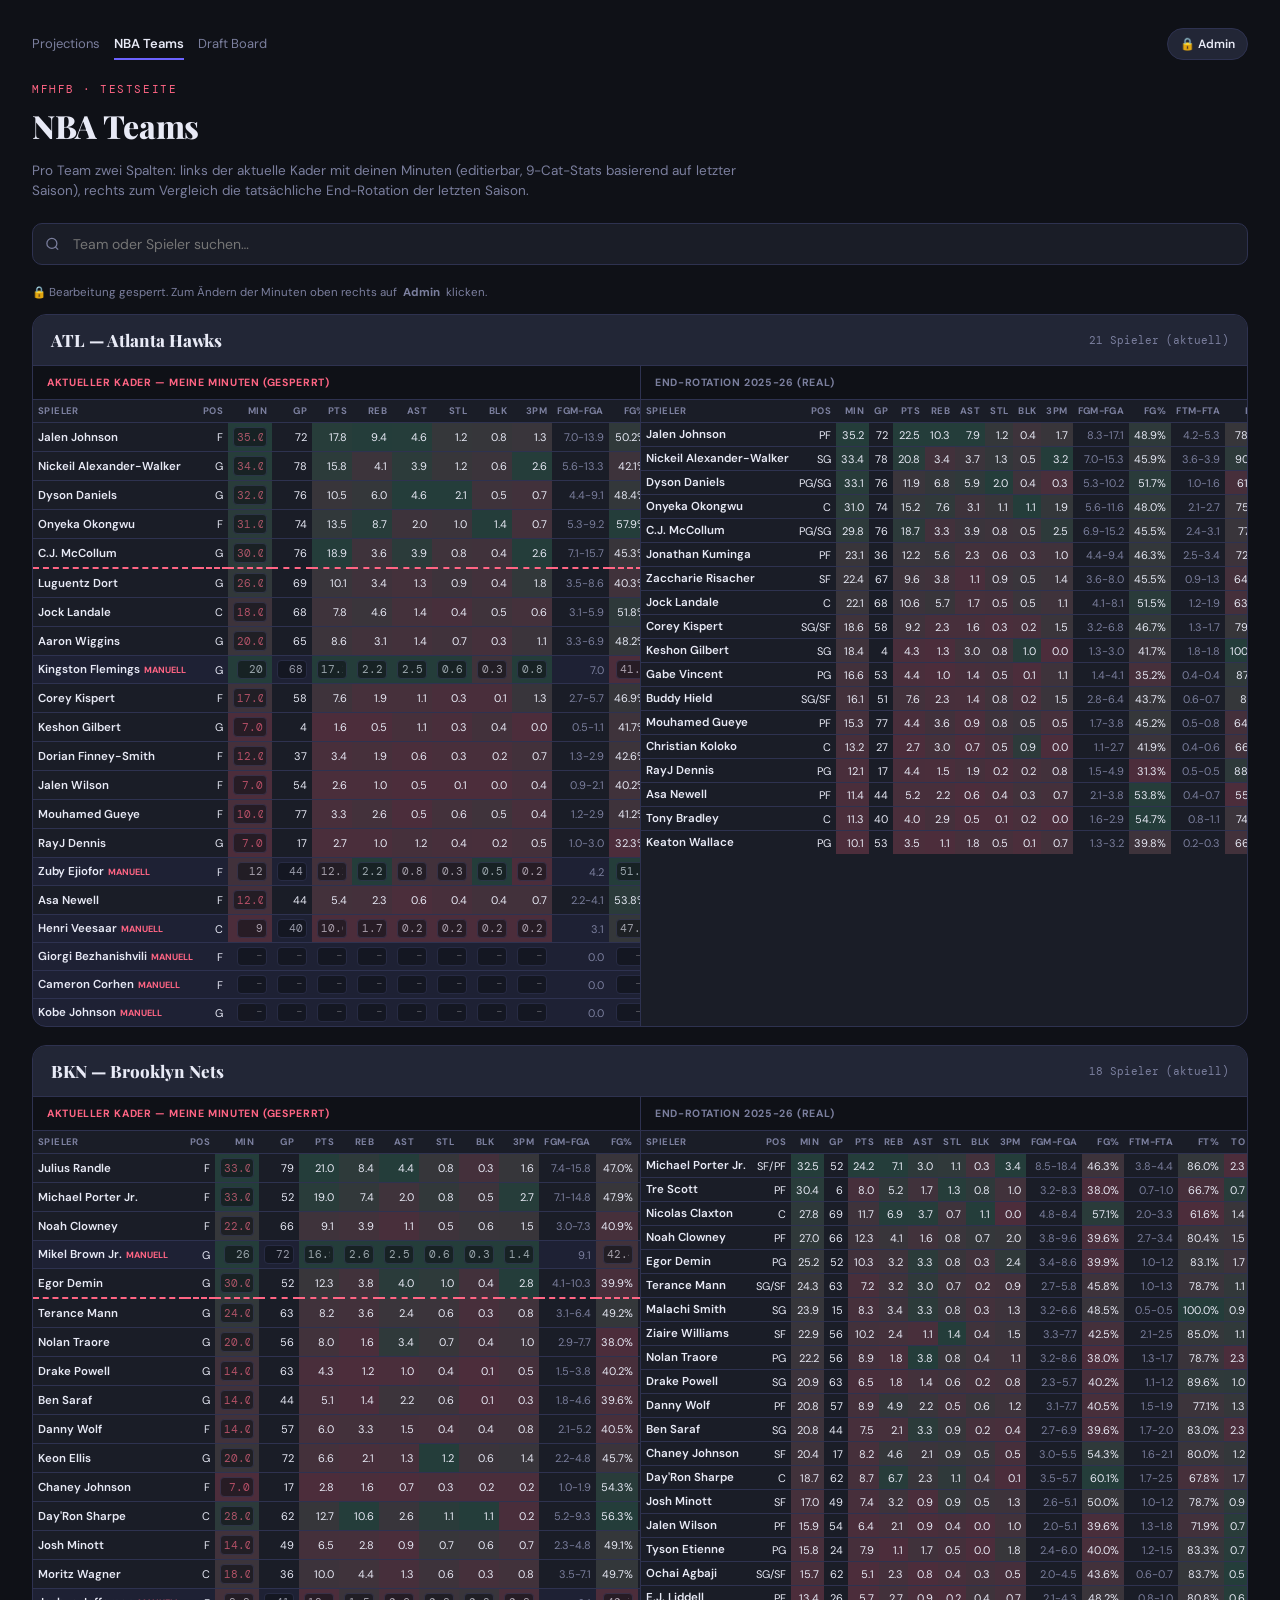
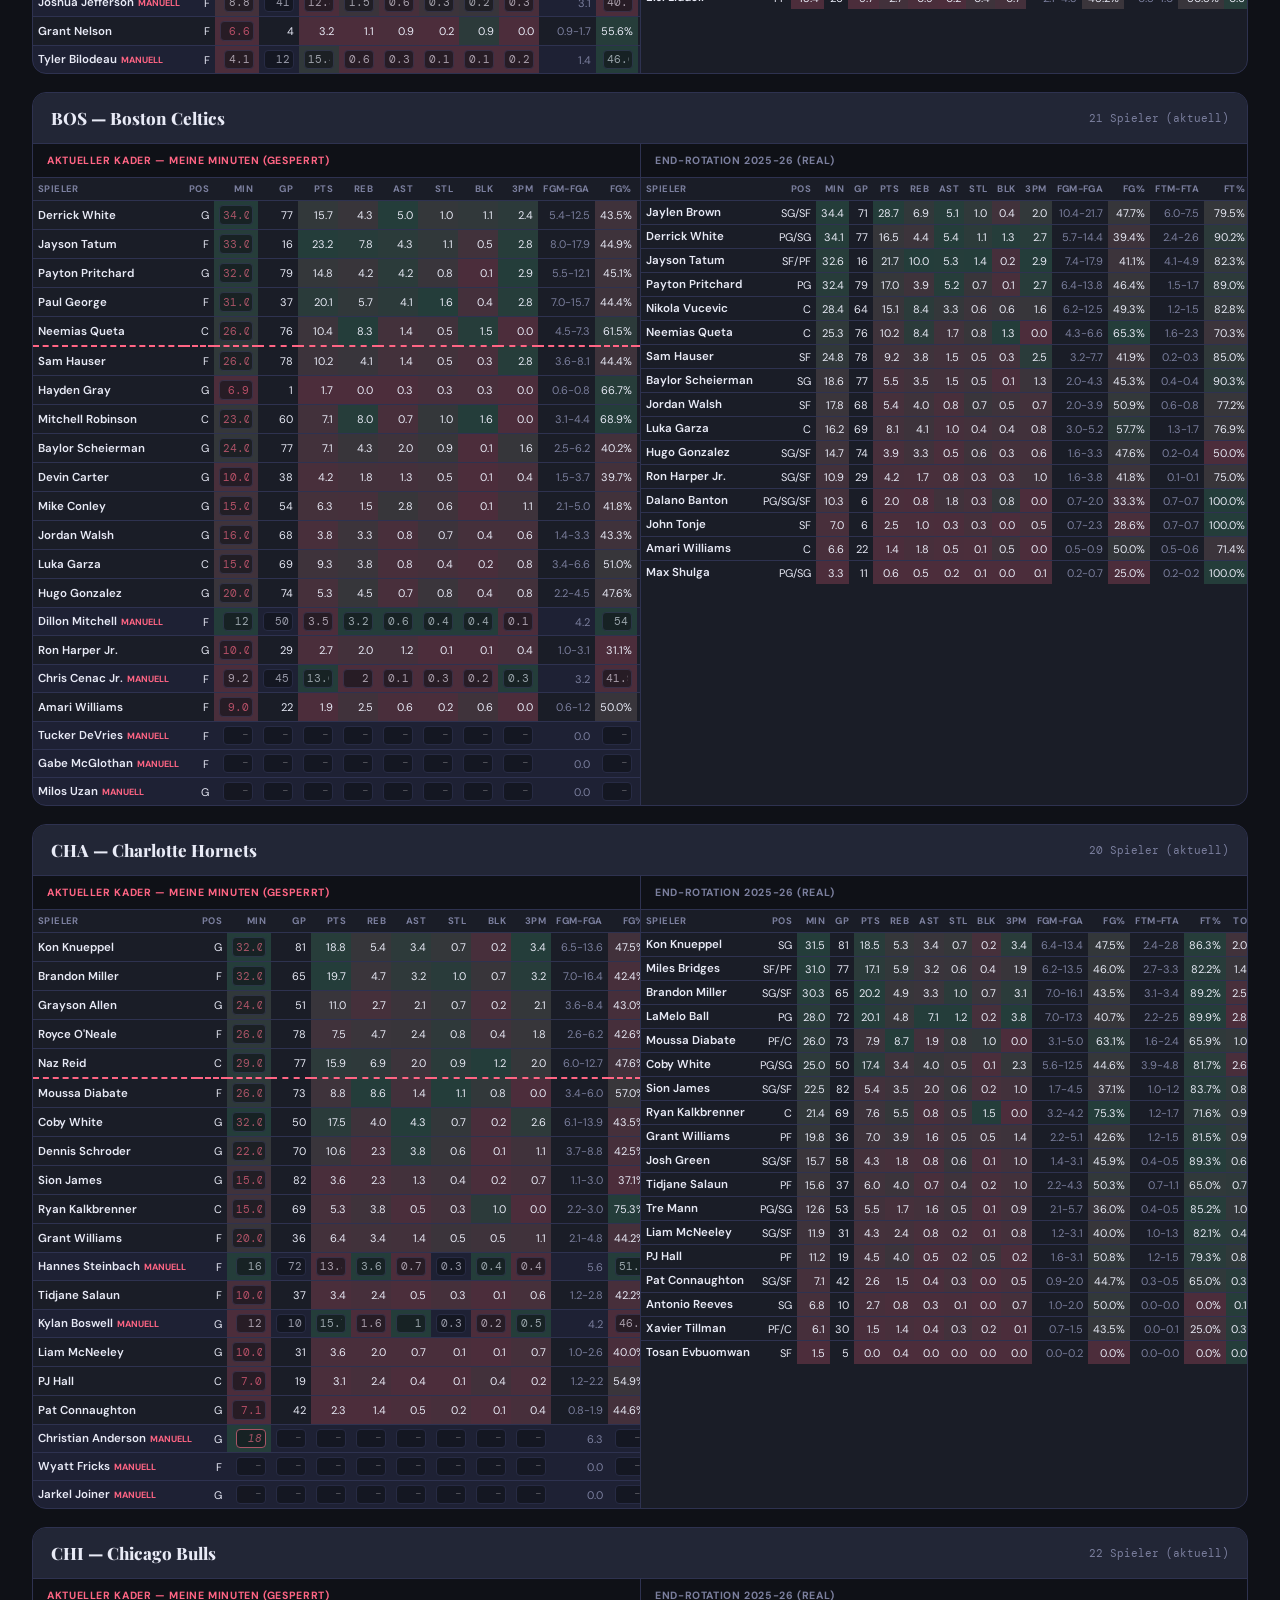
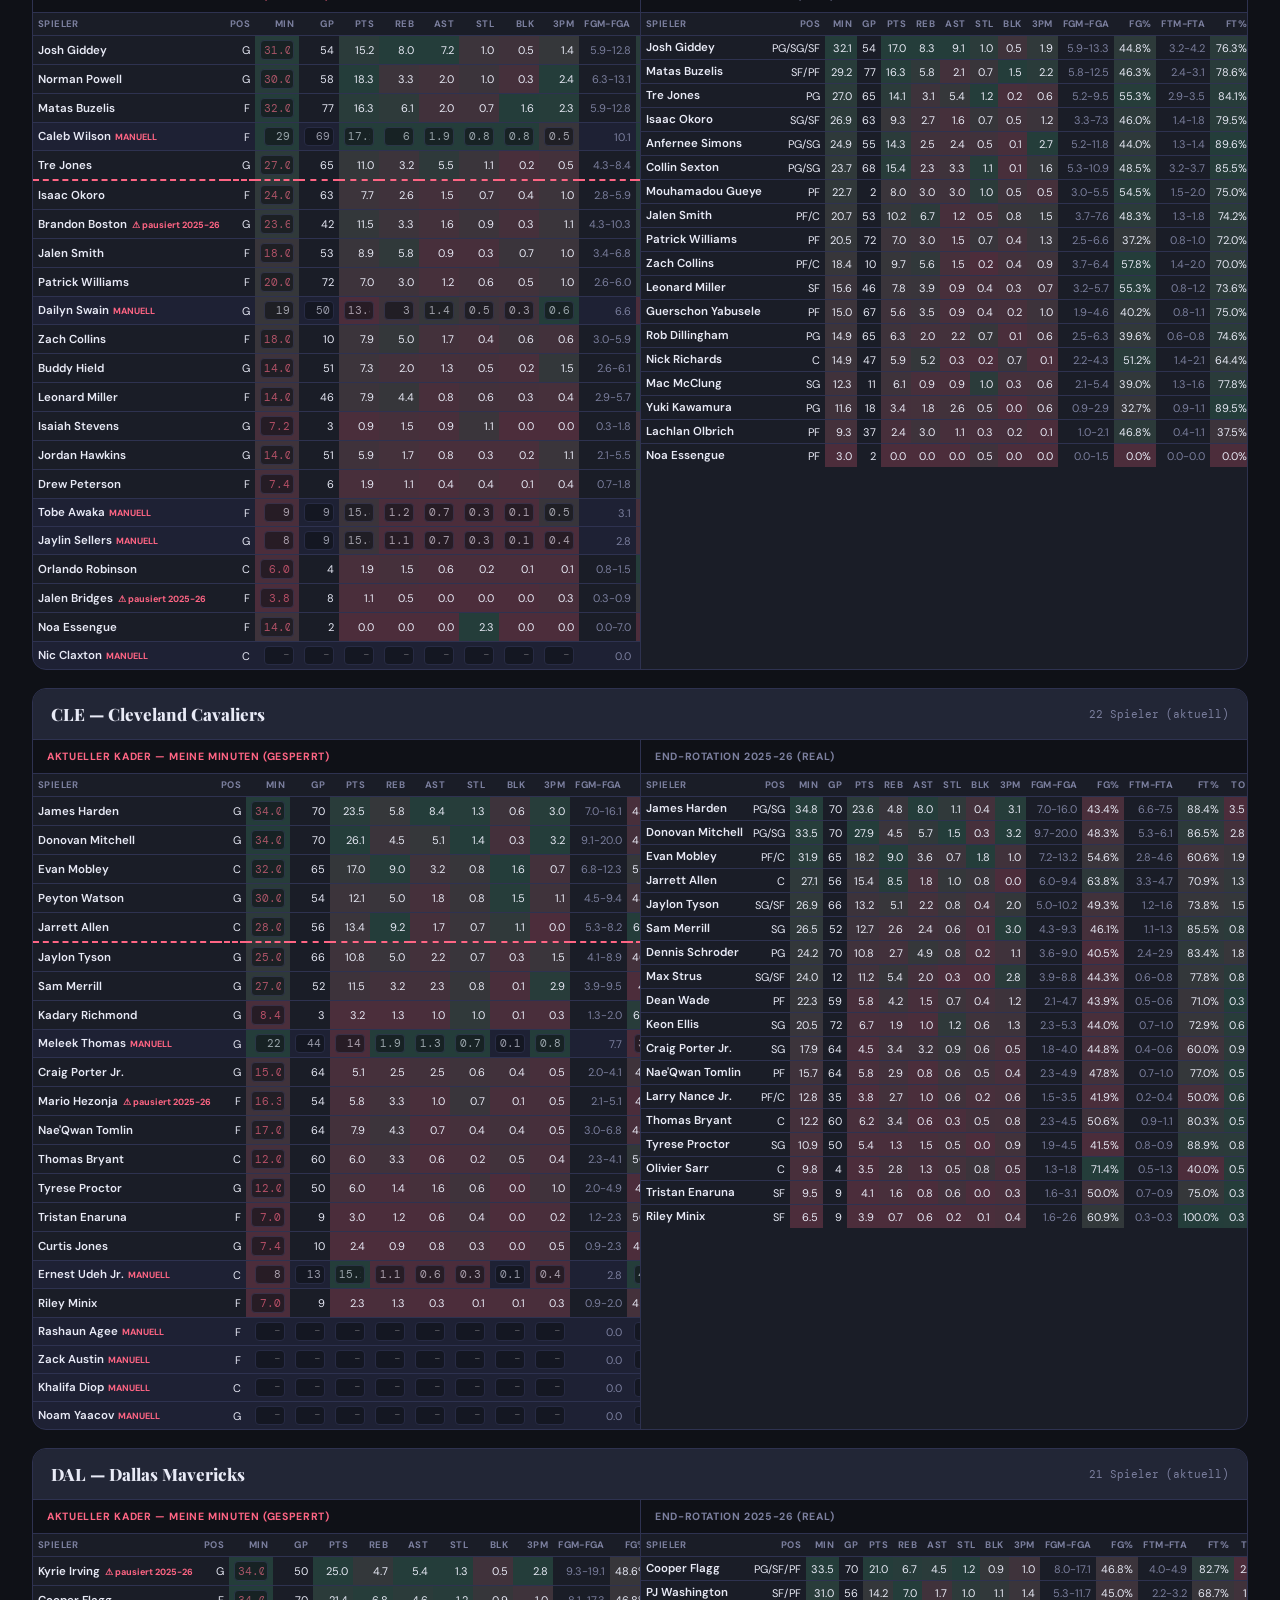
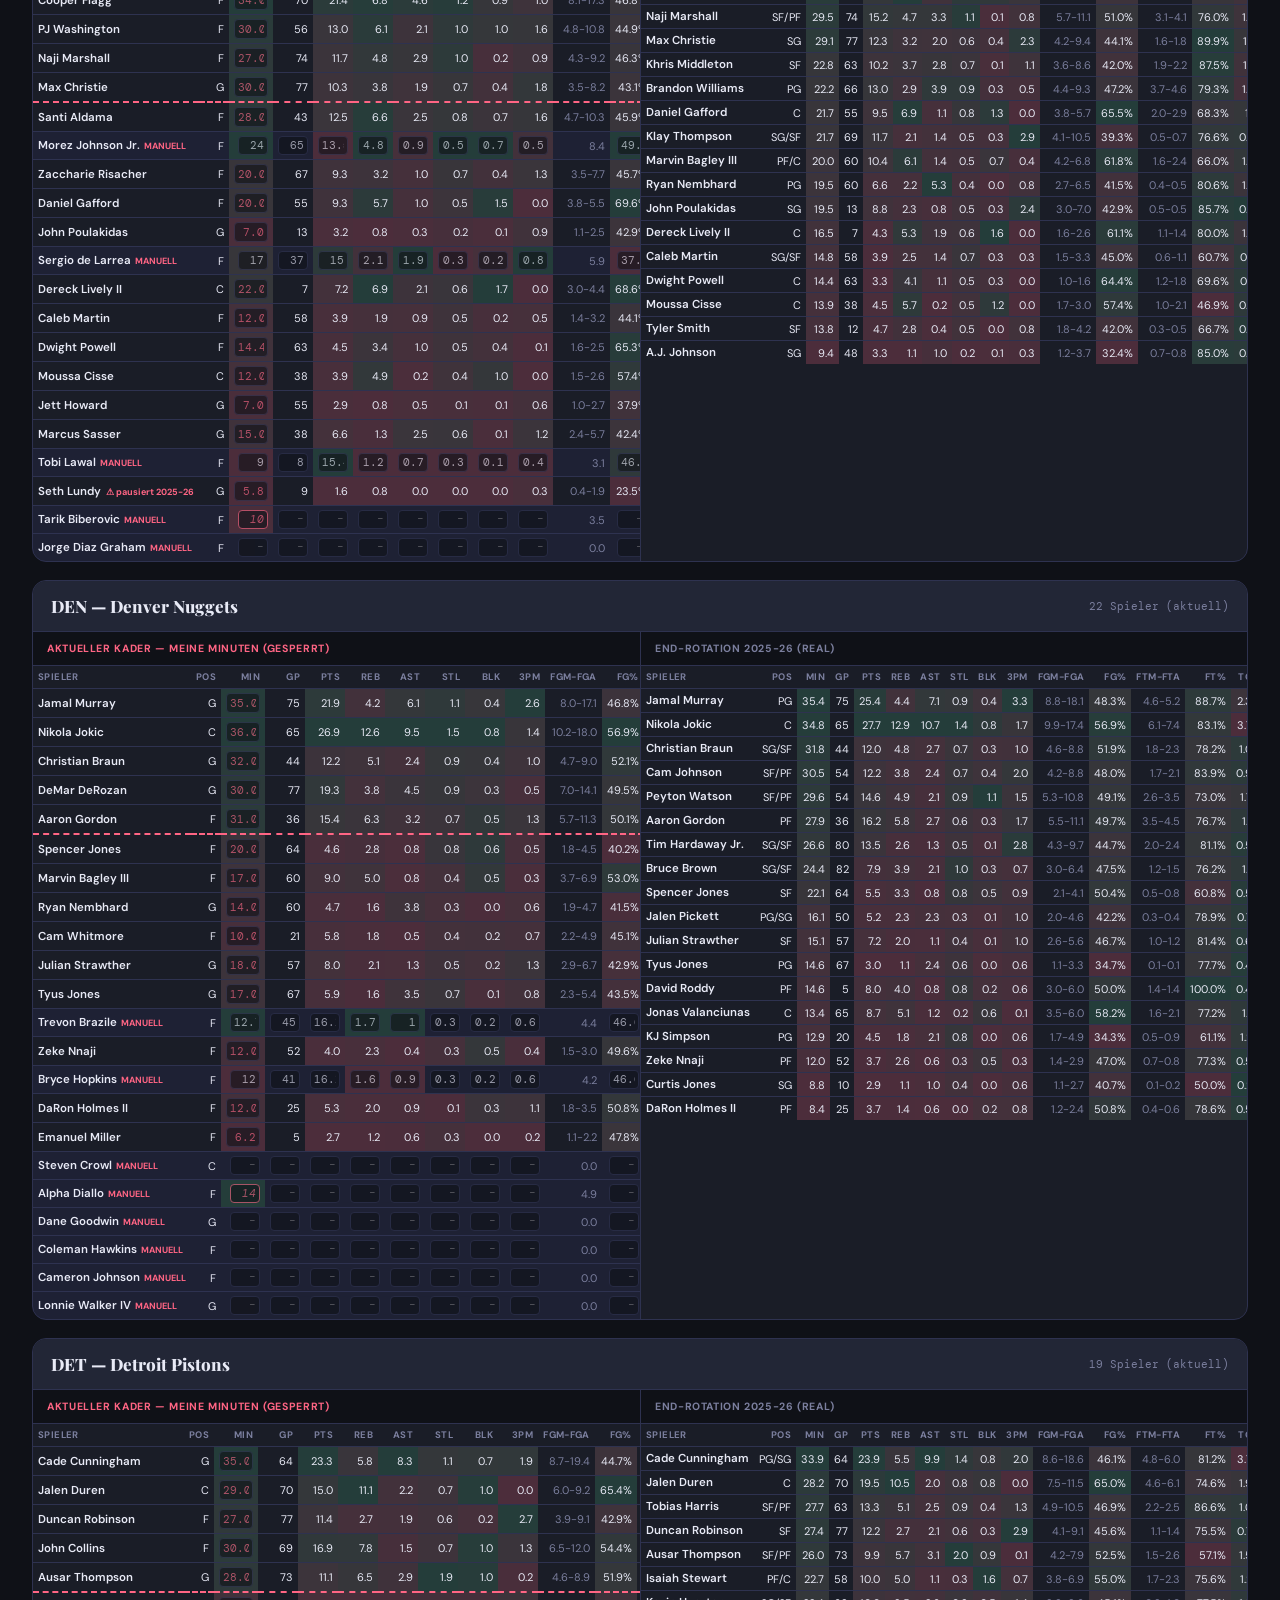
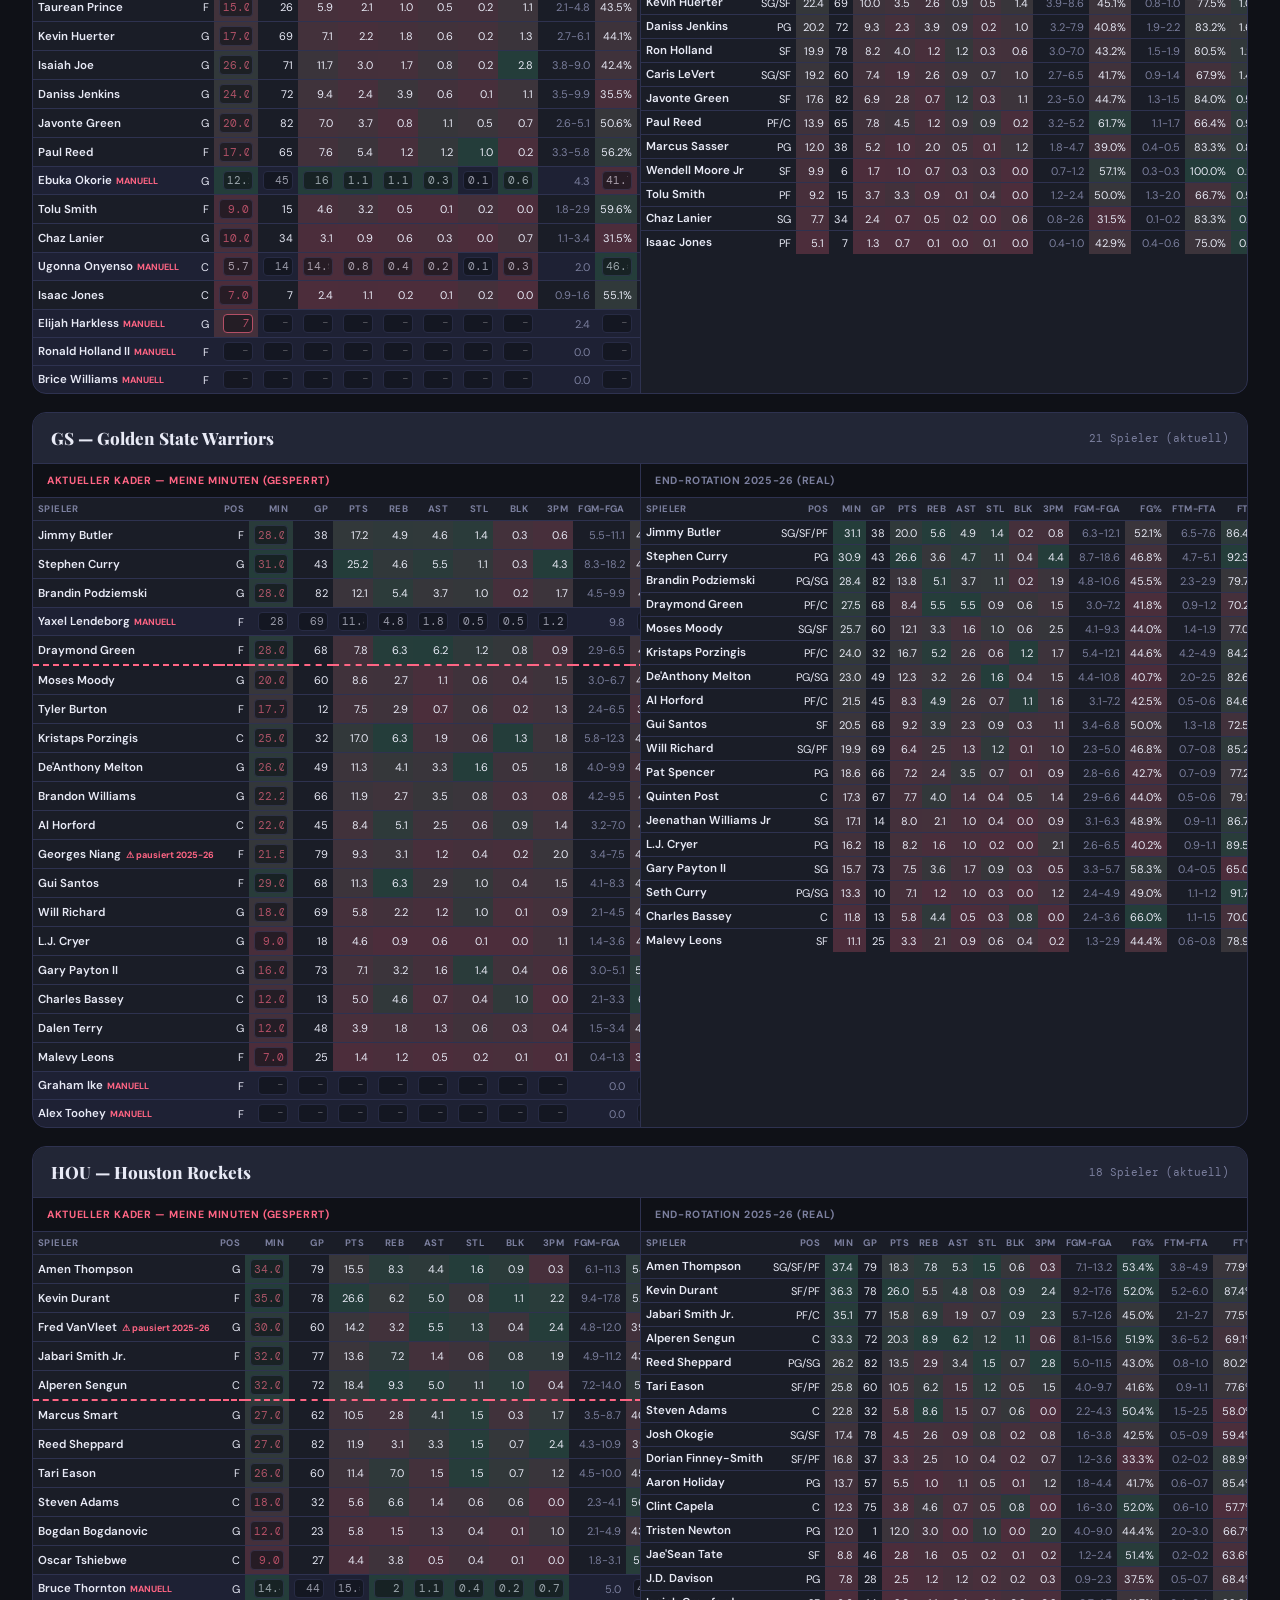
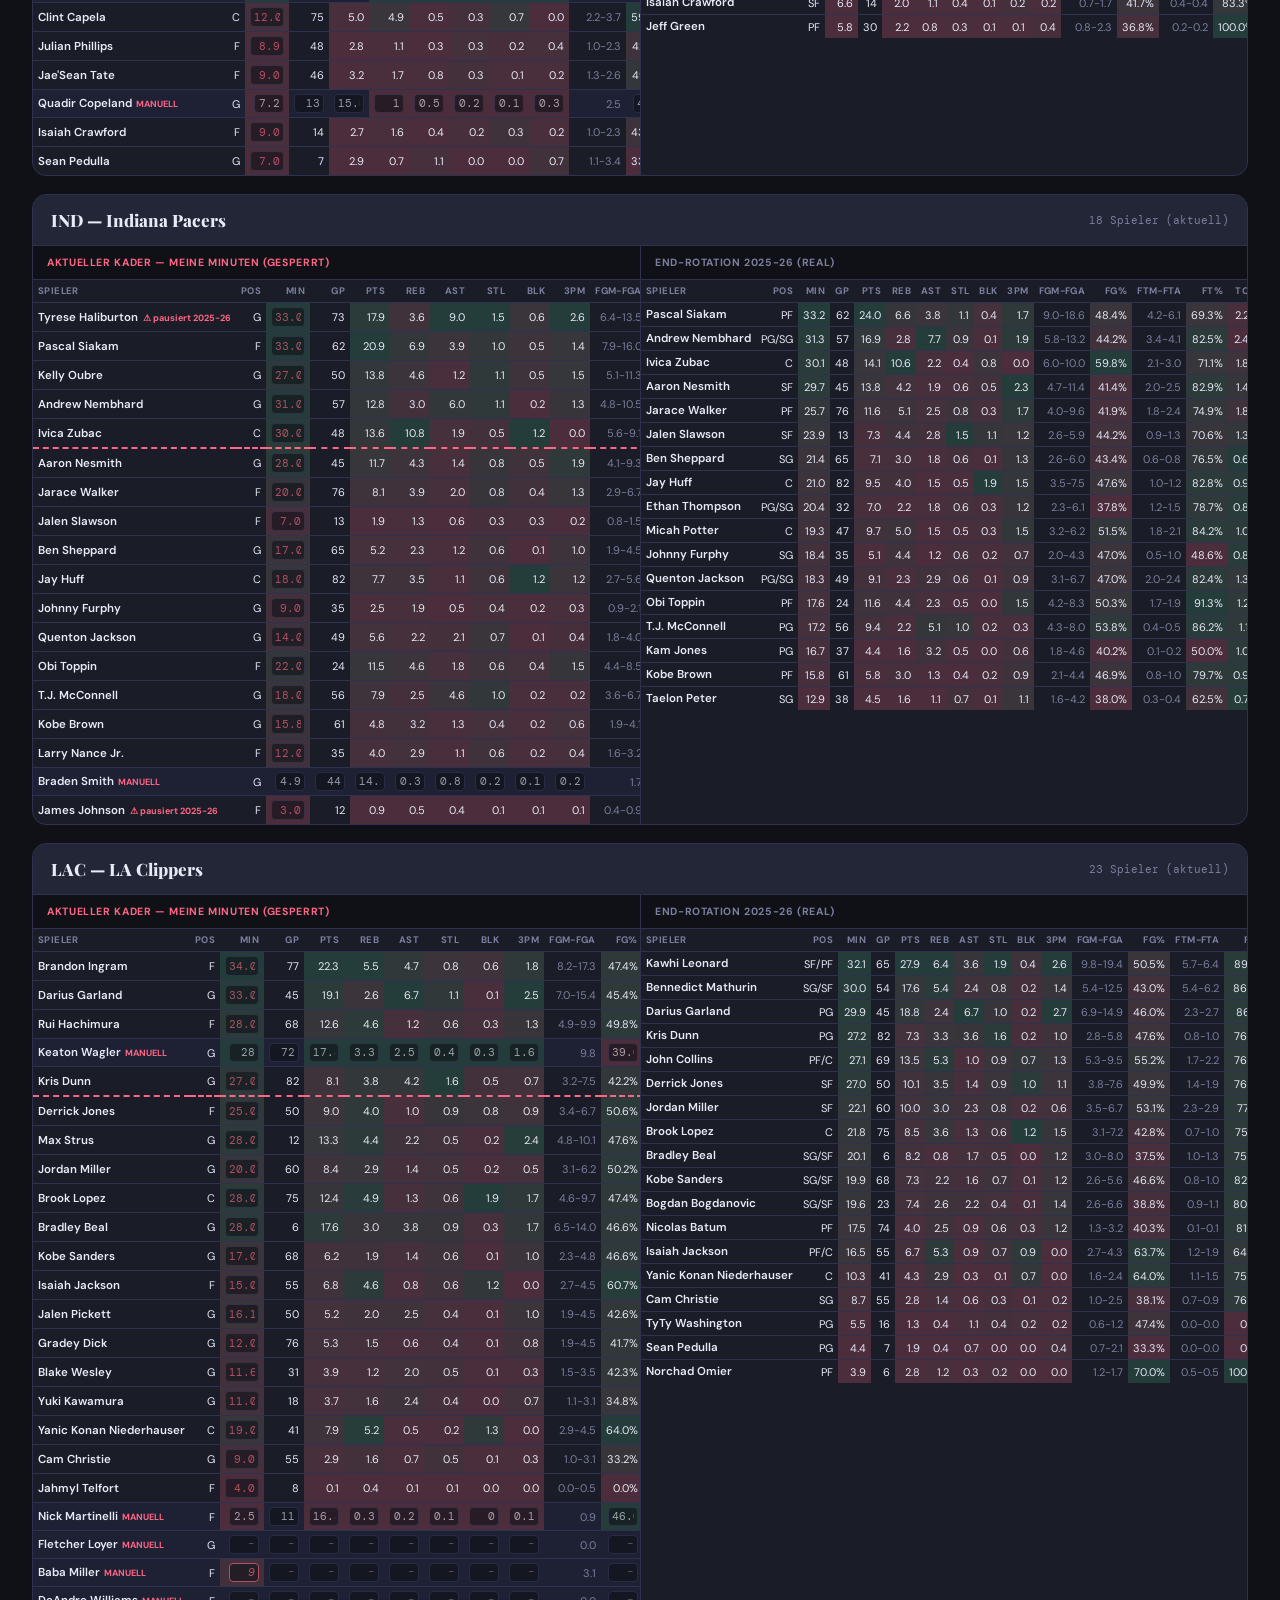
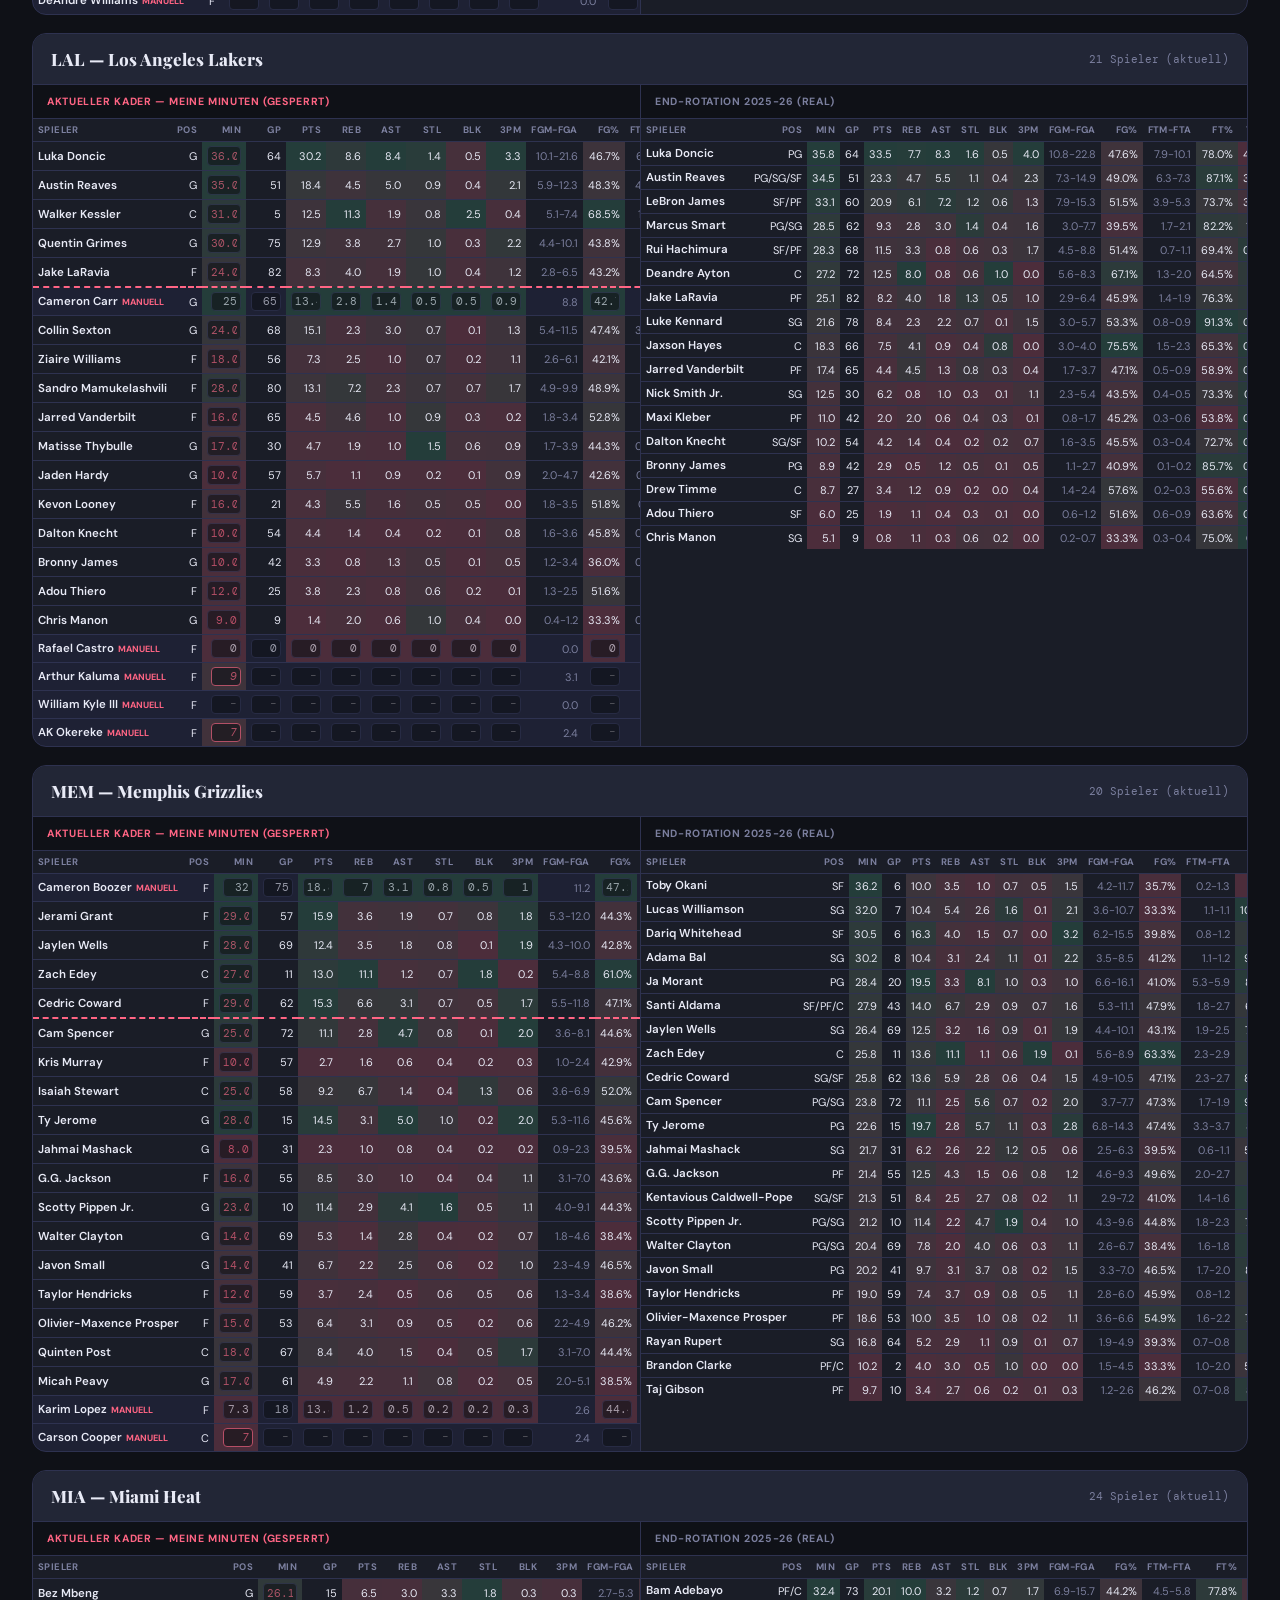
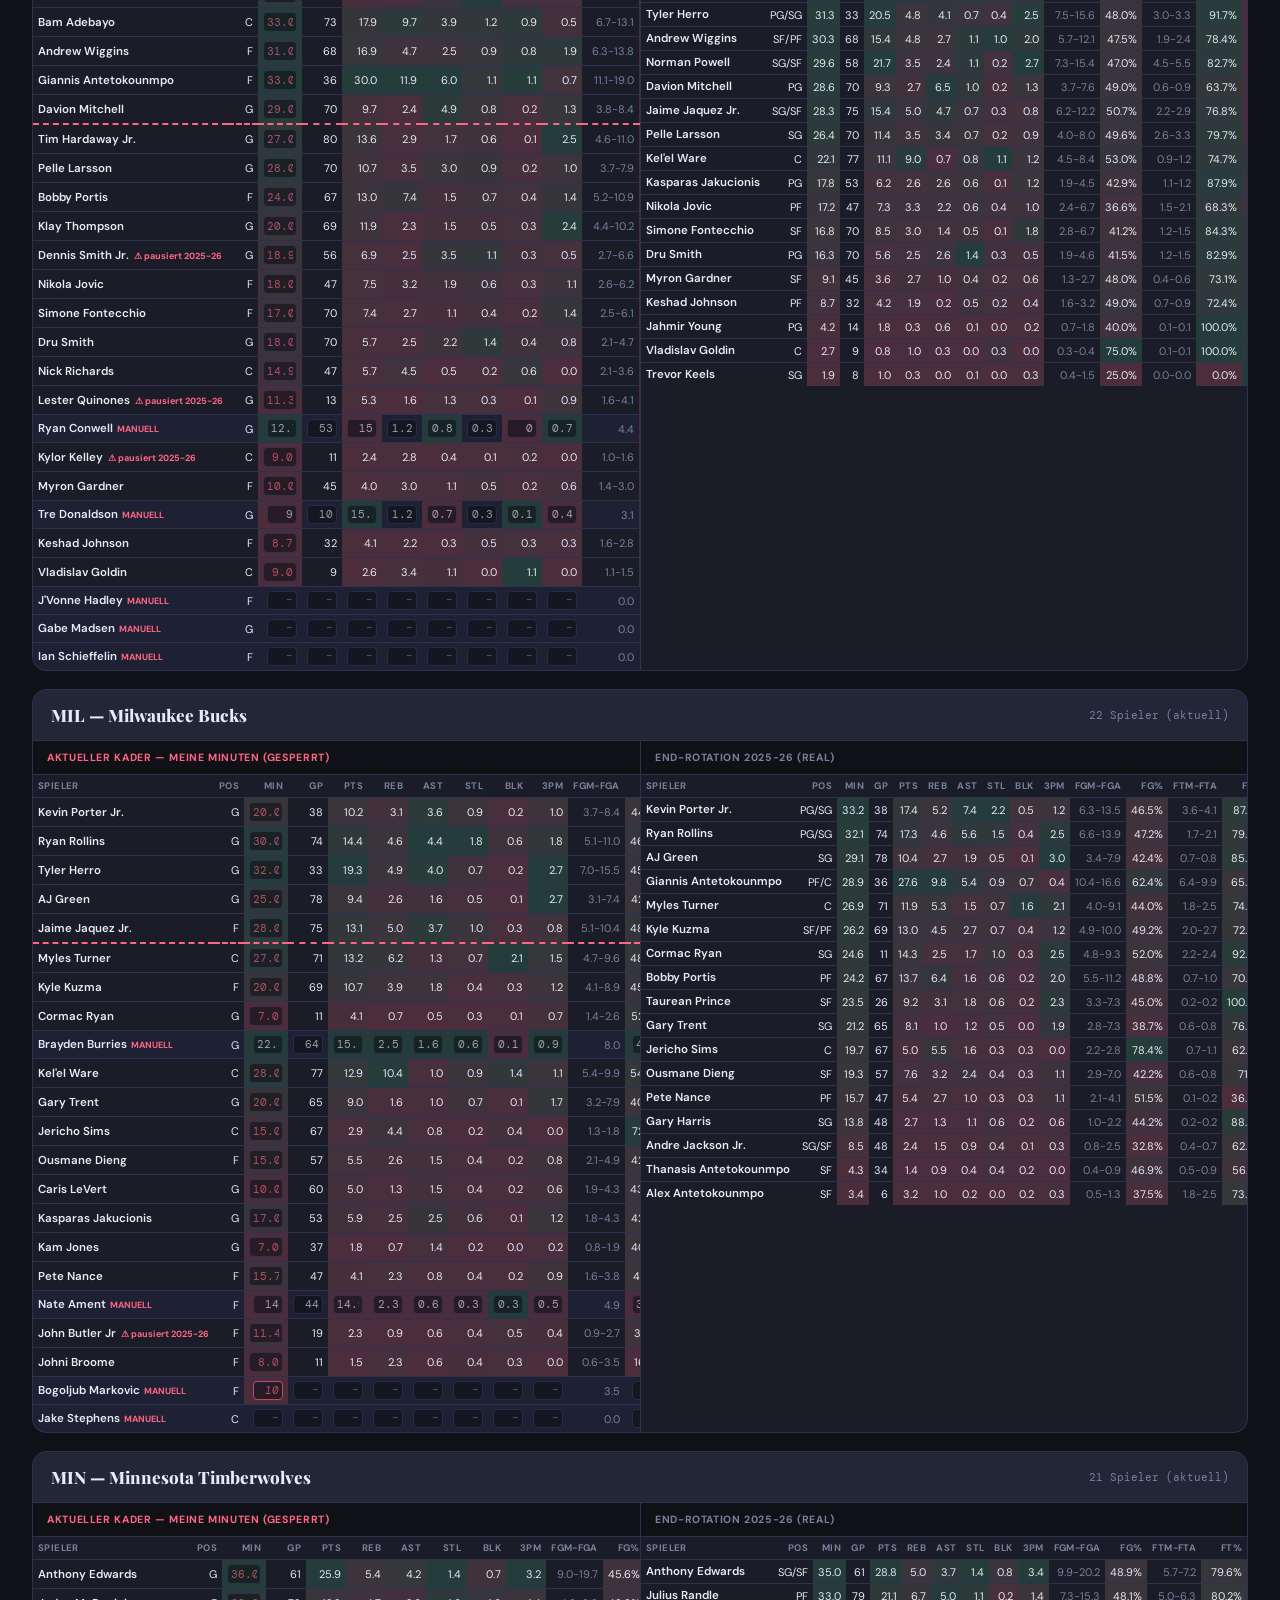
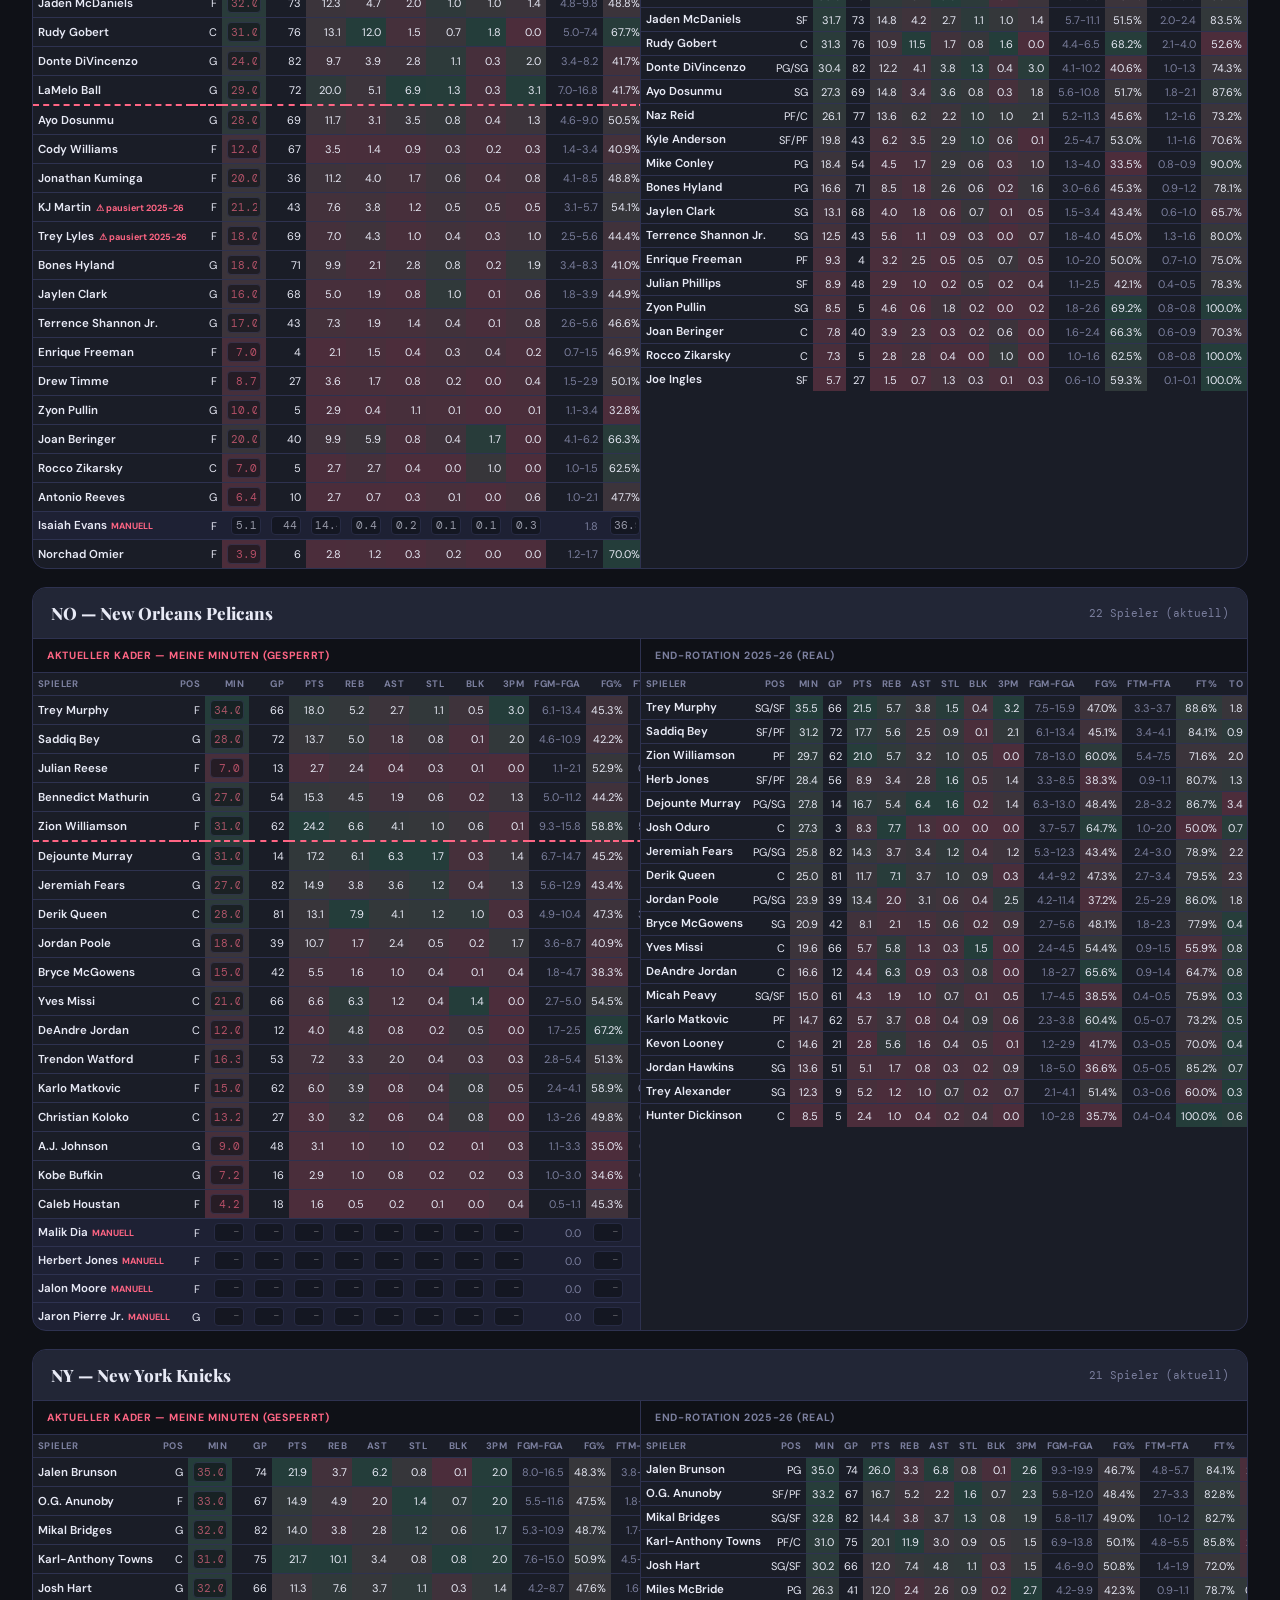
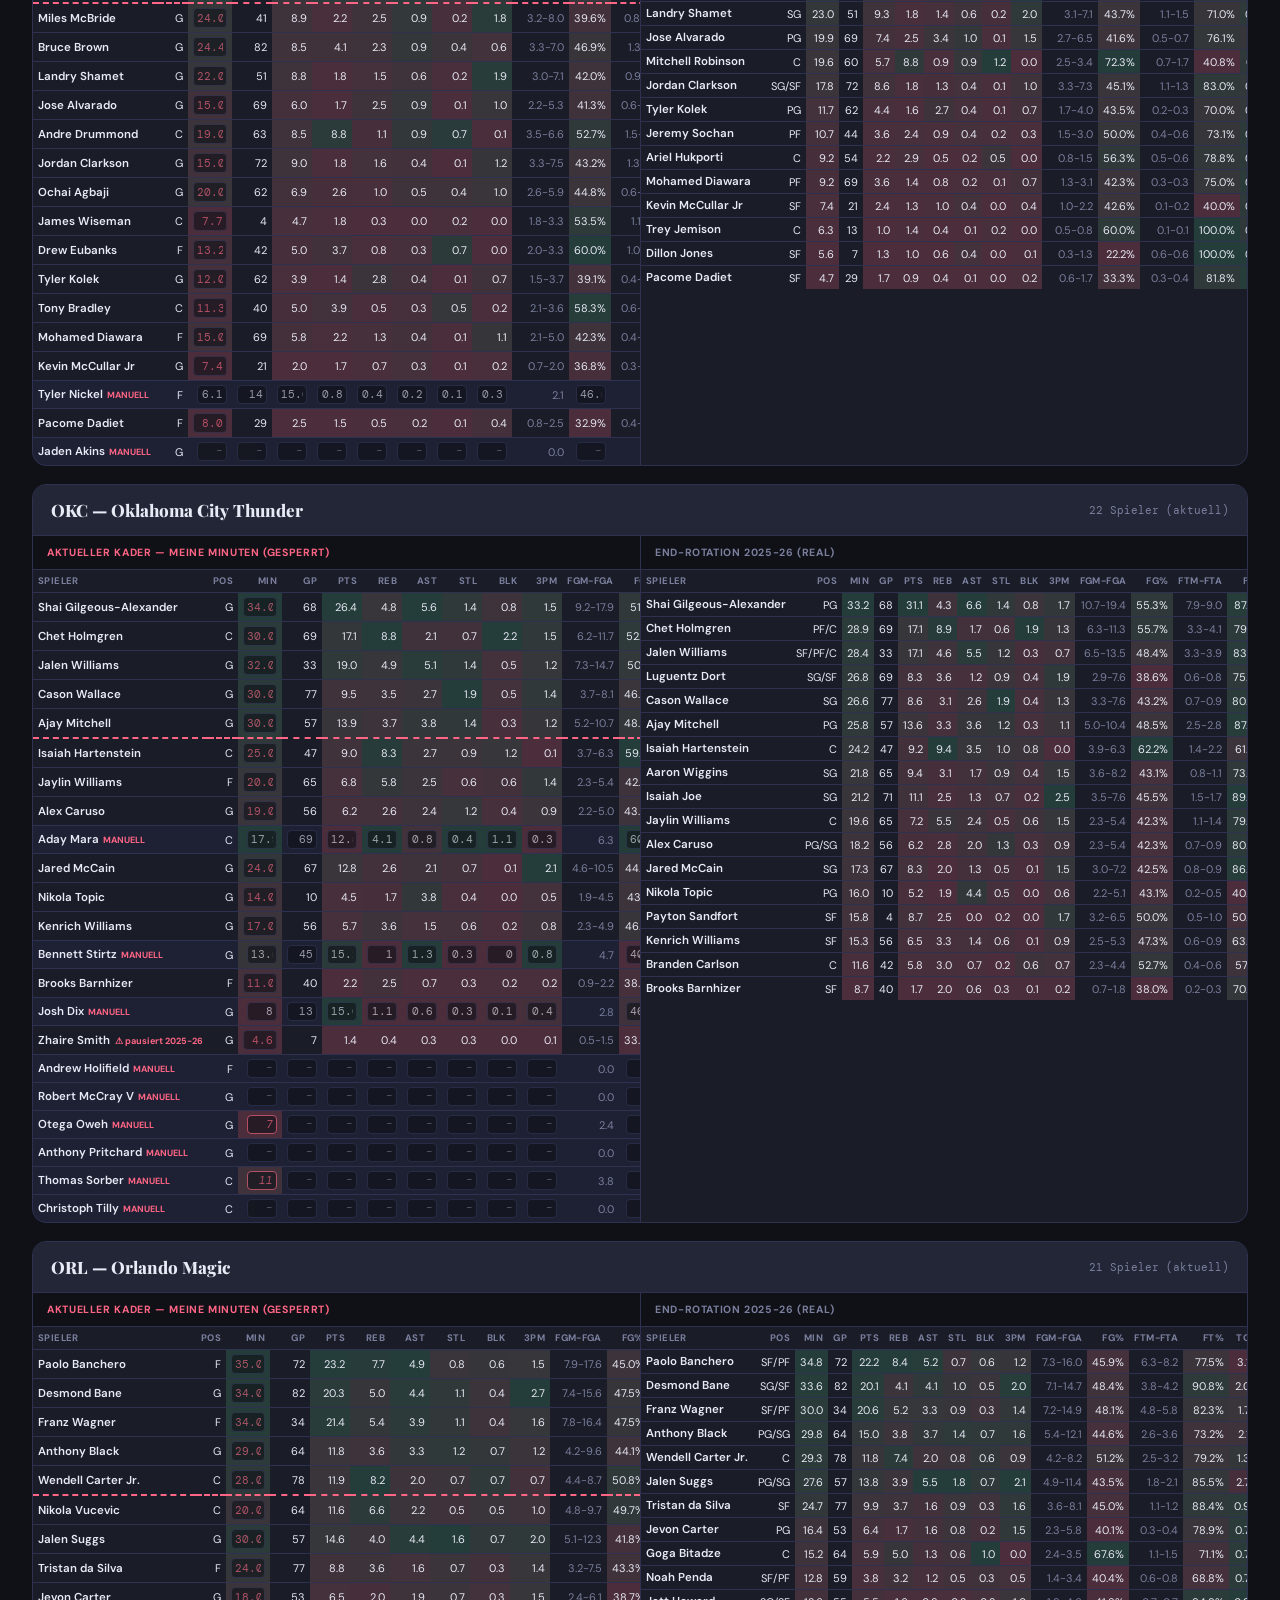
<file: projections/teams.html>
<!DOCTYPE html>
<html lang="de">
<head>
<meta charset="UTF-8">
<meta name="viewport" content="width=device-width, initial-scale=1.0">
<title>NBA Teams — MFHFBs Projections</title>
<link rel="preconnect" href="https://fonts.googleapis.com">
<link href="https://fonts.googleapis.com/css2?family=Playfair+Display:wght@700;800&family=DM+Sans:wght@400;500;600;700&family=DM+Mono:wght@400;500&display=swap" rel="stylesheet">
<script>
  (function(){
    var t = localStorage.getItem('mfhfb_theme_v1') || 'dark';
    document.documentElement.setAttribute('data-theme', t);
  })();
</script>
<style>
  :root{
    --bg:#0f1117; --surface:#1a1d27; --surface2:#222636; --border:#2e3250;
    --text:#e8eaf6; --muted:#7b7f9e; --accent:#6c63ff; --accent2:#ff6584;
    --good:#4caf81; --warn:#f5c842; --bad:#ff6584;
  }
  :root[data-theme="light"]{
    --bg:#fff5ee; --surface:#ffffff; --surface2:#fdebd8; --border:#f0d5bc;
    --text:#2c1a0e; --muted:#9a7560; --accent:#c0622f; --accent2:#e8975a;
    --good:#3d8a5c; --warn:#a8710a; --bad:#b43c64;
  }
  *{box-sizing:border-box;}
  body{margin:0; background:var(--bg); color:var(--text); font-family:'DM Sans',sans-serif; -webkit-font-smoothing:antialiased; transition:background-color 0.15s, color 0.15s;}
  .wrap{max-width:none;width:100%;margin:0 auto;padding:28px 32px 80px;}
  .topnav{display:flex; align-items:center; justify-content:space-between; gap:14px; margin-bottom:22px; font-size:13px;}
  .topnav-links{display:flex; gap:14px;}
  .topnav a{color:var(--muted); text-decoration:none; padding:6px 0; border-bottom:2px solid transparent;}
  .topnav a.active{color:var(--text); border-color:var(--accent); font-weight:600;}
  .topnav a:hover{color:var(--text);}
  .theme-toggle{
    background:var(--surface2); border:1px solid var(--border); color:var(--text);
    font-family:'DM Sans',sans-serif; font-size:12px; font-weight:600; padding:7px 12px;
    border-radius:20px; cursor:pointer;
  }
  .theme-toggle:hover{border-color:var(--accent); color:var(--accent2);}
  .theme-toggle.admin-on{background:var(--accent); border-color:var(--accent); color:#fff;}
  .min-input:disabled, .stat-input:disabled{opacity:0.6; cursor:not-allowed;}
  .lock-note{font-size:11.5px; color:var(--muted); margin-bottom:14px; display:flex; align-items:center; gap:6px;}
  .hero{margin-bottom:22px;}
  .eyebrow{font-family:'DM Mono',monospace; font-size:11px; letter-spacing:0.14em; text-transform:uppercase; color:var(--accent2); margin-bottom:8px;}
  h1{font-family:'Playfair Display',serif; font-weight:800; font-size:32px; margin:0 0 6px; letter-spacing:-0.01em;}
  .sub{color:var(--muted); font-size:13.5px; line-height:1.5; max-width:720px;}

  .search-row{position:relative; margin-bottom:20px;}
  .search-row input{
    width:100%; background:var(--surface); border:1px solid var(--border); color:var(--text);
    font-family:'DM Sans',sans-serif; font-size:14px; padding:11px 16px 11px 40px; border-radius:10px; outline:none;
  }
  .search-row input:focus{border-color:var(--accent);}
  .search-row svg{position:absolute; left:13px; top:50%; transform:translateY(-50%); color:var(--muted);}

  .empty-state{
    background:var(--surface); border:1px dashed var(--border); border-radius:14px;
    padding:32px; text-align:center; color:var(--muted); font-size:13.5px; line-height:1.7;
  }
  .empty-state code{background:var(--surface2); padding:2px 6px; border-radius:5px; font-family:'DM Mono',monospace; color:var(--accent2);}

  .team-block{background:var(--surface); border:1px solid var(--border); border-radius:14px; margin-bottom:18px; overflow:hidden;}
  .team-header{
    padding:14px 18px; border-bottom:1px solid var(--border); display:flex; align-items:center; justify-content:space-between;
    background:var(--surface2);
  }
  .team-name{font-family:'Playfair Display',serif; font-weight:800; font-size:17px;}
  .team-count{font-size:11px; color:var(--muted); font-family:'DM Mono',monospace;}

  .team-cols{display:grid; grid-template-columns:1fr 1fr;}
  @media (max-width:900px){.team-cols{grid-template-columns:1fr;}}
  .col{overflow-x:auto;}
  .col + .col{border-left:1px solid var(--border);}
  @media (max-width:900px){.col + .col{border-left:none; border-top:1px solid var(--border);}}
  .col-title{
    padding:10px 14px; font-size:10.5px; font-weight:700; letter-spacing:0.06em; text-transform:uppercase;
    color:var(--accent2); background:var(--bg); border-bottom:1px solid var(--border);
  }
  .col-title.right{color:var(--muted);}

  table.stat-table{width:100%; border-collapse:collapse; min-width:460px;}
  table.stat-table thead th{
    text-align:right; font-size:9.5px; font-weight:700; letter-spacing:0.04em; text-transform:uppercase;
    color:var(--muted); padding:5px 5px; border-bottom:1px solid var(--border); white-space:nowrap;
  }
  table.stat-table thead th:first-child{text-align:left;}
  table.stat-table tbody td{
    padding:4px 5px; border-bottom:1px solid var(--border); text-align:right; font-size:11px;
    font-variant-numeric:tabular-nums; white-space:nowrap;
  }
  table.stat-table tbody tr:last-child td{border-bottom:none;}
  table.stat-table tbody tr:hover{background:var(--surface2);}
  .left-table tbody tr:nth-child(5) td{border-bottom:2px dashed var(--accent2);}
  table.stat-table td.name-cell{text-align:left; font-weight:600; font-size:11.5px;}
  table.stat-table tr.unmatched td{opacity:0.5; font-style:italic;}
  table.stat-table tr.manual-row td{background:rgba(108,99,255,0.06);}
  .manual-tag{font-size:9px; font-weight:700; color:var(--accent2); text-transform:uppercase; margin-left:4px;}
  .stat-input{
    width:30px; background:var(--bg); border:1px solid var(--border); color:var(--text);
    font-family:'DM Mono',monospace; font-size:10.5px; text-align:right; border-radius:4px; padding:2px 3px; outline:none;
  }
  .stat-input:focus{border-color:var(--accent); color:var(--accent2);}
  .stat-input.proj-min{border-color:var(--accent2); color:var(--accent2); font-style:italic;}
  .pause-tag{color:var(--bad); font-size:9px; font-weight:700; margin-left:5px;}
  .min-input{
    width:34px; background:var(--bg); border:1px solid var(--border); color:var(--accent2);
    font-family:'DM Mono',monospace; font-size:11px; text-align:right; border-radius:4px; padding:2px 3px; outline:none;
  }
  .min-input:focus{border-color:var(--accent);}
  .min-input.edited{border-color:var(--accent); color:var(--warn);}
  /* Zahlen-Spinner-Pfeile ausblenden, spart horizontalen Platz */
  .min-input, .stat-input{-moz-appearance:textfield;}
  .min-input::-webkit-outer-spin-button, .min-input::-webkit-inner-spin-button,
  .stat-input::-webkit-outer-spin-button, .stat-input::-webkit-inner-spin-button{
    -webkit-appearance:none; margin:0;
  }
  .reset-btn{background:none; border:none; color:var(--muted); font-size:10px; padding:0 1px; cursor:pointer;}
  .reset-btn:hover{color:var(--accent2);}
  .no-match-note{padding:10px 14px; font-size:11px; color:var(--muted); font-style:italic;}
  .left-table tbody tr[draggable]{cursor:grab;}
  .left-table tbody tr[draggable]:active{cursor:grabbing;}
  .left-table tbody tr.drag-over{outline:2px dashed var(--accent); outline-offset:-2px;}
  .drag-handle{color:var(--muted); font-size:10px; margin-right:3px; user-select:none;}

  footer{margin-top:24px; font-size:11.5px; color:var(--muted); line-height:1.6;}
</style>
</head>
<body>
<div class="wrap">
  <div class="topnav">
    <div class="topnav-links">
      <a href="index.html">Projections</a>
      <a href="teams.html" class="active">NBA Teams</a>
      <a href="draft.html">Draft Board</a>
    </div>
    <div style="display:flex; gap:8px; align-items:center;">
      <button class="theme-toggle" id="adminToggle"></button>
    </div>
  </div>

  <div class="hero">
    <div class="eyebrow">MFHFB · Testseite</div>
    <h1>NBA Teams</h1>
    <p class="sub" id="heroSub">Pro Team zwei Spalten: links der aktuelle Kader mit deinen Minuten (editierbar, 9-Cat-Stats basierend auf letzter Saison), rechts zum Vergleich die tatsächliche End-Rotation der letzten Saison.</p>
  </div>

  <div class="search-row">
    <svg width="15" height="15" fill="none" stroke="currentColor" stroke-width="2" viewBox="0 0 24 24"><circle cx="11" cy="11" r="8"/><line x1="21" y1="21" x2="16.65" y2="16.65"/></svg>
    <input type="text" id="search" placeholder="Team oder Spieler suchen…">
  </div>

  <div class="lock-note" id="lockNote"></div>

  <div id="content"></div>

  <footer id="footerText"></footer>
</div>

<script src="players-data.js"></script>
<script src="projected-minutes.js"></script>
<script src="rookie-projections.js" onerror="window.__rookiesMissing=true"></script>
<script>
  // rosters-data.js existiert erst, nachdem scripts/fetch-rosters.mjs
  // (manuell oder via GitHub Action) einmal gelaufen ist.
  window.addEventListener('error', function(){});
</script>
<script src="rosters-data.js" onerror="window.__rostersMissing = true"></script>
<script src="assets/shared.js"></script>
<script src="assets/inseason-blend.js"></script>
<script>
mfhfbInitThemeToggle('themeToggle');
mfhfbInitAdminToggle('adminToggle', () => render());
// ESPN_TO_BBM_TEAM/toBbmAbbr wurden nach assets/shared.js verschoben
// (MFHFB_ESPN_TO_BBM_TEAM/mfhfbToBbmAbbr) -- zentral statt dupliziert, da
// jetzt auch index.html/draft.html sie brauchen (siehe mfhfbApplyCurrentTeams).
const nameIndex = mfhfbBuildNameIndex(PLAYER_RATES);

// Rookie-Seeding läuft jetzt zentral in assets/shared.js
// (mfhfbSeedRookieProjections), für alle 3 Seiten, nicht nur hier.
// Team-Feld manueller Einträge gegen die echten ESPN-Kader abgleichen --
// z.B. wenn ein Rookie inzwischen wirklich einem Team beigetreten ist, aber
// rookie-projections.js noch die statische Pre-Draft-Schätzung hat (siehe
// mfhfbSyncManualTeams() in shared.js). Betrifft hier primär die Draft-
// Board-/Projections-Anzeige, nicht die linke Spalte dieser Seite (die
// kommt ohnehin direkt aus ROSTERS_DATA), hält aber den gemeinsamen
// localStorage-Eintrag für alle drei Seiten konsistent.
if (typeof ROSTERS_DATA !== 'undefined') mfhfbSyncManualTeams();
const NEWEST_LABEL = SEASON_LABELS[SEASON_LABELS.length - 1];
let query = '';

function fmt(v, d=1) { return v.toFixed(d); }

function statHeaderRow() {
  return `<tr><th>Spieler</th><th>Pos</th><th>Min</th><th>GP</th><th>PTS</th><th>REB</th><th>AST</th><th>STL</th><th>BLK</th><th>3PM</th><th>FGM-FGA</th><th>FG%</th><th>FTM-FTA</th><th>FT%</th><th>TO</th></tr>`;
}

const HEAT_COLS = ['min', 'pts', 'reb', 'ast', 'stl', 'blk', 'fg3m', 'fgpct', 'ftpct', 'tov'];
const HEAT_INVERT = { tov: true };

function computeHeatRange(items, getVal) {
  const range = {};
  HEAT_COLS.forEach(col => {
    const vals = items.map(it => getVal(it, col)).filter(v => v !== null && v !== undefined && !isNaN(v));
    range[col] = vals.length ? { min: Math.min(...vals), max: Math.max(...vals) } : { min: 0, max: 0 };
  });
  return range;
}
function heatFor(range, col, val) {
  if (val === null || val === undefined || isNaN(val)) return '';
  return mfhfbHeatStyle(val, range[col].min, range[col].max, !!HEAT_INVERT[col]);
}

// Zeile für Spieler ohne Rate-Daten (Rookies, Two-Way etc.): editierbare
// Felder für alle 9 Cats + Min + GP, manuell gepflegt und in localStorage
// gespeichert (name/team/pos + stats), damit auch die Projections-Seite
// sie anzeigen kann.
function renderManualRow(rp, teamBbmAbbr, range) {
  const key = mfhfbNormalizeName(rp.name);
  const admin = mfhfbIsAdmin();
  const manual = mfhfbGetManualStats()[key] || {};
  const projMin = mfhfbProjectedMin(rp.name);
  const field = (id, step) => {
    let v = manual[id];
    let isProj = false;
    // Minutenfeld: projizierte Minuten vorbelegen, solange nichts manuell gesetzt ist.
    if (id === 'min' && v === undefined && projMin !== undefined) {
      v = projMin;
      isProj = true;
    }
    const heatStyle = HEAT_COLS.includes(id) ? heatFor(range, id, v) : '';
    return `<td style="${heatStyle}"><input class="stat-input${isProj ? ' proj-min' : ''}" type="number" step="${step}" min="0" ${admin ? '' : 'disabled'}
      ${isProj ? 'title="projizierte Minuten (Rookie) — anpassbar"' : ''}
      value="${v !== undefined ? v : ''}" placeholder="–"
      data-key="${key}" data-team="${teamBbmAbbr}" data-field="${id}"
      data-name="${rp.name.replace(/"/g,'&quot;')}" data-pos="${(rp.position||'').replace(/"/g,'&quot;')}"
      onchange="onManualChange(this)"></td>`;
  };
  // Für manuelle Einträge gibt es keine echten Attempt-Daten -- Anzeige
  // als Schätzung Min × Quote, nur informativ, nicht editierbar (die
  // Quote selbst bleibt das editierbare Feld, wie bisher).
  const minVal = manual.min !== undefined ? manual.min : (projMin !== undefined ? projMin : 0);
  const attemptProxy = (pctId) => {
    const rate = pctId === 'ftpct' ? 0.12 : 0.35; // ~FTA/Min bzw. ~FGA/Min, grober Liga-Schnitt
    const est = minVal * rate;
    return `<td style="font-size:11px; color:var(--muted);" title="Geschätzte Versuche aus Min × Liga-Schnittrate — keine echten Attempt-Daten für manuelle/Rookie-Einträge">${fmt(est,1)}</td>`;
  };
  return `<tr ${admin ? 'draggable="true"' : ''} data-key="${key}" data-team="${teamBbmAbbr}" class="manual-row">
    <td class="name-cell">${admin ? '<span class="drag-handle">⠿</span>' : ''}${rp.name}<span class="manual-tag">manuell</span></td>
    <td class="left">${rp.position || '-'}</td>
    ${field('min', 0.5)}
    ${field('gp', 1)}
    ${field('pts', 0.1)}
    ${field('reb', 0.1)}
    ${field('ast', 0.1)}
    ${field('stl', 0.1)}
    ${field('blk', 0.1)}
    ${field('fg3m', 0.1)}
    ${attemptProxy('fgpct')}
    ${field('fgpct', 0.5)}
    ${attemptProxy('ftpct')}
    ${field('ftpct', 0.5)}
    ${field('tov', 0.1)}
  </tr>`;
}

// Linke Spalte: aktueller (ESPN-)Kader, editierbare Minuten, Stats aus den
// Pro-Minute-Raten der letzten Saison hochgerechnet. Heatmap-Farben werden
// pro Team (also innerhalb dieser Liste) berechnet. Reihenfolge kann per
// Drag & Drop angepasst werden (z.B. für eine Starting 5 oben).
function renderLeftRows(rosterPlayers, weights, overrides, teamAbbr, teamBbmAbbr) {
  if (!rosterPlayers.length) return `<tr><td colspan="14" class="no-match-note">Keine Spieler</td></tr>`;

  const admin = mfhfbIsAdmin();
  const manualStats = mfhfbGetManualStats();

  let items = rosterPlayers.map(rp => {
    const key = mfhfbNormalizeName(rp.name);
    const match = nameIndex.get(key);
    if (!match) return { key, rp, match: null, manual: manualStats[key] || null };
    const isEdited = overrides[key] !== undefined;
    const latest = mfhfbLatestSeason(match);
    const newestActual = mfhfbNewestSeasonActual(match);
    const minutes = isEdited ? overrides[key] : mfhfbDefaultMinutes(match.name, latest.mpg, latest.gp);
    const s = mfhfbComputeProjection(match, minutes, weights);
    return { key, rp, match, isEdited, latest, newestActual, minutes, s };
  });

  // Standard-Reihenfolge: absteigend nach realen Minuten der letzten
  // Saison (gleiches Kriterium wie die rechte Tabelle) — dadurch stehen
  // Spieler, die in beiden Kadern sind, in derselben Zeile nebeneinander,
  // und Zu-/Abgänge fallen durch die Verschiebung sofort auf. Eine per
  // Drag & Drop gespeicherte Reihenfolge (z.B. Starting 5) hat Vorrang.
  items.sort((a, b) => {
    const av = a.match ? a.latest.mpg : (a.manual && a.manual.min) || -1;
    const bv = b.match ? b.latest.mpg : (b.manual && b.manual.min) || -1;
    return bv - av;
  });
  items = mfhfbApplyTeamOrder(items, teamAbbr);

  const range = computeHeatRange(
    items.filter(it => it.match),
    (it, col) => col === 'min' ? it.minutes : it.s[col]
  );
  const manualRange = computeHeatRange(
    items.filter(it => !it.match).map(it => it.manual || {}),
    (it, col) => it[col]
  );

  return items.map(it => {
    if (!it.match) return renderManualRow(it.rp, teamBbmAbbr, manualRange);
    const { rp, match, isEdited, latest, newestActual, minutes, s, key } = it;
    return `<tr ${admin ? 'draggable="true"' : ''} data-key="${key}" data-team="${teamAbbr}">
      <td class="name-cell">${admin ? '<span class="drag-handle">⠿</span>' : ''}${match.name}${newestActual.missed ? `<span class="pause-tag">⚠ pausiert ${newestActual.label}</span>` : ''}</td>
      <td class="left">${rp.position || match.pos || '-'}</td>
      <td style="${heatFor(range,'min',minutes)}">
        <input class="min-input ${isEdited ? 'edited' : ''}" type="number" step="0.5" min="0" max="48" ${admin ? '' : 'disabled'}
          value="${fmt(minutes)}" data-name="${match.name.replace(/"/g,'&quot;')}" onchange="onMinutesChange(this)">
        ${isEdited && admin ? `<button class="reset-btn" onclick="onReset('${match.name.replace(/'/g,"\\'")}')">↺</button>` : ''}
      </td>
      <td>${latest.gp}</td>
      <td style="${heatFor(range,'pts',s.pts)}">${fmt(s.pts)}</td>
      <td style="${heatFor(range,'reb',s.reb)}">${fmt(s.reb)}</td>
      <td style="${heatFor(range,'ast',s.ast)}">${fmt(s.ast)}</td>
      <td style="${heatFor(range,'stl',s.stl)}">${fmt(s.stl,1)}</td>
      <td style="${heatFor(range,'blk',s.blk)}">${fmt(s.blk,1)}</td>
      <td style="${heatFor(range,'fg3m',s.fg3m)}">${fmt(s.fg3m,1)}</td>
      <td style="font-size:11px; color:var(--muted);">${fmt(s.fgm,1)}-${fmt(s.fga,1)}</td>
      <td style="${heatFor(range,'fgpct',s.fgpct)}">${fmt(s.fgpct)}%</td>
      <td style="font-size:11px; color:var(--muted);">${fmt(s.ftm,1)}-${fmt(s.fta,1)}</td>
      <td style="${heatFor(range,'ftpct',s.ftpct)}">${fmt(s.ftpct)}%</td>
      <td style="${heatFor(range,'tov',s.tov)}">${fmt(s.tov,1)}</td>
    </tr>`;
  }).join('');
}

// Rechte Spalte: tatsächliche End-Rotation der letzten Saison für dieses
// Team (aus players-data.js gefiltert), reale Minuten/Stats, nicht editierbar.
//
// WICHTIG: hier bewusst NICHT mfhfbLatestSeason() (= letzte Saison, für die
// DIESER Spieler Daten hat -- bei längst inaktiven/retired Spielern kann
// das Jahre zurückliegen, z.B. Rajon Rondo). Stattdessen NUR Spieler mit
// echten Daten in der tatsächlich neuesten geladenen Saison (NEWEST_LABEL,
// aktuell 2025-26) -- alles andere gehört fachlich nicht in "End-Rotation
// [aktuelle Saison]" und wird rausgefiltert statt stillschweigend mit
// veralteten Zahlen angezeigt.
function renderRightRows(bbmAbbr) {
  const players = PLAYER_RATES
    .filter(p => p.team === bbmAbbr)
    .filter(p => {
      const s = p.seasons[NEWEST_LABEL];
      return s && !s.missed;
    })
    .map(p => {
      const s = p.seasons[NEWEST_LABEL];
      const r = s.rates;
      return {
        p, latest: s,
        min: s.mpg, gp: s.gp,
        pts: r.pts * s.mpg, reb: r.reb * s.mpg, ast: r.ast * s.mpg,
        stl: r.stl * s.mpg, blk: r.blk * s.mpg, fg3m: r.fg3m * s.mpg,
        fgm: r.fgm * s.mpg, fga: r.fga * s.mpg,
        ftm: r.ftm * s.mpg, fta: r.fta * s.mpg,
        fgpct: (r.fgm / r.fga) * 100 || 0, ftpct: (r.ftm / r.fta) * 100 || 0, tov: r.tov * s.mpg,
      };
    })
    .sort((a, b) => b.min - a.min);

  if (!players.length) return `<tr><td colspan="14" class="no-match-note">Keine Daten für ${bbmAbbr}</td></tr>`;

  const range = computeHeatRange(players, (it, col) => it[col]);

  return players.map(it => `<tr>
      <td class="name-cell">${it.p.name}</td>
      <td class="left">${it.p.pos}</td>
      <td style="${heatFor(range,'min',it.min)}">${fmt(it.min)}</td>
      <td>${it.gp}</td>
      <td style="${heatFor(range,'pts',it.pts)}">${fmt(it.pts)}</td>
      <td style="${heatFor(range,'reb',it.reb)}">${fmt(it.reb)}</td>
      <td style="${heatFor(range,'ast',it.ast)}">${fmt(it.ast)}</td>
      <td style="${heatFor(range,'stl',it.stl)}">${fmt(it.stl,1)}</td>
      <td style="${heatFor(range,'blk',it.blk)}">${fmt(it.blk,1)}</td>
      <td style="${heatFor(range,'fg3m',it.fg3m)}">${fmt(it.fg3m,1)}</td>
      <td style="font-size:11px; color:var(--muted);">${fmt(it.fgm,1)}-${fmt(it.fga,1)}</td>
      <td style="${heatFor(range,'fgpct',it.fgpct)}">${fmt(it.fgpct)}%</td>
      <td style="font-size:11px; color:var(--muted);">${fmt(it.ftm,1)}-${fmt(it.fta,1)}</td>
      <td style="${heatFor(range,'ftpct',it.ftpct)}">${fmt(it.ftpct)}%</td>
      <td style="${heatFor(range,'tov',it.tov)}">${fmt(it.tov,1)}</td>
    </tr>`).join('');
}

function render() {
  const container = document.getElementById('content');

  if (typeof ROSTERS_DATA === 'undefined' || window.__rostersMissing) {
    container.innerHTML = `<div class="empty-state">
      Noch keine Roster-Daten geladen.<br><br>
      Einmal lokal ausführen: <code>node scripts/fetch-rosters.mjs</code><br>
      oder im Repo unter <b>Actions → Update NBA Rosters → Run workflow</b> manuell anstoßen.<br>
      Danach läuft es automatisch 1x täglich.
    </div>`;
    document.getElementById('footerText').textContent = 'Warte auf ersten Roster-Fetch von ESPN.';
    return;
  }

  const weights = mfhfbGetWeights();
  const overrides = mfhfbGetOverrides();
  const admin = mfhfbIsAdmin();
  const q = query.toLowerCase().trim();

  const lockNote = document.getElementById('lockNote');
  if (lockNote) {
    lockNote.innerHTML = admin
      ? '🔓 Admin-Modus aktiv — Minuten editierbar und per Drag &amp; Drop sortierbar.'
      : '🔒 Bearbeitung gesperrt. Zum Ändern der Minuten oben rechts auf <b>Admin</b> klicken.';
  }

  document.getElementById('footerText').textContent =
    `Roster-Stand: ${new Date(ROSTERS_DATA.fetchedAt).toLocaleString('de-DE')} · Quelle: ${ROSTERS_DATA.source} · ${ROSTERS_DATA.teamCount}/30 Teams geladen. Rechte Spalte = End-Rotation ${NEWEST_LABEL}.`;

  const teamEntries = Object.entries(ROSTERS_DATA.rosters).sort((a, b) => a[0].localeCompare(b[0]));

  const filtered = teamEntries.filter(([abbr, team]) => {
    if (!q) return true;
    if (team.name.toLowerCase().includes(q) || abbr.toLowerCase().includes(q)) return true;
    return team.players.some(p => p.name.toLowerCase().includes(q));
  });

  container.innerHTML = filtered.map(([abbr, team]) => {
    const bbmAbbr = mfhfbToBbmAbbr(abbr);
    const leftPlayers = q
      ? team.players.filter(p => p.name.toLowerCase().includes(q) || team.name.toLowerCase().includes(q) || abbr.toLowerCase().includes(q))
      : team.players;

    return `<div class="team-block">
      <div class="team-header">
        <div class="team-name">${abbr} — ${team.name}</div>
        <div class="team-count">${team.players.length} Spieler (aktuell)</div>
      </div>
      <div class="team-cols">
        <div class="col">
          <div class="col-title">Aktueller Kader — meine Minuten${admin ? ' (ziehbar für Starting 5)' : ' (gesperrt)'}</div>
          <table class="stat-table left-table">
            <thead>${statHeaderRow()}</thead>
            <tbody>${renderLeftRows(leftPlayers, weights, overrides, abbr, bbmAbbr)}</tbody>
          </table>
        </div>
        <div class="col">
          <div class="col-title right">End-Rotation ${NEWEST_LABEL} (real)</div>
          <table class="stat-table">
            <thead>${statHeaderRow()}</thead>
            <tbody>${renderRightRows(bbmAbbr)}</tbody>
          </table>
        </div>
      </div>
    </div>`;
  }).join('') || `<div class="empty-state">Keine Treffer.</div>`;

  if (admin) attachDragHandlers();
}

function onMinutesChange(input) {
  const val = parseFloat(input.value);
  if (isNaN(val) || val < 0) return;
  mfhfbSetMinutes(input.dataset.name, val);
  render();
}

function onReset(name) {
  mfhfbResetMinutes(name);
  render();
}

// Manuelle Stat-Eingabe (Rookies / Spieler ohne Rate-Daten): jedes Feld
// speichert einzeln, leere Felder werden als "nicht gesetzt" behandelt.
function onManualChange(input) {
  const { key, team, field, name, pos } = input.dataset;
  const raw = input.value.trim();
  const all = mfhfbGetManualStats();
  const existing = all[key] || {};
  const stats = { ...existing };
  if (raw === '') delete stats[field];
  else stats[field] = parseFloat(raw);

  // Minuten geändert -> Zählstats proportional mitskalieren, damit "Minuten
  // hoch/runter" sich sofort live in den Stats niederschlägt (Quoten FG%/FT%
  // und GP bleiben davon unberührt, die sind minutenunabhängig).
  if (field === 'min' && raw !== '') {
    const newMin = stats.min;
    const oldMin = existing.min !== undefined ? existing.min : mfhfbProjectedMin(name);
    if (oldMin && oldMin > 0 && newMin >= 0 && newMin !== oldMin) {
      const ratio = newMin / oldMin;
      ['pts', 'reb', 'ast', 'stl', 'blk', 'fg3m', 'tov'].forEach(c => {
        if (existing[c] !== undefined) {
          stats[c] = Math.round(existing[c] * ratio * 10) / 10;
        }
      });
    }
  }

  // Wenn der User eine andere Kategorie füllt, aber noch keine Minuten gesetzt
  // sind, die projizierten Minuten mit übernehmen (sonst stünde 0 in der Projection).
  if (stats.min === undefined) {
    const pm = mfhfbProjectedMin(name);
    if (pm !== undefined) stats.min = pm;
  }
  mfhfbSetManualStat(name, team, pos, stats);
  render();
}

// Drag & Drop innerhalb der linken Tabelle (aktueller Kader), pro Team
// gespeichert — damit lässt sich z.B. eine Starting 5 nach oben ziehen.
let dragKey = null, dragTeam = null;
function attachDragHandlers() {
  document.querySelectorAll('.left-table tbody tr[draggable]').forEach(tr => {
    tr.addEventListener('dragstart', () => {
      dragKey = tr.dataset.key;
      dragTeam = tr.dataset.team;
    });
    tr.addEventListener('dragover', (e) => {
      e.preventDefault();
      if (tr.dataset.team === dragTeam) tr.classList.add('drag-over');
    });
    tr.addEventListener('dragleave', () => tr.classList.remove('drag-over'));
    tr.addEventListener('drop', (e) => {
      e.preventDefault();
      tr.classList.remove('drag-over');
      if (!dragKey || tr.dataset.team !== dragTeam || tr.dataset.key === dragKey) return;
      const tbody = tr.closest('tbody');
      const rows = Array.from(tbody.querySelectorAll('tr[draggable]'));
      const fromEl = rows.find(r => r.dataset.key === dragKey);
      if (!fromEl) return;
      const fromIdx = rows.indexOf(fromEl);
      const toIdx = rows.indexOf(tr);
      if (fromIdx < toIdx) tr.after(fromEl); else tr.before(fromEl);
      const newOrder = Array.from(tbody.querySelectorAll('tr[draggable]')).map(r => r.dataset.key);
      mfhfbSetTeamOrder(dragTeam, newOrder);
      dragKey = null; dragTeam = null;
      render();
    });
  });
}

document.getElementById('search').addEventListener('input', e => { query = e.target.value; render(); });

render();
</script>
</body>
</html>
</file>
